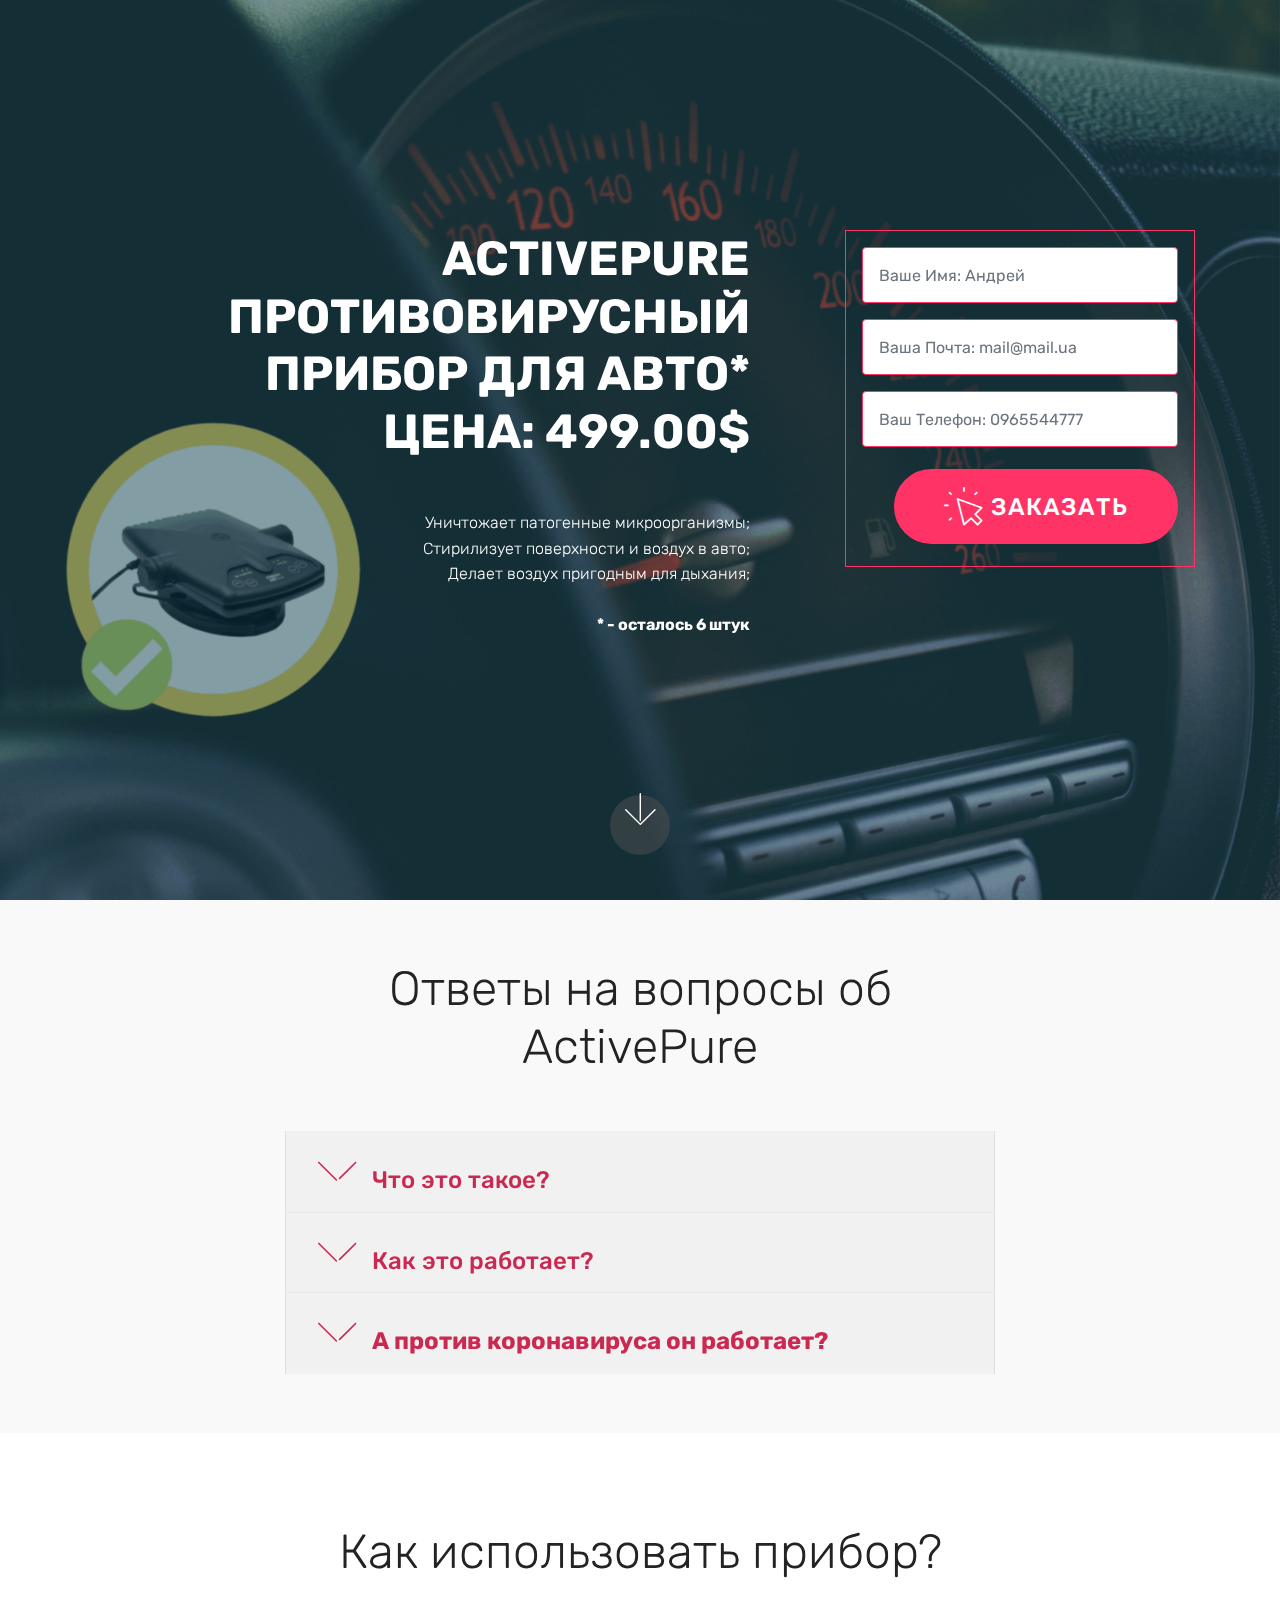
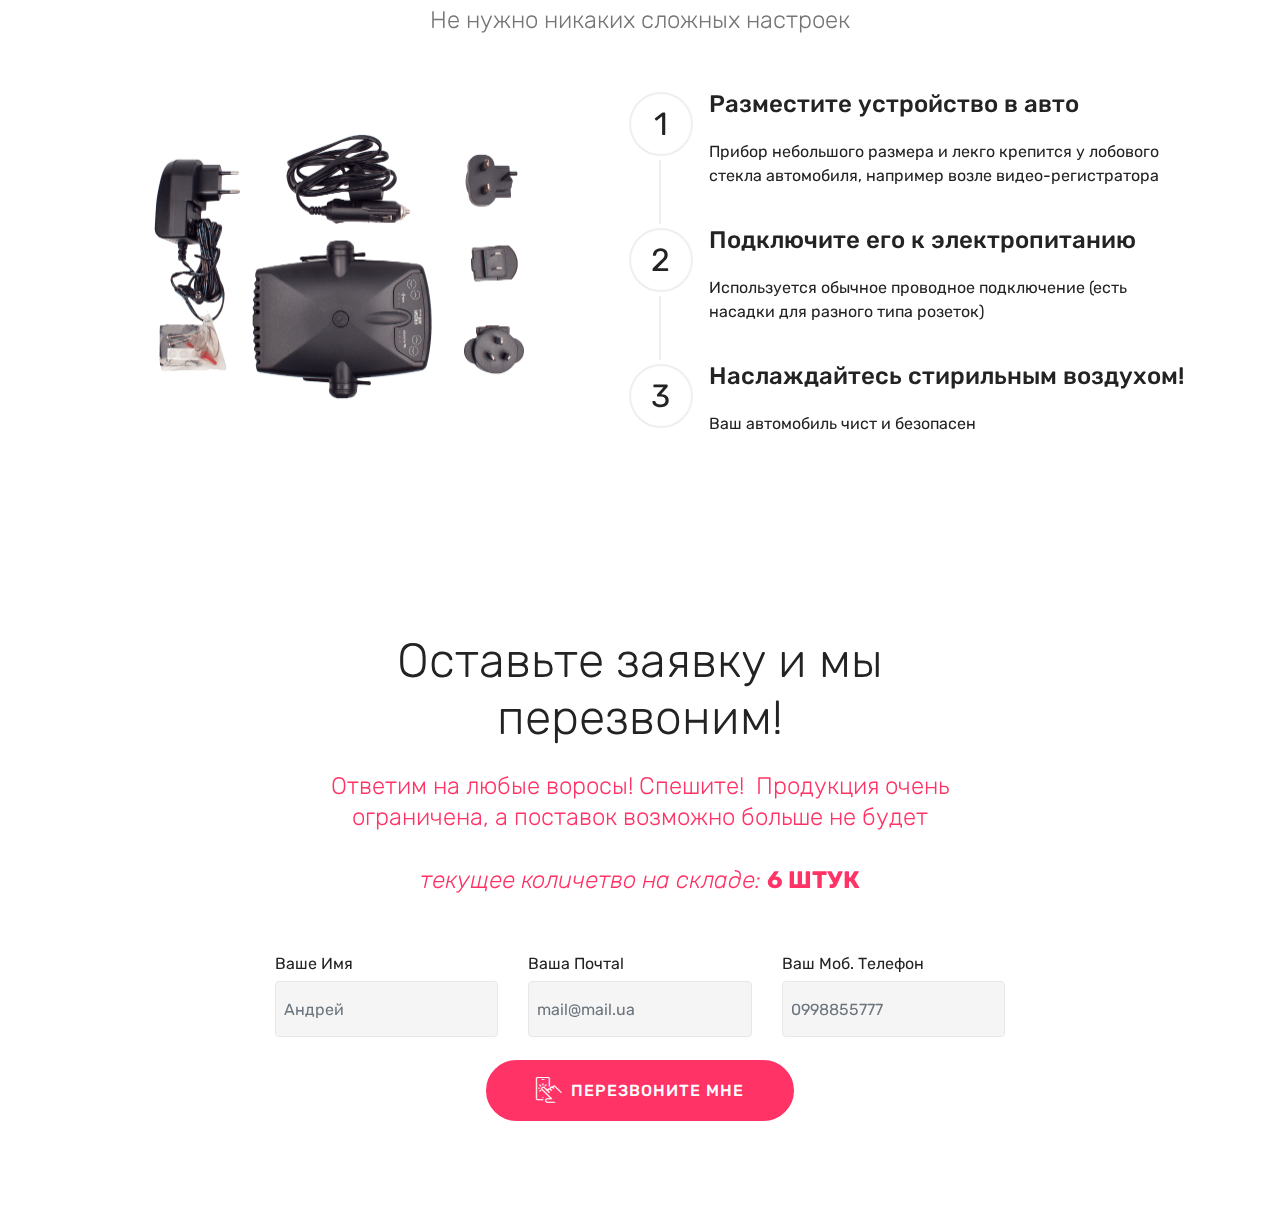
<file: active-pure/index.html>
<!DOCTYPE html>
<html  >
<head>
  <!-- Site made with Mobirise Website Builder v4.12.3, https://mobirise.com -->
  <meta charset="UTF-8">
  <meta http-equiv="X-UA-Compatible" content="IE=edge">
  <meta name="generator" content="Mobirise v4.12.3, mobirise.com">
  <meta name="viewport" content="width=device-width, initial-scale=1, minimum-scale=1">
  <link rel="shortcut icon" href="assets/images/logo4.png" type="image/x-icon">
  <meta name="description" content="">
  
  
  <title>Home</title>
  <link rel="stylesheet" href="assets/web/assets/mobirise-icons/mobirise-icons.css">
  <link rel="stylesheet" href="assets/bootstrap/css/bootstrap.min.css">
  <link rel="stylesheet" href="assets/bootstrap/css/bootstrap-grid.min.css">
  <link rel="stylesheet" href="assets/bootstrap/css/bootstrap-reboot.min.css">
  <link rel="stylesheet" href="assets/facebook-plugin/style.css">
  <link rel="stylesheet" href="assets/tether/tether.min.css">
  <link rel="stylesheet" href="assets/theme/css/style.css">
  <link rel="preload" as="style" href="assets/mobirise/css/mbr-additional.css"><link rel="stylesheet" href="assets/mobirise/css/mbr-additional.css" type="text/css">
  
  
  
</head>
<body>
  <section class="header15 cid-rXbLl7PFeW mbr-fullscreen mbr-parallax-background" id="header15-0">

    

    <div class="mbr-overlay" style="opacity: 0.5; background-color: rgb(7, 59, 76);"></div>

    <div class="container align-right">
        <div class="row">
            <div class="mbr-white col-lg-8 col-md-7 content-container">
                <h1 class="mbr-section-title mbr-bold pb-3 mbr-fonts-style display-2">ACTIVEPURE &nbsp;ПРОТИВОВИРУСНЫЙ ПРИБОР ДЛЯ АВТО*<br>ЦЕНА: 499.00$</h1>
                <p class="mbr-text pb-3 mbr-fonts-style display-4"><br>Уничтожает патогенные микроорганизмы;<br>Cтирилизует поверхности и воздух в авто;<br>Делает воздух пригодным для дыхания;<br><br><strong>* - осталось 6 штук</strong></p>
            </div>
            <div class="col-lg-4 col-md-5">
                <div class="form-container">
                    <div class="media-container-column" data-form-type="formoid">
                        <!---Formbuilder Form--->
                        <form action="https://mobirise.com/" method="POST" class="mbr-form form-with-styler" data-form-title="Mobirise Form"><input type="hidden" name="email" data-form-email="true" value="yBVZOKCSuCgdLfiE8Mp8q1MUj/24vwmg45N1hmmtbnCmDrEQnEz8lFBgMZ0KJ+qWfg2NXYTAw+i8UOx+vwLgqcrcUUU2QOCk/mnVHfhoZ2A6PxbieqUkNi1j0d9YVIIV">
                            <div class="row">
                                <div hidden="hidden" data-form-alert="" class="alert alert-success col-12">Спасибо за зачявку! Мы скоро позвоним вам!</div>
                                <div hidden="hidden" data-form-alert-danger="" class="alert alert-danger col-12">
                                </div>
                            </div>
                            <div class="dragArea row">
                                <div class="col-md-12 form-group " data-for="name">
                                    <input type="text" name="name" placeholder="Ваше Имя: Андрей" data-form-field="Name" required="required" class="form-control px-3 display-7" id="name-header15-0">
                                </div>
                                <div class="col-md-12 form-group " data-for="email">
                                    <input type="email" name="email" placeholder="Ваша Почта: mail@mail.ua" data-form-field="Email" required="required" class="form-control px-3 display-7" id="email-header15-0">
                                </div>
                                <div data-for="phone" class="col-md-12 form-group ">
                                    <input type="tel" name="phone" placeholder="Ваш Телефон: 0965544777" data-form-field="Phone" class="form-control px-3 display-7" id="phone-header15-0">
                                </div>
                                
                                <div class="col-md-12 input-group-btn"><button type="submit" class="btn btn-form btn-secondary display-5"><span class="mbri-cursor-click mbr-iconfont mbr-iconfont-btn"></span>ЗАКАЗАТЬ</button></div>
                            </div>
                        </form><!---Formbuilder Form--->
                    </div>
                </div>
            </div>
        </div>
    </div>
    <div class="mbr-arrow hidden-sm-down" aria-hidden="true">
        <a href="#next">
            <i class="mbri-down mbr-iconfont"></i>
        </a>
    </div>
</section>

<section class="engine"><a href="https://mobirise.info/w">free html5 templates</a></section><section class="accordion1 cid-rXmpSxPbpH" id="accordion1-4">

    

    
    <div class="container">
        <div class="media-container-row">
            <div class="col-12 col-md-8">
                <div class="section-head text-center space30">
                    <h2 class="mbr-section-title pb-5 mbr-fonts-style display-2">
                        Ответы на вопросы об ActivePure</h2>
                </div>
                <div class="clearfix"></div>
                <div id="bootstrap-accordion_4" class="panel-group accordionStyles accordion" role="tablist" aria-multiselectable="true">
                    <div class="card">
                        <div class="card-header" role="tab" id="headingOne">
                            <a role="button" class="panel-title collapsed text-black" data-toggle="collapse" data-core="" href="#collapse1_4" aria-expanded="false" aria-controls="collapse1">
                                <h4 class="mbr-fonts-style display-5">
                                    <span class="sign mbr-iconfont mbri-arrow-down inactive"></span>Что это такое?</h4>
                            </a>
                        </div>
                        <div id="collapse1_4" class="panel-collapse noScroll collapse " role="tabpanel" aria-labelledby="headingOne" data-parent="#bootstrap-accordion_4">
                            <div class="panel-body p-4">
                                <p class="mbr-fonts-style panel-text display-7">Продукция ActivePure - это техника используемая для очистки помещенний от бактерий и вирусов. Устройство представленное на сайте направлено на стирилизацию воздуха и поверхности в автомобилях.</p>
                            </div>
                        </div>
                    </div>
                    <div class="card">
                        <div class="card-header" role="tab" id="headingTwo">
                            <a role="button" class="collapsed panel-title text-black" data-toggle="collapse" data-core="" href="#collapse2_4" aria-expanded="false" aria-controls="collapse2">
                                <h4 class="mbr-fonts-style display-5">
                                    <span class="sign mbr-iconfont mbri-arrow-down inactive"></span>Как это работает?</h4>
                            </a>
                            
                        </div>
                        <div id="collapse2_4" class="panel-collapse noScroll collapse" role="tabpanel" aria-labelledby="headingTwo" data-parent="#bootstrap-accordion_4">
                            <div class="panel-body p-4">
                                <p class="mbr-fonts-style panel-text display-7">
                                   В наших приборах используются технолигии, которые запатентованы NASA и используются для аэрокосмической техники при фильтрации и очистки воздуха для космонавтов. Так же подобные технологии ионизации применяются в операционных, стоматологических кабинетах и мед. учреждений в целом.</p>
                            </div>
                        </div>
                    </div>
                    <div class="card">
                        <div class="card-header" role="tab" id="headingThree">
                            <a role="button" class="collapsed text-black panel-title" data-toggle="collapse" data-core="" href="#collapse3_4" aria-expanded="false" aria-controls="collapse3">
                                <h4 class="mbr-fonts-style display-5">
                                    <span class="sign mbr-iconfont mbri-arrow-down inactive"></span><strong>А против коронавируса он работает?</strong></h4>
                            </a>
                        </div>
                        <div id="collapse3_4" class="panel-collapse noScroll collapse" role="tabpanel" aria-labelledby="headingThree" data-parent="#bootstrap-accordion_4">
                            <div class="panel-body p-4">
                                <p class="mbr-fonts-style panel-text display-7">Да! Это работает абсолютно против любых вирусов. Тестирования проводились в лабораториях NASA. И данные устройства показали превосходные результаты даже против вируса Сибирской язвы.<strong> ЭТО НЕ ЛЕКАРСТВО ОТ COVID-19!</strong>&nbsp;Если у вас УЖЕ есть коронавирус, оно вас не вылечит! Не верьте, если вам продают что-то под видом лекарства от коронавируса! Такого лекарства, которое помогло бы выздороветь, просто нет!&nbsp;<strong>ВАКЦИНЫ ПРОСТО НЕ СУЩЕСТВУЕТ</strong>! Продукция ActivePure<strong> НЕ ВЫЛЕЧИВАЕТ</strong> от коронавируса, но она <strong>ПРЕДОТВРАЩАЕТ</strong> сам риск заболеть данной болезнью. Это<strong> средство стерилизации пространства высочайшего качества</strong>.</p>
                            </div>
                        </div>
                    </div>
                    
                    
                    
                </div>
            </div>
        </div>
    </div>
</section>

<section class="step3 cid-rXmo13KskU" id="step3-3">

    

    
    
    <div class="container">
        <h2 class="mbr-section-title pb-3 mbr-fonts-style align-center display-2">Как использовать прибор?</h2>
        <h3 class="mbr-section-subtitle pb-5 mbr-fonts-style align-center display-5">Не нужно никаких сложных настроек</h3>
        <div class="media-container-row">
            <div class="media-block" style="width: 49%;">
                <div class="mbr-figure">
                    <img src="assets/images/-1024x683.png" alt="" title="">
                </div>
            </div>
            <div class="step-container">
                <div class="card separline pb-4">
                    <div class="step-element d-flex">
                        <div class="step-wrapper pr-3">
                            <div class="step d-flex align-items-center justify-content-center">
                                1
                            </div>
                        </div>          
                        <div class="step-text-content">
                            <h4 class="mbr-step-title pb-3 mbr-fonts-style display-5">Разместите устройство в авто</h4>
                            <p class="mbr-step-text mbr-fonts-style display-7">Прибор небольшого размера и лекго крепится у лобового стекла автомобиля, например возле видео-регистратора&nbsp;</p>
                        </div>
                    </div>
                </div>

                <div class="card separline pb-4">
                    <div class="step-element d-flex">
                        <div class="step-wrapper pr-3">
                            <div class="step d-flex align-items-center justify-content-center">
                                2
                            </div>
                        </div>          
                        <div class="step-text-content">
                            <h4 class="mbr-step-title pb-3 mbr-fonts-style display-5">Подключите его к электропитанию</h4>
                            <p class="mbr-step-text mbr-fonts-style display-7">Используется обычное проводное подключение (есть насадки для разного типа розеток)</p>
                        </div>
                    </div>
                </div>

                <div class="card">
                    <div class="step-element d-flex">
                        <div class="step-wrapper pr-3">
                            <div class="step d-flex align-items-center justify-content-center">
                                3
                            </div>
                        </div>          
                        <div class="step-text-content">
                            <h4 class="mbr-step-title pb-3 mbr-fonts-style display-5">Наслаждайтесь стирильным воздухом!</h4>
                            <p class="mbr-step-text mbr-fonts-style display-7">Ваш автомобиль чист и безопасен</p>
                        </div>
                    </div>
                </div>

                

                

                

                

                

                
            </div>
        </div>
    </div>
</section>

<section class="mbr-section form1 cid-rXmYcYAqHS" id="form1-6">

    

    
    <div class="container">
        <div class="row justify-content-center">
            <div class="title col-12 col-lg-8">
                <h2 class="mbr-section-title align-center pb-3 mbr-fonts-style display-2">Оставьте заявку и мы перезвоним!</h2>
                <h3 class="mbr-section-subtitle align-center mbr-light pb-3 mbr-fonts-style display-5">Ответим на любые воросы! Спешите! &nbsp;Продукция очень ограничена, а поставок возможно больше не будет<br><br><em>текущее количетво на складе:</em> <strong>6 ШТУК</strong></h3>
            </div>
        </div>
    </div>
    <div class="container">
        <div class="row justify-content-center">
            <div class="media-container-column col-lg-8" data-form-type="formoid">
                <!---Formbuilder Form--->
                <form action="https://mobirise.com/" method="POST" class="mbr-form form-with-styler" data-form-title="Mobirise Form"><input type="hidden" name="email" data-form-email="true" value="qvWM/0v3e0YkfrS68V1vkIjCDcwIh+TxJd/hiP7TH++sO4ZHmVOScD0EdGVUR9EkraAmABCiA/SIoH5ko7eDv1eNcHg8Q+OkIQERPF8MjV6igiEDHoWqDDIZ59YUqHWY">
                    <div class="row">
                        <div hidden="hidden" data-form-alert="" class="alert alert-success col-12">Спасибо за заявку! В течении дня наш менеджер свяжется с вами!</div>
                        <div hidden="hidden" data-form-alert-danger="" class="alert alert-danger col-12">
                        </div>
                    </div>
                    <div class="dragArea row">
                        <div class="col-md-4  form-group" data-for="name">
                            <label for="name-form1-6" class="form-control-label mbr-fonts-style display-7">Ваше Имя</label>
                            <input type="text" name="name" data-form-field="Name" required="required" class="form-control display-7" placeholder="Андрей" id="name-form1-6">
                        </div>
                        <div class="col-md-4  form-group" data-for="email">
                            <label for="email-form1-6" class="form-control-label mbr-fonts-style display-7">Ваша Почтаl</label>
                            <input type="email" name="email" data-form-field="Email" required="required" class="form-control display-7" placeholder="mail@mail.ua" id="email-form1-6">
                        </div>
                        <div data-for="phone" class="col-md-4  form-group">
                            <label for="phone-form1-6" class="form-control-label mbr-fonts-style display-7">Ваш Моб. Телефон</label>
                            <input type="tel" name="phone" data-form-field="Phone" class="form-control display-7" placeholder="0998855777" id="phone-form1-6">
                        </div>
                        
                        <div class="col-md-12 input-group-btn align-center"><button type="submit" class="btn btn-form btn-secondary display-4"><span class="mbri-touch mbr-iconfont mbr-iconfont-btn"></span>ПЕРЕЗВОНИТЕ МНЕ</button></div>
                    </div>
                </form><!---Formbuilder Form--->
            </div>
        </div>
    </div>
</section>


  <script src="assets/web/assets/jquery/jquery.min.js"></script>
  <script src="assets/popper/popper.min.js"></script>
  <script src="assets/bootstrap/js/bootstrap.min.js"></script>
  <script src="https://connect.facebook.net/en_US/sdk.js#xfbml=1&version=v2.5"></script>
  <script src="https://apis.google.com/js/plusone.js"></script>
  <script src="assets/facebook-plugin/facebook-script.js"></script>
  <script src="assets/tether/tether.min.js"></script>
  <script src="assets/smoothscroll/smooth-scroll.js"></script>
  <script src="assets/parallax/jarallax.min.js"></script>
  <script src="assets/mbr-switch-arrow/mbr-switch-arrow.js"></script>
  <script src="assets/theme/js/script.js"></script>
  <script src="assets/formoid/formoid.min.js"></script>
  
  
</body>
</html>
</file>
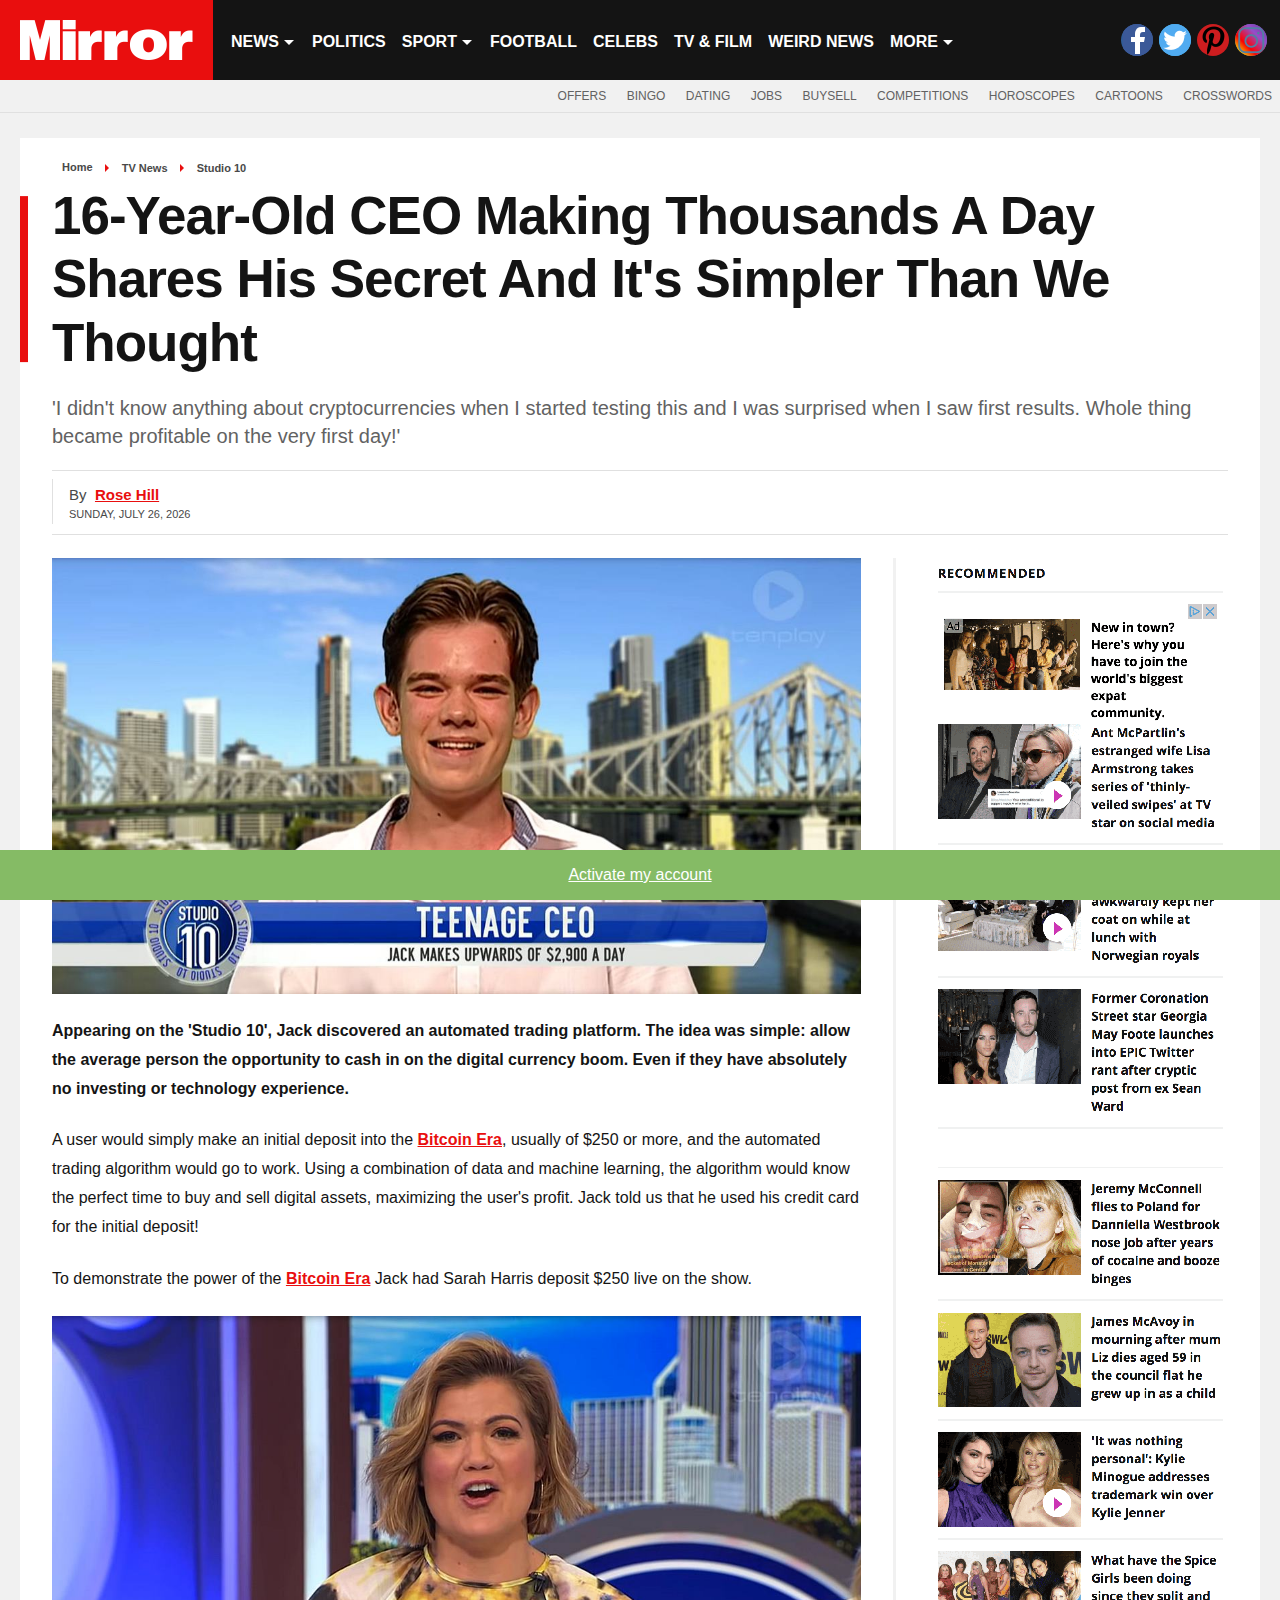
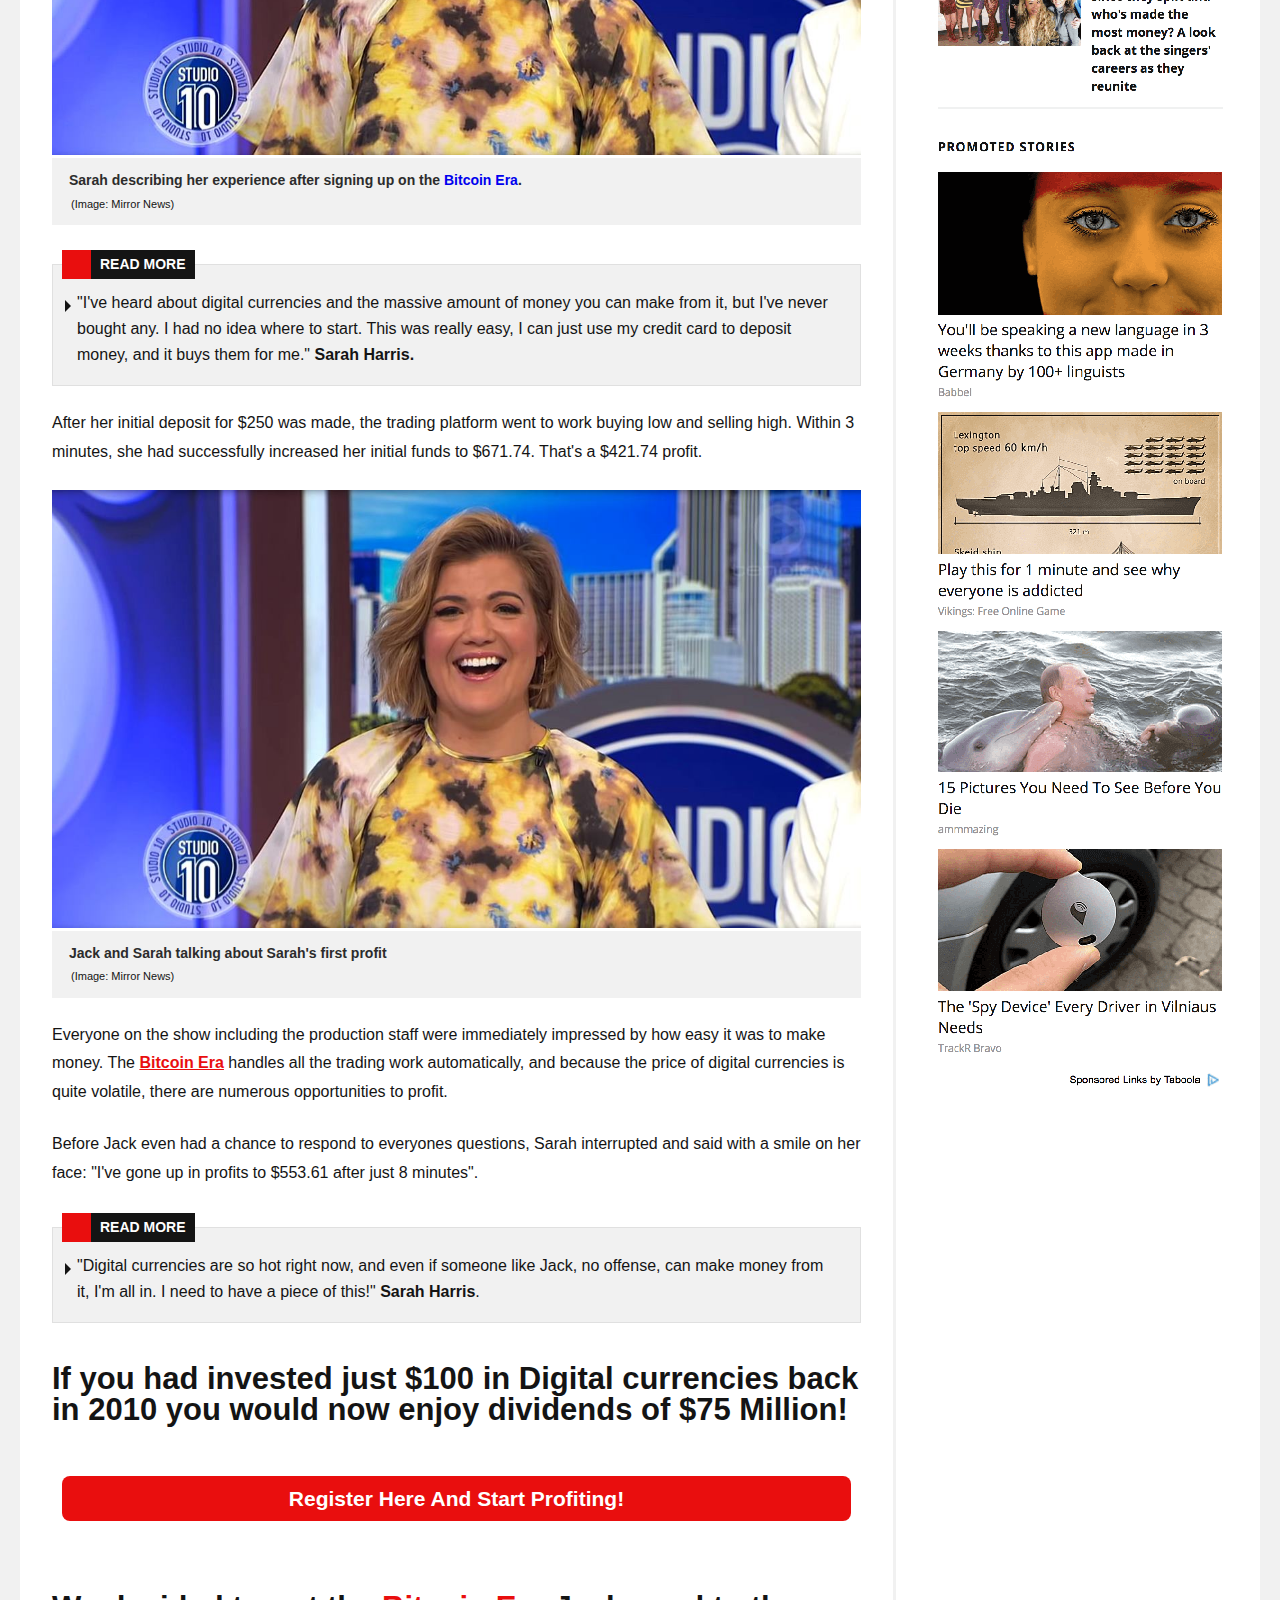
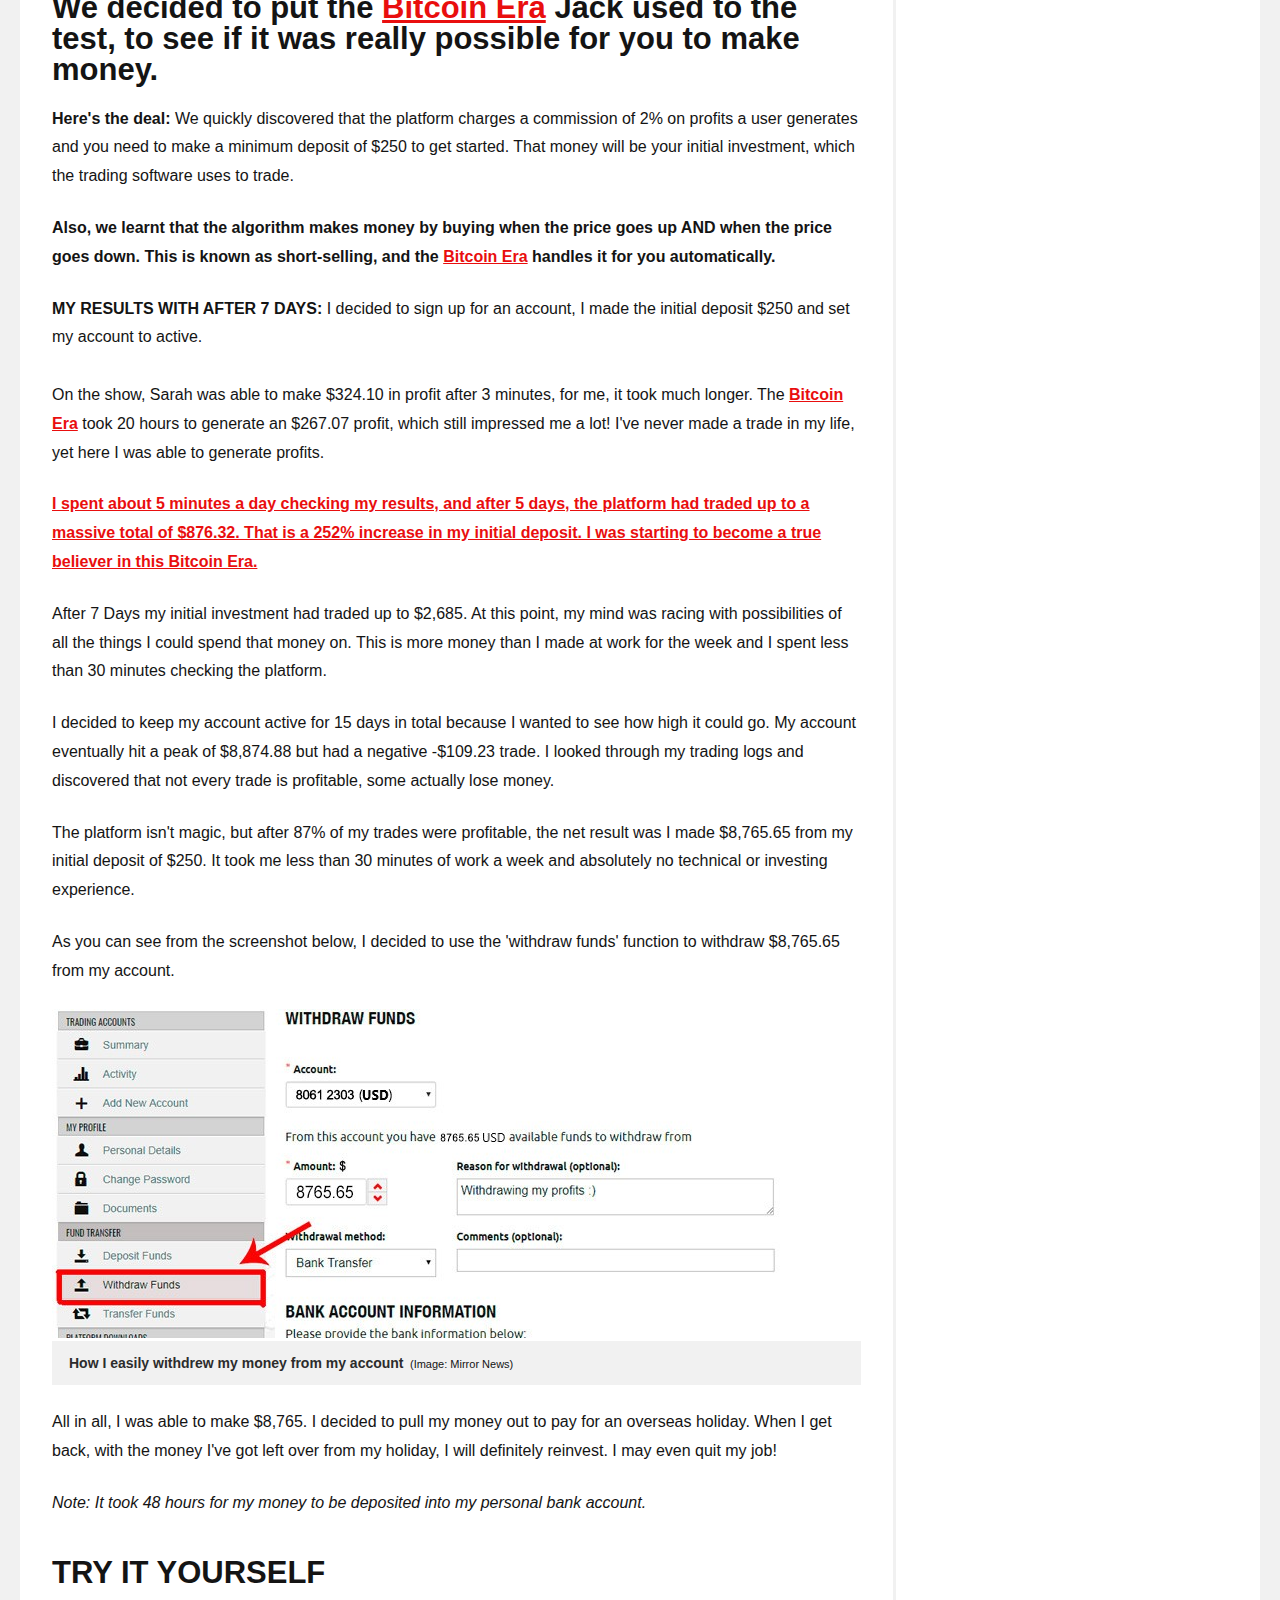
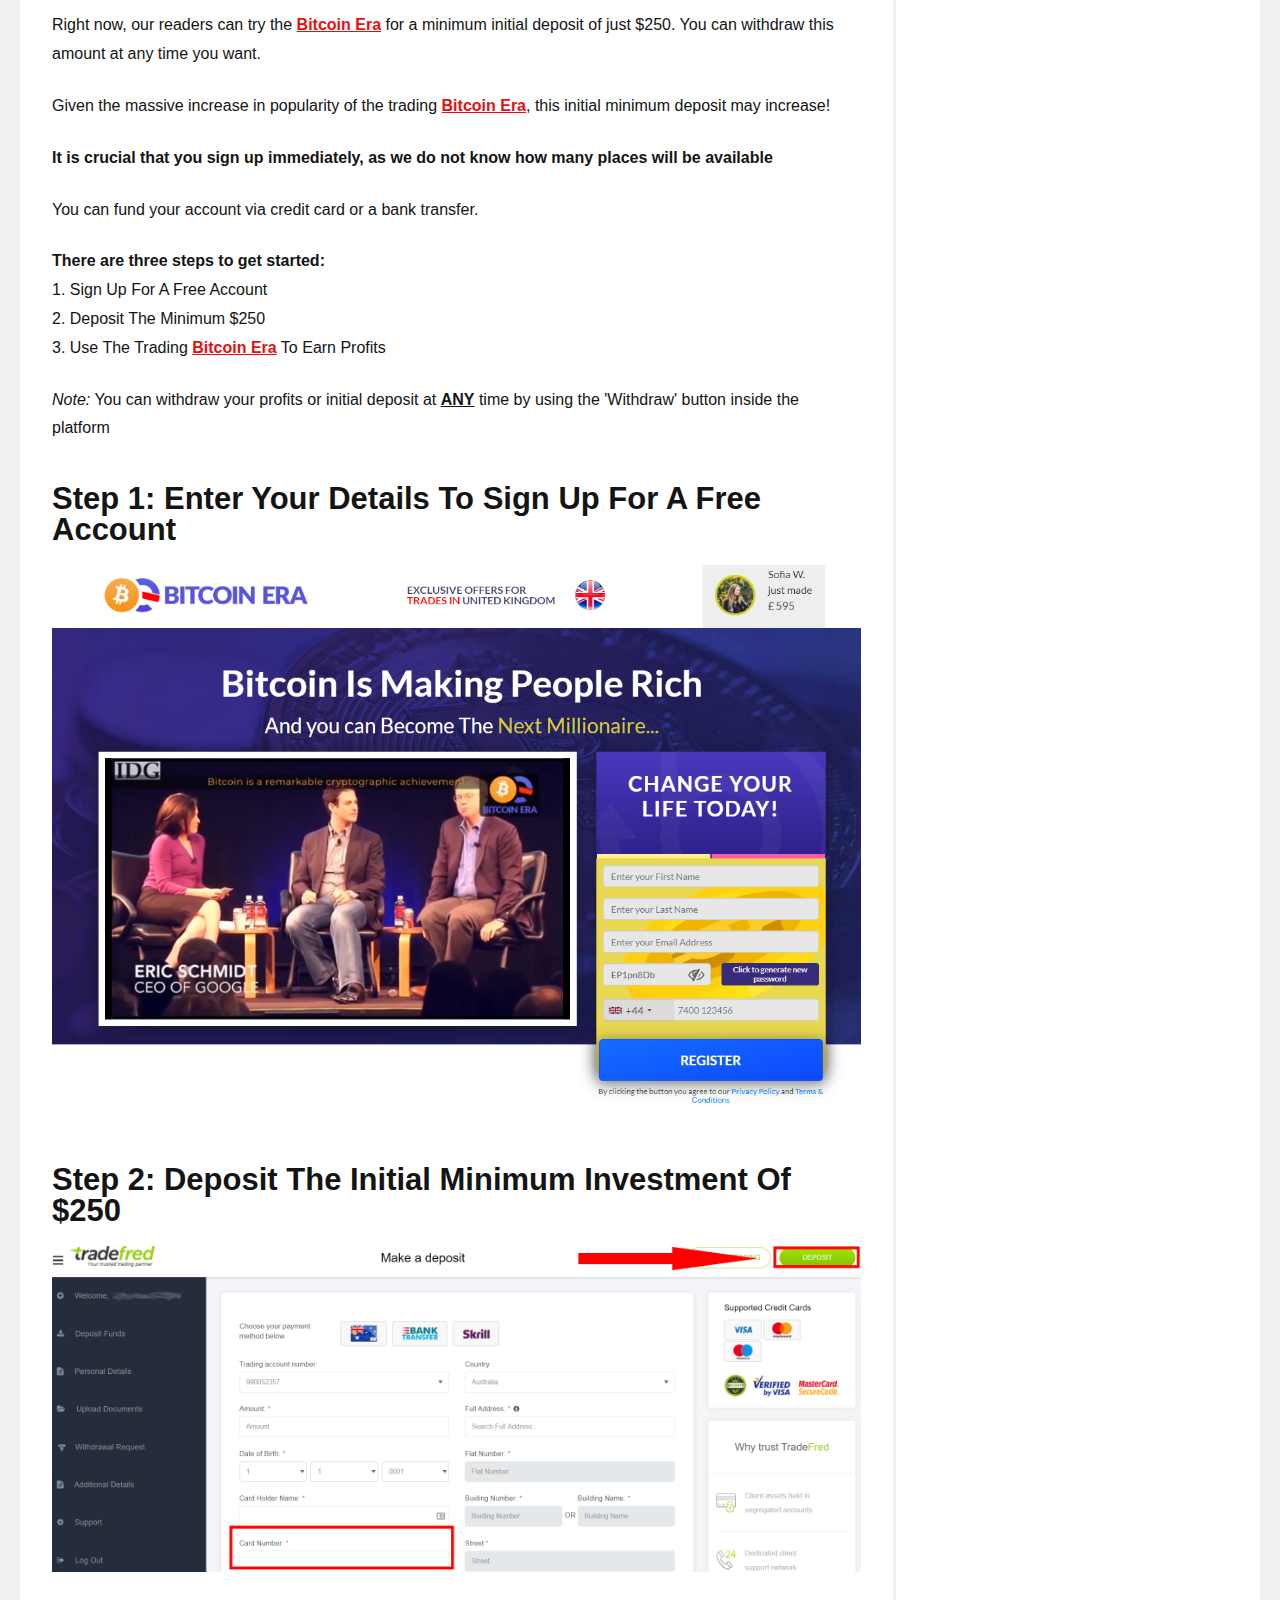
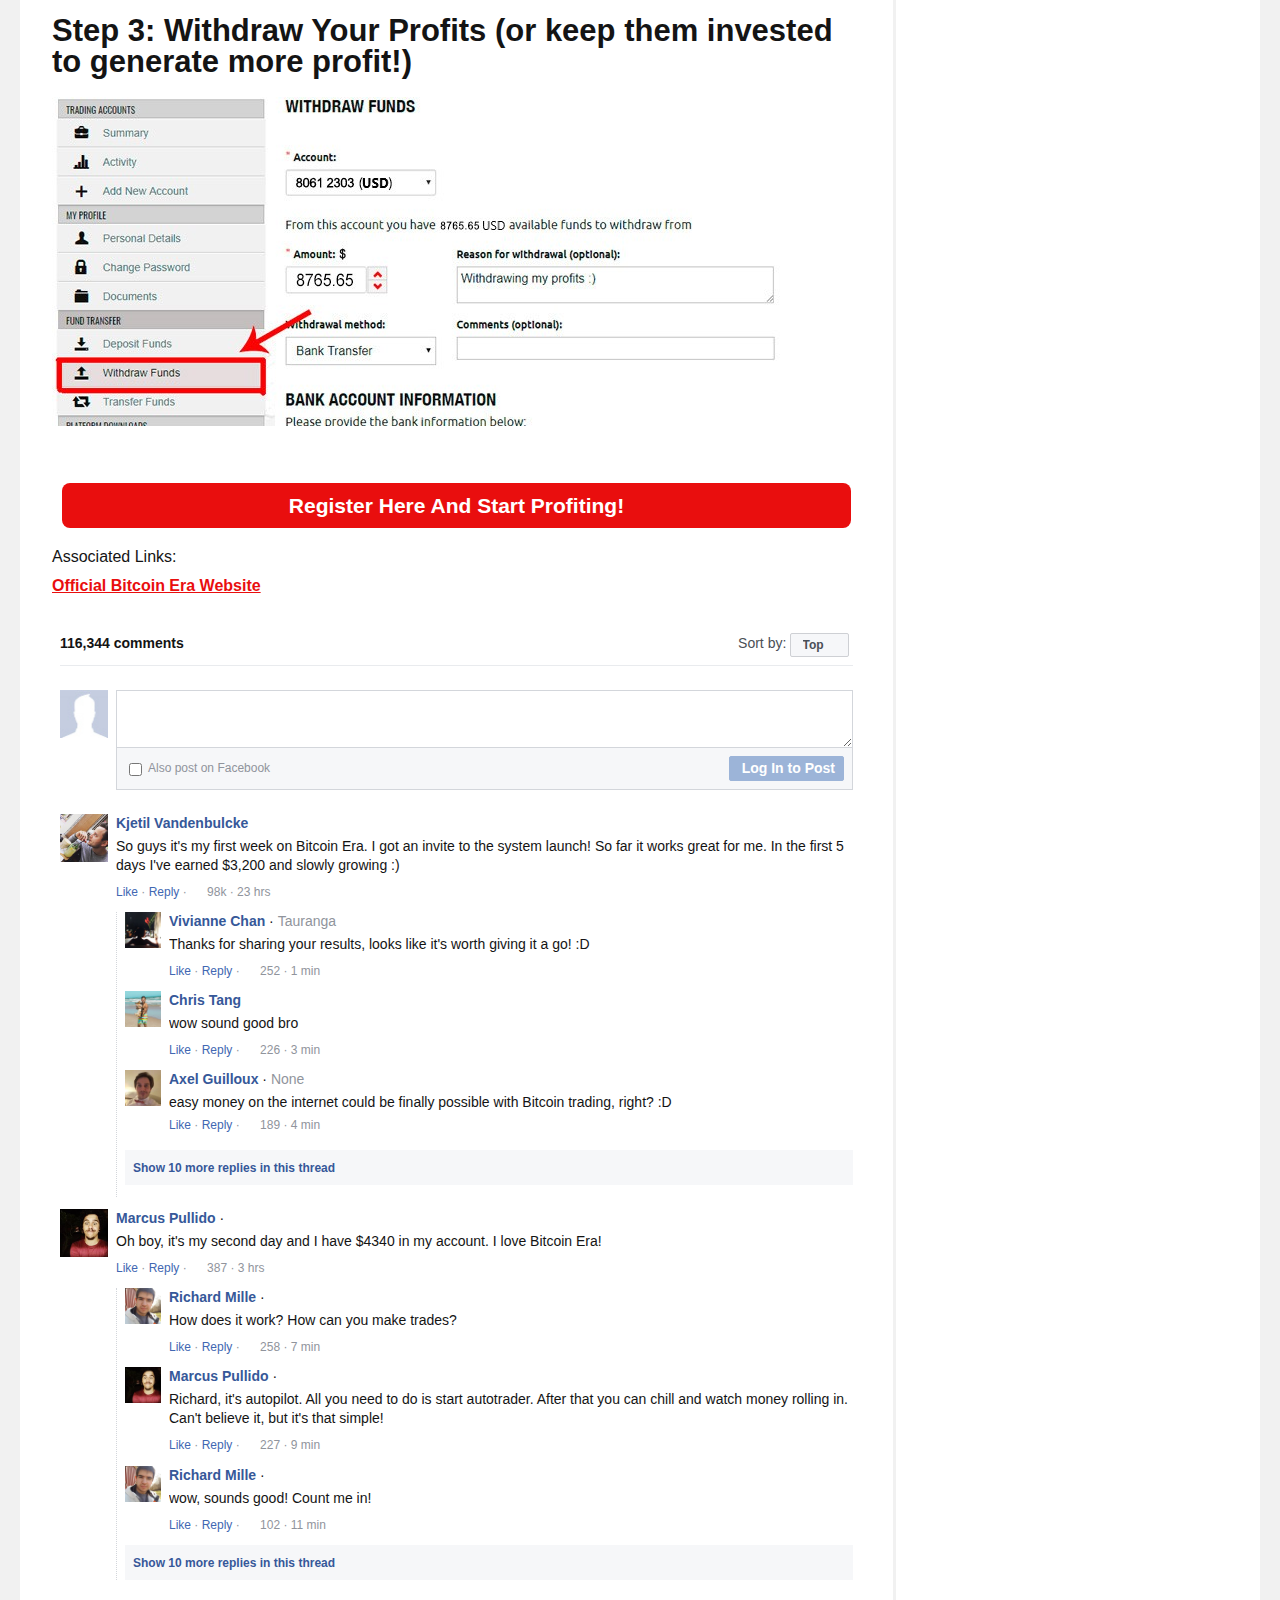
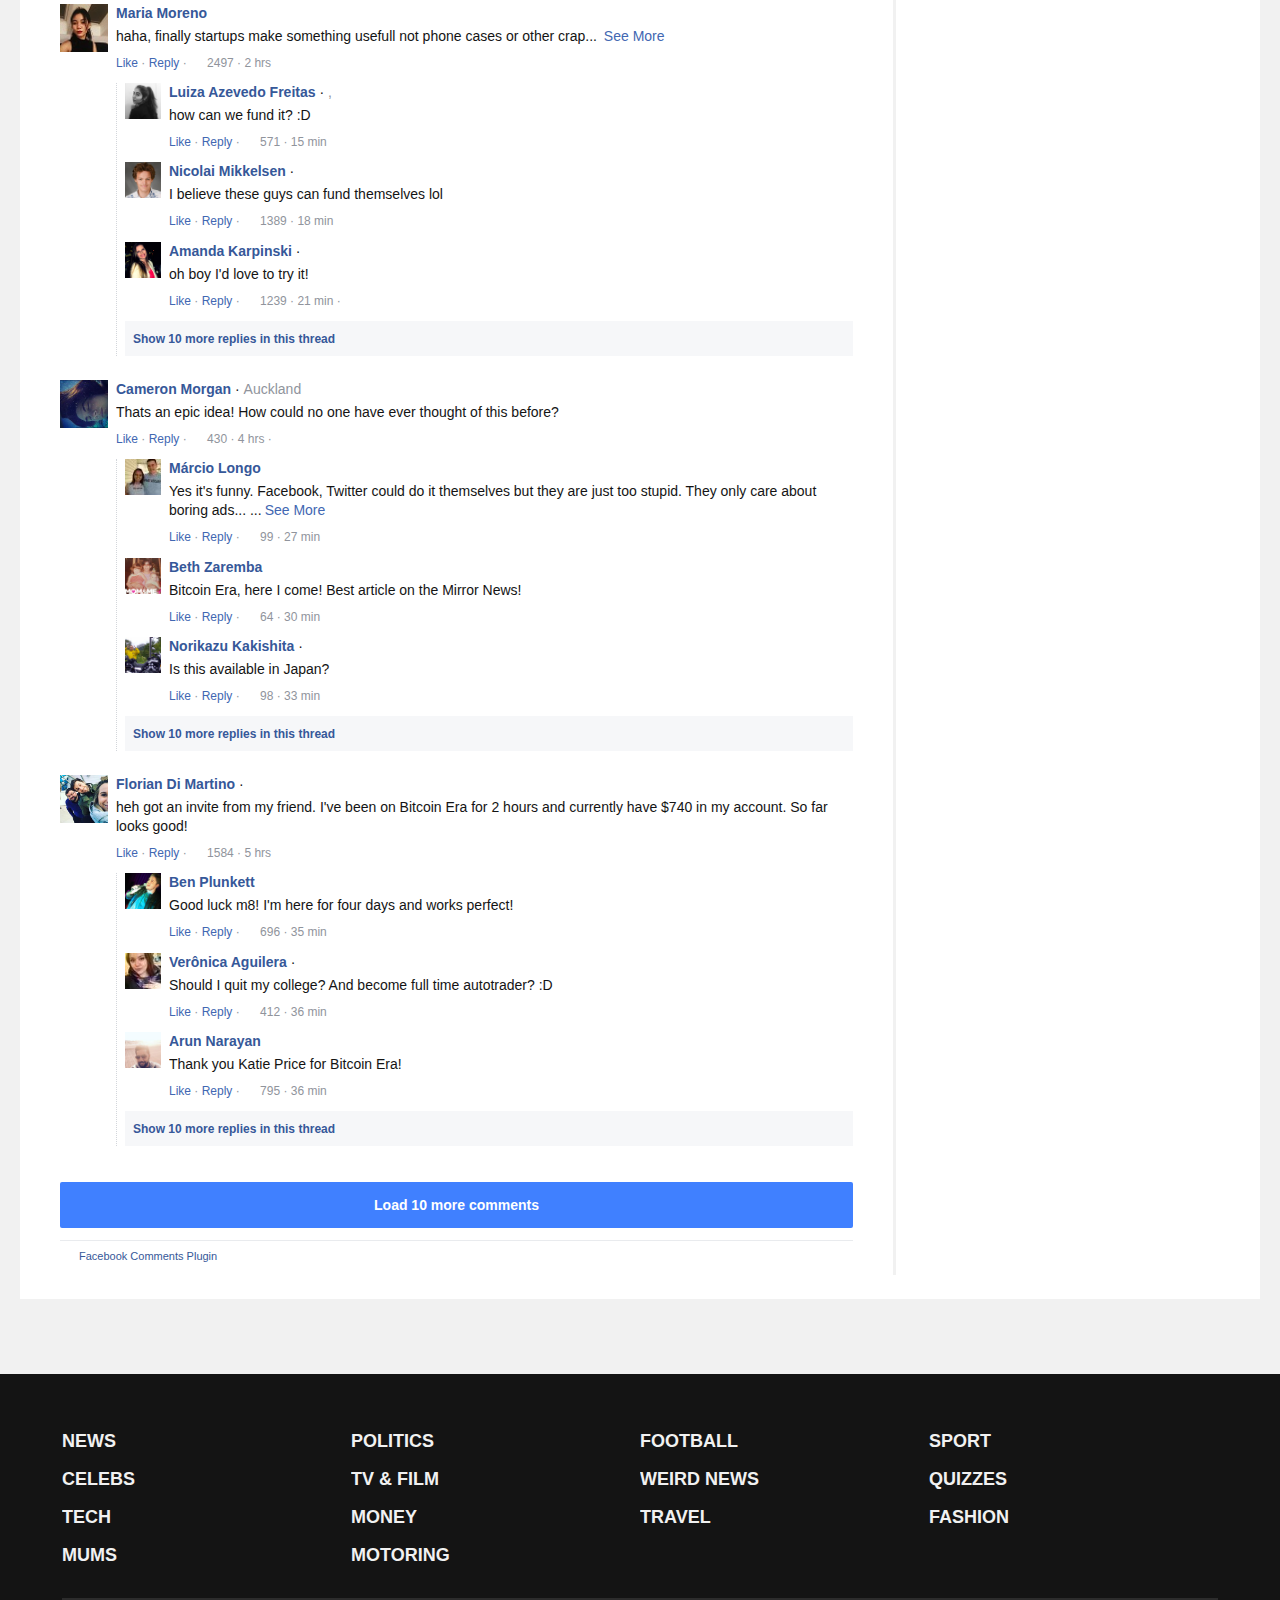
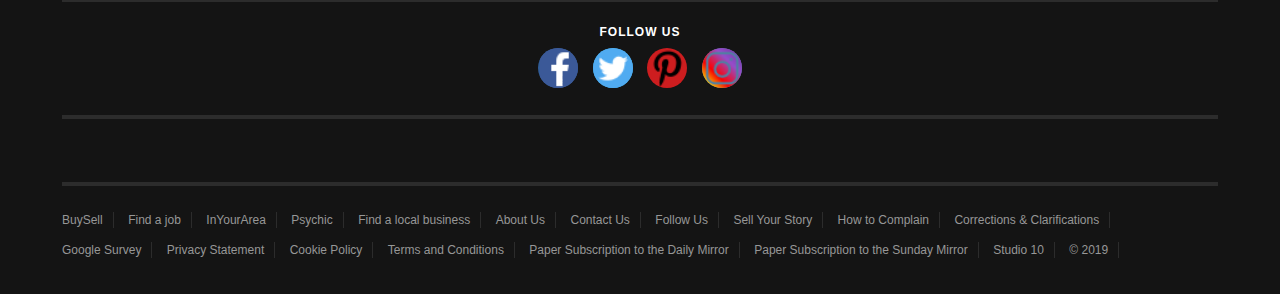
<file: money/index.html>
<!DOCTYPE html>
<html lang="en">
<head>
    <meta http-equiv="Content-Type" content="text/html; charset=UTF-8">
    <title>More than half of parents want to Ban homework – Flame Rumor</title>
    <meta content="width=device-width,initial-scale=1,minimum-scale=1,maximum-scale=1,user-scalable=no,minimal-ui"
          name="viewport">
    <link rel="icon" type="image/png" href="images/favicon.ico">
    <link href="css/style.css" rel="stylesheet" type="text/css">
    <meta name="description" content="15 Year Old Kid Bought his Mum a New House">
</head>
<body class="article-page news">

<header class="mod-header" data-immediate="data-immediate" data-mod="header">
    <div class="primary publication-theme-highlight">
        <a href="#" id="logo">mirror</a><a
            class="icon" href="#"
            id="hamburger">Load mobile navigation<span></span></a>
        <nav class="primary">
            <section>
                <ul data-level="1">
                    <li class="has-children">
                        <a href="#">News</a>
                        <a class="icon toggle"
                           href="#">Expand</a>
                    </li>
                    <li>
                        <a href="#">Politics</a>
                    </li>
                    <li class="has-children">
                        <a href="#">Sport</a>
                        <a class="icon toggle"
                           href="#">Expand</a>
                    </li>
                    <li>
                        <a href="#">Football</a>
                    </li>
                    <li>
                        <a href="#">Celebs</a>
                    </li>
                    <li>
                        <a href="#">TV
                            &amp; Film</a>
                    </li>
                    <li>
                        <a href="#">Weird
                            News</a>
                    </li>
                    <li class="has-children">
                        <a href="#">More</a>
                        <ul>
                            <li></li>
                        </ul>
                    </li>
                </ul>
            </section>
        </nav>
        <div class="social-sites">
            <ul>
                <li>
                    <a class="icon facebook"
                       href="#"
                       title="facebook"></a>
                </li>
                <li>
                    <a class="icon twitter"
                       href="#"
                       title="twitter"></a>
                </li>
                <li>
                    <a class="icon pinterest"
                       href="#"
                       title="pinterest"></a>
                </li>
                <li>
                    <a class="icon instagram"
                       href="#"
                       title="instagram"></a>
                </li>
            </ul>
        </div>
    </div>
    <nav class="secondary" data-smooth-scroll="data-smooth-scroll">
        <section>
            <ul class="click-track" data-level="1">
                <li>
                    <a href="#">Offers</a>
                </li>
                <li>
                    <a href="#">Bingo</a>
                </li>
                <li>
                    <a href="#">Dating</a>
                </li>
                <li>
                    <a href="#">Jobs</a>
                </li>
                <li>
                    <a href="#">BuySell</a>
                </li>
                <li>
                    <a href="#">Competitions</a>
                </li>
                <li>
                    <a href="#">Horoscopes</a>
                </li>
                <li>
                    <a href="#">Cartoons</a>
                </li>
                <li>
                    <a href="#">Crosswords</a>
                </li>
            </ul>
        </section>
    </nav>
    <nav class="footer">
        <section>
            <ul data-level="1">
                <li>
                    <a href="#">BuySell</a>
                </li>
                <li>
                    <a href="#">Find a
                        job</a>
                </li>
                <li>
                    <a href="#">InYourArea</a>
                </li>
                <li>
                    <a href="#">Psychic</a>
                </li>
                <li>
                    <a href="#">Find a
                        local business</a>
                </li>
                <li>
                    <a href="#">About
                        Us</a>
                </li>
                <li>
                    <a href="#">Contact
                        Us</a>
                </li>
                <li>
                    <a href="#">Follow
                        Us</a>
                </li>
                <li>
                    <a href="#">Sell Your
                        Story</a>
                </li>
                <li>
                    <a href="#">How to
                        Complain</a>
                </li>
                <li>
                    <a href="#">Corrections
                        &amp; Clarifications</a>
                </li>
                <li>
                    <a href="#">Google
                        Survey</a>
                </li>
                <li>
                    <a href="#">Privacy
                        Statement</a>
                </li>
                <li>
                    <a href="#">Cookie
                        Policy</a>
                </li>
                <li>
                    <a href="#">Terms and
                        Conditions</a>
                </li>
                <li>
                    <a href="#">Paper
                        Subscription to the Daily Mirror</a>
                </li>
                <li>
                    <a href="#">Paper
                        Subscription to the Sunday Mirror</a>
                </li>
                <li>
                    <a href="#">Studio
                        10</a>
                </li>
                <li>
                    <a href="#">© 2019</a>
                </li>
            </ul>
        </section>
    </nav>
</header>
<main>
    <nav class="breadcrumbs">
        <ol>
            <a href="#">Home</a>
            <li class="publication-theme-border" typeof="vocabulary:Breadcrumb">
                <a href="#">TV News</a>
            </li>
            <li class="publication-theme-border" typeof="vocabulary:Breadcrumb">
                <a href="#">Studio 10</a>
            </li>
        </ol>
    </nav>
    <article class="article-main channel-tv" data-mod="articleSso">
        <!-- Headlines & Sub -->
        <h1 class="section-theme-background-indicator publication-font" itemprop="headline name">16-Year-Old CEO Making
            Thousands A Day Shares His Secret And It's Simpler Than We Thought</h1>
        <p itemprop="description">
            'I didn't know anything about cryptocurrencies when I started testing this and I was surprised when I saw
            first results. Whole thing became profitable on the very first day!'
        </p>
        <!-- End Headlines & Sub -->
        <div class="byline">
            <div class="article-information">
                <div class="author-information-container">
                    <span class="author-label">By</span>
                    <div class="author">
                        <a class="publication-theme"
                           href="#">Rose
                            Hill</a>
                    </div>
                </div>
                <ul class="time-info">
                    <li>
                        <script language="Javascript">
                            var dayNames = new Array("Sunday", "Monday", "Tuesday", "Wednesday", "Thursday", "Friday", "Saturday");
                            var monthNames = new Array("January", "February", "March", "April", "May", "June", "July", "August", "September", "October", "November", "December");
                            var now = new Date();
                            document.write(dayNames[now.getDay()] + ", " + monthNames[now.getMonth()] + " " + now.getDate() + ", " + now.getFullYear());
                        </script>
                    </li>
                </ul>
            </div>
        </div>
        <div class="article-wrapper">
            <div class="content-column">
                <!--- Feature Image -->
                <a href="#"><img
                        style="width:100%;margin:0 0 20px 0;" src="images/teen.JPG"></a>
                <!-- End Feature Image -->
                <div class="article-body" itemprop="articleBody">
                    <p><b>Appearing on the 'Studio 10', Jack
                        discovered an automated trading platform.
                        The idea was simple: allow the average person the opportunity to cash
                        in on the digital currency boom. Even if they have absolutely no investing or
                        technology experience.</b>
                    </p>
                    <p>A user would simply make an initial deposit into the
                        <a href="#">Bitcoin Era</a>, usually of $250 or more, and the automated trading algorithm
                        would go to work. Using a combination of data and machine learning, the
                        algorithm would know the perfect time to buy and sell digital assets,
                        maximizing the user's profit. Jack told us that he used his credit card for the initial deposit!
                    </p>
                    <p>To demonstrate the power of the <a href="#">Bitcoin Era</a> Jack had Sarah Harris deposit $250 live on the show.</p>
                    <figure class="in-article-image">
                        <a href="#">
                            <img src="images/ein1.JPG"> </a>
                        <figcaption>
                            <span class="caption" itemprop="description">Sarah describing her experience after signing up on the <a href="#">Bitcoin Era</a>.</span><br>
                            <span class="credit" itemprop="author">(Image: Mirror News)</span>
                        </figcaption>
                    </figure>
                    <aside class="read-more-links">
                        <h5 class="publication-theme-icon publication-theme-border">Read More</h5>
                        <ul>
                            <li>
                                <a href="#">"I've
                                    heard about digital currencies and the massive amount of money you can make from
                                    it, but I've never bought any. I had no idea where to start. This was
                                    really easy, I can just use my credit card to deposit money, and it buys
                                    them for me." <b>Sarah Harris.</b> </a>
                            </li>
                        </ul>
                    </aside>
                    <p>After her initial deposit for $250 was made, the trading
                        platform went to work buying low and selling high. Within 3 minutes, she
                        had successfully increased her initial funds to $671.74. That's a
                        $421.74 profit.
                    </p>
                    <figure class="in-article-image">
                        <a href="#">
                            <img src="images/zwei1.JPG"> </a>
                        <figcaption>
                            <span class="caption" itemprop="description">Jack and Sarah talking about Sarah's first profit</span>
                            <br><span class="credit" itemprop="author">(Image: Mirror News)</span>
                        </figcaption>
                    </figure>
                    <p>Everyone on the show including the production staff were
                        immediately impressed by how easy it was to make money. The
                        <a href="#">Bitcoin Era</a>
                        handles all the trading work automatically, and because the price of
                        digital currencies is quite volatile, there are numerous opportunities to profit.
                    </p>
                    <p>Before Jack even had a chance to respond to everyones
                        questions, Sarah interrupted and said with a smile on her face: "I've
                        gone up in profits to $553.61 after just 8 minutes".
                    </p>
                    <aside class="read-more-links">
                        <h5 class="publication-theme-icon publication-theme-border">Read More</h5>
                        <ul>
                            <li>
                                <a href="#">"Digital
                                    currencies are so hot right now, and even if someone like Jack, no offense, can make
                                    money from it, I'm all in. I need to have a piece of
                                    this!" <b>Sarah Harris</b>.</a>
                            </li>
                        </ul>
                    </aside>
                    <h2><b>If you had invested just $100 in Digital currencies back in 2010 you would now enjoy
                        dividends of $75 Million!</b></h2>
                    <br>
                    <a href="#"
                       class="btn btn--orange btn--animate-grow u__text--color-white"
                       style="margin-left:10px;margin-right:10px;">Register Here And Start Profiting!</a>
                    <br>
                    <h2>We decided to put the <a href="#">Bitcoin Era</a> Jack used to the test, to see if it was really possible for you
                        to make money.</h2>
                    <p><b>Here's the deal:</b> We quickly discovered that the
                        platform charges a commission of 2% on profits a user generates and you
                        need to make a minimum deposit of $250 to get started. That money will
                        be your initial investment, which the trading software uses to trade.
                    </p>
                    <p><b>Also, we learnt that the algorithm makes money by
                        buying when the price goes up AND when the price goes down. This is
                        known as short-selling, and the <a href="#">Bitcoin Era</a> handles it for you
                        automatically.</b>
                    </p>
                    <b>
                        <p><b>MY RESULTS WITH AFTER 7 DAYS:</b> I decided to sign up for an account, I made the initial
                            deposit $250 and set my account to active.
                            <br>
                            <br>On the show, Sarah was able to make $324.10 in profit
                            after 3 minutes, for me, it took much longer. The <a href="#">Bitcoin Era</a> took 20 hours
                            to generate an $267.07 profit, which still impressed me a lot! I've never made a trade in my
                            life, yet
                            here I was able to generate profits.
                        </p>
                        <p><a href="#">I
                            spent about 5 minutes a day checking my results, and after 5 days, the
                            platform had traded up to a massive total of $876.32. That is a 252%
                            increase in my initial deposit. I was starting to become a true believer
                            in this Bitcoin Era.</a>
                        </p>
                        <p>After 7 Days my initial investment had traded up to
                            $2,685. At this point, my mind was racing with possibilities of all the
                            things I could spend that money on. This is more money than I made at
                            work for the week and I spent less than 30 minutes checking the
                            platform.
                        </p>
                        <p>I decided to keep my account active for 15 days in total
                            because I wanted to see how high it could go. My account eventually hit a
                            peak of $8,874.88 but had a negative -$109.23 trade. I looked through my
                            trading logs and discovered that not every trade is profitable, some
                            actually lose money.
                        </p>
                        <p>The platform isn't magic, but after 87% of my trades were
                            profitable, the net result was I made $8,765.65 from my initial deposit
                            of $250. It took me less than 30 minutes of work a week and absolutely
                            no technical or investing experience.
                        </p>
                        <p>As you can see from the screenshot below, I decided to use the 'withdraw funds' function to
                            withdraw $8,765.65 from my account.</p>
                        <figure class="in-article-image">
                            <a href="#">
                                <img src="images/bit-aud.jpg"> </a>
                            <figcaption>
                                <span class="caption" itemprop="description">How I easily withdrew my money from my account</span>
                                <span class="credit" itemprop="author">(Image: Mirror News)</span>
                            </figcaption>
                        </figure>
                        <p>All in all, I was able to make $8,765. I decided to pull my money out to pay for an overseas
                            holiday. When I get back, with the money I've got left over from my
                            holiday, I will definitely reinvest. I may even quit
                            my job!
                        </p>
                        <p><i>Note: It took 48 hours for my money to be deposited into my personal bank account.</i>
                        </p>
                        <p></p>
                        <h2><b> TRY IT YOURSELF</b></h2>
                        <p></p>
                        <b>
                            <p> Right now, our readers can try
                                the <a href="#">Bitcoin Era</a> for a minimum initial deposit of just $250. You can
                                withdraw this amount at any time you want.
                            </p>
                            <p>Given the massive increase in popularity of the trading <a href="#">Bitcoin Era</a>, this initial minimum
                                deposit may increase!</p>
                            <p><b>It is crucial that you sign up immediately, as we do not know how many places will be
                                available</b></p>
                            <p> You can fund your account via credit card or a bank transfer.</p>
                            <p><b> There are three steps to get started: </b>
                                <br>1. Sign Up For A Free Account
                                <br>2. Deposit The Minimum $250
                                <br>3. Use The Trading <a href="#">Bitcoin Era</a> To Earn Profits
                                <br>
                            </p>
                            <p><i>Note:</i> You can withdraw your profits or initial deposit at <b><u>ANY</u></b> time
                                by using the 'Withdraw' button inside the platform</p>
                            <p></p>
                            <h2>Step 1: Enter Your Details To Sign Up For A Free Account</h2>
                            <figure class="in-article-image">
                                <img src="images/DRL8TqH.png">
                            </figure>
                            <p></p>
                            <h2>Step 2: Deposit The Initial Minimum Investment Of $250</h2>
                            <figure class="in-article-image">
                                <img src="images/D3Gdrye.png"> <br>
                            </figure>
                            <p></p>
                            <h2> Step 3: Withdraw Your Profits (or keep them invested to generate more profit!)</h2>
                            <figure class="in-article-image">
                                <img src="images/bit-aud.jpg"> <br>
                            </figure>
                            <p></p>
                            <br><a href="#"
                                   class="btn btn--orange btn--animate-grow u__text--color-white"
                                   style="margin-left:10px;margin-right:10px;">Register Here And Start Profiting!</a>
                            <p>Associated Links:
                                <br><a href="#">Official
                                    Bitcoin Era Website</a>
                            </p>
                        </b>
                    </b>
                </div>
                <div class="_li">
                    <div class="pluginSkinLight pluginFontHelvetica fb--container">
                        <div id="u_0_0">
                            <div data-reactroot="" class="_56q9">
                                <div class="_2pi8">
                                    <div class="_491z clearfix">
                                        <div class="_ohe lfloat"><span>
                                            <span class=" _50f7">
                                                <em class="_4qba"
                                                    data-intl-translation="{count} comments"
                                                    data-intl-trid="">116,344 comments</em>
                                            </span>
                                        </span>
                                        </div>
                                        <div class="_ohf rfloat">
                                            <div>
                                                <span class="_pup">
                                                    <em class="_4qba" data-intl-translation="Sort by:"
                                                        data-intl-trid="">Sort by:</em>
                                                </span>
                                                <div class="_3-8_ _6a _6b">
                                                    <div class="uiPopover _6a _6b"><a
                                                            class="_p _55pi _5vto _55_p _2agf _4jy0 _4jy3 _517h _51sy _42ft"
                                                            aria-haspopup="true"
                                                            href="#"
                                                            role="button" style="max-width: 200px;">
                                                        <span class="_55pe"
                                                              style="max-width: 186px;">Top</span>
                                                        <i alt=""
                                                           class="_3-99 img sp_LOJ2j-KswDP sx_32ff1f">

                                                        </i>
                                                    </a>
                                                    </div>
                                                </div>
                                            </div>
                                        </div>
                                    </div>
                                    <div class="_4uyl _1zz8 _2392 clearfix" direction="left">
                                        <div class="_ohe lfloat">
                                            <a href="#"
                                               class="img _8o _8s UFIImageBlockImage">
                                                <img class="_1ci img"
                                                     src="images/odA9sNLrE86.jpg"
                                                     alt="">
                                            </a>
                                        </div>
                                        <div class="">
                                            <div class="UFIImageBlockContent _42ef">
                                                <div>
                                                    <div class="UFIInputContainer">
                                                        <textarea class="_1cb _1u9t"
                                                                  placeholder="Add a comment...">

                                                        </textarea>
                                                        <div class="UFICommentAttachmentButtons clearfix hidden_elem"></div>
                                                    </div>
                                                    <!-- react-empty: 32 -->
                                                    <div class="_4uym">
                                                        <!-- react-empty: 878 -->
                                                        <div class="_5tr6 clearfix _2ph- clearfix">
                                                            <div class="_ohe lfloat">
                                                                <table cols="1" class="uiGrid _51mz" cellpadding="0"
                                                                       cellspacing="0">
                                                                    <tbody>
                                                                    <tr class="_51mx">
                                                                        <td class="_51mw _51m-">
                                                                            <div class="_1u0n uiInputLabel clearfix"
                                                                                 display="block">
                                                                                <label class="uiInputLabelInput _55sg _kv1">
                                                                                    <input id="js_input_label_0"
                                                                                           value="on"
                                                                                           type="checkbox"><span>

                                                                                </span>
                                                                                </label>
                                                                                <label class="_3-99 _2ern _50f8 _5kx5 uiInputLabelLabel"
                                                                                       for="js_input_label_0"><em
                                                                                        class="_4qba"
                                                                                        data-intl-translation="Also post on Facebook"
                                                                                        data-intl-trid="">Also post on
                                                                                    Facebook</em>
                                                                                </label>
                                                                            </div>
                                                                        </td>
                                                                    </tr>
                                                                    <tr class="_51mx">
                                                                        <td class="_51mw _51m-"><span></span></td>
                                                                    </tr>
                                                                    </tbody>
                                                                </table>
                                                            </div>
                                                            <div class="_ohf rfloat">
                                    <span>
                                      <!-- react-empty: 897 --><button
                                            class="rfloat _3-99 _4jy0 _4jy3 _4jy1 _51sy selected _42ft _42fr"
                                            disabled="disabled" type="submit" value="1">
                                        <em class="_4qba"
                                            data-intl-translation="Log In to Post"
                                            data-intl-trid="">Log In to Post</em></button>
                                    </span>
                                                            </div>
                                                        </div>
                                                    </div>
                                                </div>
                                            </div>
                                        </div>
                                    </div>
                                    <div class="_4k-6">
                                        <div class="_3-8y _5nz1 clearfix" direction="left">
                                            <div class="_ohe lfloat">
                                                <a href="#"

                                                   class="img _8o _8s UFIImageBlockImage">
                                                    <img class="_1ci img"
                                                         src="images/18423978_10210643158807484_4625467277978165616_n.jpg"
                                                         alt=""></a>
                                            </div>
                                            <div class="">
                                                <div class="UFIImageBlockContent _42ef clearfix" direction="right">
                                                    <div class="_ohf rfloat">
                                                        <div></div>
                                                    </div>
                                                    <div class="">
                                                        <div>
                                                            <span><span class=" UFICommentActorName"><a
                                                                    class=" UFICommentActorName"
                                                                    href="#">Kjetil Vandenbulcke</a></span></span>
                                                            <div class="_3-8m">
                                                                <div class="_30o4"><span><span class="_5mdd">So
                                      guys it's my first week on Bitcoin Era. I got an invite to the 
                                      system launch! So far it works great for me. In the first 5 days I've 
                                      earned $3,200 and slowly growing :)</span></span>
                                                                </div>
                                                            </div>
                                                            <div class="_2vq9 fsm fwn fcg"><a
                                                                    href="#"><em
                                                                    class="_4qba" data-intl-translation="Like"
                                                                    data-intl-trid="">Like</em></a><span
                                                                    role="presentation" aria-hidden="true"> · </span>
                                                                <a href="#"><em
                                                                        class="_4qba" data-intl-translation="Reply"
                                                                        data-intl-trid="">Reply</em></a><span
                                                                        role="presentation"
                                                                        aria-hidden="true"> · </span><span><i
                                                                        class="_3-8_ _4iy4 img sp_-J_-HgF_hOz sx_0beb10"
                                                                        alt=""></i>98k</span>
                                                                <span role="presentation"
                                                                      aria-hidden="true"> · </span><span><a
                                                                        class="uiLinkSubtle"
                                                                        href="#"
                                                                        data-ft="{&quot;tn&quot;:&quot;N&quot;}"
                                                                        data-testid="ufi_comment_timestamp"><abbr
                                                                        class="livetimestamp" data-utime="1478544504"
                                                                        data-shorten="true">23 hrs</abbr></a></span>
                                                            </div>
                                                            <div class="_44ri _2pis">
                                                                <div class="_3-8y clearfix" direction="left">
                                                                    <div class="_ohe lfloat">
                                                                        <a href="#"
                                                                           class="img _8o _8s UFIImageBlockImage"><img
                                                                                class=" _1cj img"
                                                                                src="images/11880513_10153182441573635_6391766102196689121_n.jpg"
                                                                                alt=""></a>
                                                                    </div>
                                                                    <div class="">
                                                                        <div class="UFIImageBlockContent _42ef clearfix"
                                                                             direction="right">
                                                                            <div class="_ohf rfloat">
                                                                                <div></div>
                                                                            </div>
                                                                            <div class="">
                                                                                <div>
                                              <span>
                                                <span class=" UFICommentActorName"><a class=" UFICommentActorName"
                                                                                      href="#">Vivianne Chan</a></span> ·
                                                <div class="_4q1v"><a
                                                        href="#">Tauranga</a></div>
                                              </span>
                                                                                    <div class="_3-8m">
                                                                                        <div class="_30o4"><span><span
                                                                                                class="_5mdd">Thanks for sharing your results, looks like it's worth giving it a go! :D</span>
                                                  </span><span></span>
                                                                                        </div>
                                                                                    </div>
                                                                                    <div class="_2vq9 fsm fwn fcg"><a
                                                                                            href="#"><em
                                                                                            class="_4qba"
                                                                                            data-intl-translation="Like"
                                                                                            data-intl-trid="">Like</em></a><span
                                                                                            role="presentation"
                                                                                            aria-hidden="true"> · </span>
                                                                                        <a href="#"><em
                                                                                                class="_4qba"
                                                                                                data-intl-translation="Reply"
                                                                                                data-intl-trid="">Reply</em></a><span
                                                                                                role="presentation"
                                                                                                aria-hidden="true"> · </span><span><i
                                                                                                class="_3-8_ _4iy4 img sp_-J_-HgF_hOz sx_0beb10"
                                                                                                alt=""></i>252</span>
                                                                                        <span role="presentation"
                                                                                              aria-hidden="true"> · </span><span><abbr
                                                                                                class="livetimestamp"
                                                                                                data-utime="1478626722"
                                                                                                data-shorten="true">1 min</abbr></span>
                                                                                    </div>
                                                                                    <!-- react-empty: 111 -->
                                                                                </div>
                                                                            </div>
                                                                        </div>
                                                                    </div>
                                                                </div>
                                                                <div class="_3-8y clearfix" direction="left">
                                                                    <div class="_ohe lfloat">
                                                                        <a href="#"
                                                                           class="img _8o _8s UFIImageBlockImage"><img
                                                                                class=" _1cj img"
                                                                                src="images/18119267_10155363709609924_958378663814436125_n.jpg"
                                                                                alt=""></a>
                                                                    </div>
                                                                    <div class="">
                                                                        <div class="UFIImageBlockContent _42ef clearfix"
                                                                             direction="right">
                                                                            <div class="_ohf rfloat">
                                                                                <div></div>
                                                                            </div>
                                                                            <div class="">
                                                                                <div>
                                                                                    <span><span
                                                                                            class=" UFICommentActorName"><a
                                                                                            class=" UFICommentActorName"
                                                                                            href="#">Chris Tang</a></span></span>
                                                                                    <div class="_3-8m">
                                                                                        <div class="_30o4"><span><span
                                                                                                class="_5mdd"><span>wow sound good bro</span></span>
                                                  </span><span></span>
                                                                                        </div>
                                                                                    </div>
                                                                                    <div class="_2vq9 fsm fwn fcg"><a
                                                                                            href="#"><em
                                                                                            class="_4qba"
                                                                                            data-intl-translation="Like"
                                                                                            data-intl-trid="">Like</em></a><span
                                                                                            role="presentation"
                                                                                            aria-hidden="true"> · </span>
                                                                                        <a href="#"><em
                                                                                                class="_4qba"
                                                                                                data-intl-translation="Reply"
                                                                                                data-intl-trid="">Reply</em></a><span
                                                                                                role="presentation"
                                                                                                aria-hidden="true"> · </span><span><i
                                                                                                class="_3-8_ _4iy4 img sp_-J_-HgF_hOz sx_0beb10"
                                                                                                alt=""></i>226</span>
                                                                                        <span role="presentation"
                                                                                              aria-hidden="true"> · </span><span><abbr
                                                                                                class="livetimestamp"
                                                                                                data-utime="1478688965"
                                                                                                data-shorten="true">3 min</abbr></span>
                                                                                    </div>
                                                                                    <!-- react-empty: 146 -->
                                                                                </div>
                                                                            </div>
                                                                        </div>
                                                                    </div>
                                                                </div>
                                                                <div class="_3-8y clearfix" direction="left">
                                                                    <div class="_ohe lfloat">
                                                                        <a href="#"
                                                                           class="img _8o _8s UFIImageBlockImage"><img
                                                                                class=" _1cj img"
                                                                                src="images/17265090_10158355004655716_6815458511175803011_n.jpg"
                                                                                alt=""></a>
                                                                    </div>
                                                                    <div class="">
                                                                        <div class="UFIImageBlockContent _42ef clearfix"
                                                                             direction="right">
                                                                            <div class="_ohf rfloat">
                                                                                <div></div>
                                                                            </div>
                                                                            <div class="">
                                                                                <div>
                                              <span>
                                                <a class=" UFICommentActorName"
                                                   href="#">Axel Guilloux</a> · 
                                                <div class="_4q1v"><a
                                                        href="#">None</a></div>
                                              </span>
                                                                                    <div class="_3-8m">
                                                                                        <div class="_30o4"><span><span
                                                                                                class="_5mdd"><span>easy money on the internet could be finally possible with Bitcoin trading, right? :D</span></span>
                                                  </span>
                                                                                        </div>
                                                                                        <div class="_2vq9 fsm fwn fcg">
                                                                                            <a href="#"><em
                                                                                                    class="_4qba"
                                                                                                    data-intl-translation="Like"
                                                                                                    data-intl-trid="">Like</em></a><span
                                                                                                role="presentation"
                                                                                                aria-hidden="true"> · </span><a
                                                                                                href="#"><em
                                                                                                class="_4qba"
                                                                                                data-intl-translation="Reply"
                                                                                                data-intl-trid="">Reply</em></a>
                                                                                            <span role="presentation"
                                                                                                  aria-hidden="true"> · </span><span><i
                                                                                                class="_3-8_ _4iy4 img sp_-J_-HgF_hOz sx_0beb10"
                                                                                                alt=""></i>189</span><span
                                                                                                role="presentation"
                                                                                                aria-hidden="true"> · </span><span><abbr
                                                                                                class="livetimestamp"
                                                                                                data-utime="1478794729"
                                                                                                data-shorten="true">4 min</abbr></span>
                                                                                        </div>
                                                                                        <!-- react-empty: 184 -->
                                                                                    </div>
                                                                                </div>
                                                                            </div>
                                                                        </div>
                                                                    </div>
                                                                    <div class="_5yct _3-8y _3-96 _2ph-"><a
                                                                            href="#"><span
                                                                            class=" _50f3 _50f7"><em class="_4qba"
                                                                                                     data-intl-translation="Show {number of replies} more replies in this thread"
                                                                                                     data-intl-trid="">Show 10 more replies in this thread</em></span><i
                                                                            alt=""
                                                                            class="img sp_LOJ2j-KswDP sx_1e62d4"></i></a>
                                                                    </div>
                                                                </div>
                                                            </div>
                                                        </div>
                                                    </div>
                                                </div>
                                            </div>
                                            <div class="_3-8y _5nz1 clearfix" direction="left">
                                                <div class="_ohe lfloat">
                                                    <a href="#"
                                                       class="img _8o _8s UFIImageBlockImage"><img class="_1ci img"
                                                                                                   src="images/16406523_1345882538809440_8201065904356080273_n.jpg"
                                                                                                   alt=""></a>
                                                </div>
                                                <div class="">
                                                    <div class="UFIImageBlockContent _42ef clearfix" direction="right">
                                                        <div class="_ohf rfloat">
                                                            <div></div>
                                                        </div>
                                                        <div class="">
                                                            <div>
                                    <span>
                                      <a class=" UFICommentActorName"
                                         href="#">Marcus Pullido</a> · 
                                      <div class="_4q1v"><a
                                              href="#"></a></div>
                                    </span>
                                                                <div class="_3-8m">
                                                                    <div class="_30o4"><span><span class="_5mdd"><span>Oh boy, it's my second day and I have $4340 in my account. I love Bitcoin Era! </span></span>
                                        </span><span></span>
                                                                    </div>
                                                                </div>
                                                                <div class="_2vq9 fsm fwn fcg"><a
                                                                        href="#"><em
                                                                        class="_4qba" data-intl-translation="Like"
                                                                        data-intl-trid="">Like</em></a><span
                                                                        role="presentation"
                                                                        aria-hidden="true"> · </span>
                                                                    <a href="#"><em
                                                                            class="_4qba" data-intl-translation="Reply"
                                                                            data-intl-trid="">Reply</em></a><span
                                                                            role="presentation"
                                                                            aria-hidden="true"> · </span><span><i
                                                                            class="_3-8_ _4iy4 img sp_-J_-HgF_hOz sx_0beb10"
                                                                            alt=""></i>387</span>
                                                                    <span role="presentation"
                                                                          aria-hidden="true"> · </span><span><a
                                                                            class="uiLinkSubtle"
                                                                            href="#"
                                                                            data-ft="{&quot;tn&quot;:&quot;N&quot;}"
                                                                            data-testid="ufi_comment_timestamp"><abbr
                                                                            class="livetimestamp"
                                                                            data-utime="1479700658" data-shorten="true">3 hrs</abbr></a></span>
                                                                </div>
                                                                <div class="_44ri _2pis">
                                                                    <div class="_3-8y clearfix" direction="left">
                                                                        <div class="_ohe lfloat">
                                                                            <a href="#"
                                                                               class="img _8o _8s UFIImageBlockImage"><img
                                                                                    class=" _1cj img"
                                                                                    src="images/16807461_10211764664812826_5680036435541740063_n.jpg"
                                                                                    alt=""></a>
                                                                        </div>
                                                                        <div class="">
                                                                            <div class="UFIImageBlockContent _42ef clearfix"
                                                                                 direction="right">
                                                                                <div class="_ohf rfloat">
                                                                                    <div></div>
                                                                                </div>
                                                                                <div class="">
                                                                                    <div>
                                                <span>
                                                  <span class=" UFICommentActorName"><a class=" UFICommentActorName"
                                                                                        href="#">Richard Mille</a></span> ·
                                                  <div class="_4q1v">
                                                    <a href="#"></a>
                                                  </div>
                                                </span>
                                                                                        <div class="_3-8m">
                                                                                            <div class="_30o4"><span><span
                                                                                                    class="_5mdd"><span>How does it work? How can you make trades?</span></span>
                                                    </span><span></span>
                                                                                            </div>
                                                                                        </div>
                                                                                        <div class="_2vq9 fsm fwn fcg">
                                                                                            <a href="#"><em
                                                                                                    class="_4qba"
                                                                                                    data-intl-translation="Like"
                                                                                                    data-intl-trid="">Like</em></a><span
                                                                                                role="presentation"
                                                                                                aria-hidden="true"> · </span><a
                                                                                                href="#"><em
                                                                                                class="_4qba"
                                                                                                data-intl-translation="Reply"
                                                                                                data-intl-trid="">Reply</em></a>
                                                                                            <span role="presentation"
                                                                                                  aria-hidden="true"> · </span><span><i
                                                                                                class="_3-8_ _4iy4 img sp_-J_-HgF_hOz sx_0beb10"
                                                                                                alt=""></i>258</span><span
                                                                                                role="presentation"
                                                                                                aria-hidden="true"> · </span><span><abbr
                                                                                                class="livetimestamp"
                                                                                                data-utime="1479908706"
                                                                                                data-shorten="true">7 min</abbr></span>
                                                                                        </div>
                                                                                        <!-- react-empty: 267 -->
                                                                                    </div>
                                                                                </div>
                                                                            </div>
                                                                        </div>
                                                                    </div>
                                                                    <div class="_3-8y clearfix" direction="left">
                                                                        <div class="_ohe lfloat">
                                                                            <a href="#"
                                                                               class="img _8o _8s UFIImageBlockImage"><img
                                                                                    class=" _1cj img"
                                                                                    src="images/16406523_1345882538809440_8201065904356080273_n.jpg"
                                                                                    alt=""></a>
                                                                        </div>
                                                                        <div class="">
                                                                            <div class="UFIImageBlockContent _42ef clearfix"
                                                                                 direction="right">
                                                                                <div class="_ohf rfloat">
                                                                                    <div></div>
                                                                                </div>
                                                                                <div class="">
                                                                                    <div>
                                                <span>
                                                  <a class=" UFICommentActorName"
                                                     href="#">Marcus Pullido</a> · 
                                                  <div class="_4q1v"><a
                                                          href="#"></a></div>
                                                </span>
                                                                                        <div class="_3-8m">
                                                                                            <div class="_30o4"><span><span
                                                                                                    class="_5mdd"><span>Richard,
                                                    it's autopilot. All you need to do is start autotrader. After that you 
                                                    can chill and watch money rolling in. Can't believe it, but it's that 
                                                    simple!</span></span>
                                                    </span><span></span>
                                                                                            </div>
                                                                                        </div>
                                                                                        <div class="_2vq9 fsm fwn fcg">
                                                                                            <a href="#"><em
                                                                                                    class="_4qba"
                                                                                                    data-intl-translation="Like"
                                                                                                    data-intl-trid="">Like</em></a><span
                                                                                                role="presentation"
                                                                                                aria-hidden="true"> · </span><a
                                                                                                href="#"><em
                                                                                                class="_4qba"
                                                                                                data-intl-translation="Reply"
                                                                                                data-intl-trid="">Reply</em></a>
                                                                                            <span role="presentation"
                                                                                                  aria-hidden="true"> · </span><span><i
                                                                                                class="_3-8_ _4iy4 img sp_-J_-HgF_hOz sx_0beb10"
                                                                                                alt=""></i>227</span><span
                                                                                                role="presentation"
                                                                                                aria-hidden="true"> · </span><span><abbr
                                                                                                class="livetimestamp"
                                                                                                data-utime="1479924573"
                                                                                                data-shorten="true">9 min</abbr></span>
                                                                                        </div>
                                                                                        <!-- react-empty: 305 -->
                                                                                    </div>
                                                                                </div>
                                                                            </div>
                                                                        </div>
                                                                    </div>
                                                                    <div class="_3-8y clearfix" direction="left">
                                                                        <div class="_ohe lfloat">
                                                                            <a href="#"
                                                                               class="img _8o _8s UFIImageBlockImage"><img
                                                                                    class=" _1cj img"
                                                                                    src="images/16807461_10211764664812826_5680036435541740063_n.jpg"
                                                                                    alt=""></a>
                                                                        </div>
                                                                        <div class="">
                                                                            <div class="UFIImageBlockContent _42ef clearfix"
                                                                                 direction="right">
                                                                                <div class="_ohf rfloat">
                                                                                    <div></div>
                                                                                </div>
                                                                                <div class="">
                                                                                    <div>
                                                <span>
                                                  <span class=" UFICommentActorName"><a class=" UFICommentActorName"
                                                                                        href="#">Richard Mille</a></span> ·
                                                  <div class="_4q1v">
                                                    <a href="#"></a>
                                                  </div>
                                                </span>
                                                                                        <div class="_3-8m">
                                                                                            <div class="_30o4"><span><span
                                                                                                    class="_5mdd"><span>wow, sounds good! Count me in!</span></span>
                                                    </span><span></span>
                                                                                            </div>
                                                                                        </div>
                                                                                        <div class="_2vq9 fsm fwn fcg">
                                                                                            <a href="#"><em
                                                                                                    class="_4qba"
                                                                                                    data-intl-translation="Like"
                                                                                                    data-intl-trid="">Like</em></a><span
                                                                                                role="presentation"
                                                                                                aria-hidden="true"> · </span><a
                                                                                                href="#"><em
                                                                                                class="_4qba"
                                                                                                data-intl-translation="Reply"
                                                                                                data-intl-trid="">Reply</em></a>
                                                                                            <span role="presentation"
                                                                                                  aria-hidden="true"> · </span><span><i
                                                                                                class="_3-8_ _4iy4 img sp_-J_-HgF_hOz sx_0beb10"
                                                                                                alt=""></i>102</span><span
                                                                                                role="presentation"
                                                                                                aria-hidden="true"> · </span><span><abbr
                                                                                                class="livetimestamp"
                                                                                                data-utime="1480003540"
                                                                                                data-shorten="true">11 min</abbr></span>
                                                                                        </div>
                                                                                        <!-- react-empty: 343 -->
                                                                                    </div>
                                                                                </div>
                                                                            </div>
                                                                        </div>
                                                                    </div>
                                                                    <div class="_5yct _3-8y _3-96 _2ph-"><a
                                                                            href="#"><span
                                                                            class=" _50f3 _50f7"><em class="_4qba"
                                                                                                     data-intl-translation="Show {number of replies} more replies in this thread"
                                                                                                     data-intl-trid="">Show 10 more replies in this thread</em></span><i
                                                                            alt=""
                                                                            class="img sp_LOJ2j-KswDP sx_1e62d4"></i></a>
                                                                    </div>
                                                                </div>
                                                            </div>
                                                        </div>
                                                    </div>
                                                </div>
                                            </div>
                                            <div class="_3-8y _5nz1 clearfix" direction="left">
                                                <div class="_ohe lfloat">
                                                    <a href="#"
                                                       class="img _8o _8s UFIImageBlockImage"><img class="_1ci img"
                                                                                                   src="images/13631522_1146706165402703_3256702316997042506_n.jpg"
                                                                                                   alt=""></a>
                                                </div>
                                                <div class="">
                                                    <div class="UFIImageBlockContent _42ef clearfix" direction="right">
                                                        <div class="_ohf rfloat">
                                                            <div></div>
                                                        </div>
                                                        <div class="">
                                                            <div>
                                                                <span><a class=" UFICommentActorName"
                                                                         href="#">Maria Moreno</a></span>
                                                                <div class="_3-8m">
                                                                    <div class="_30o4"><span><span
                                                                            class="_5mdd _1n4g"><span><span>haha, finally startups make something usefull not phone cases or other crap</span></span><span
                                                                            class="_5uzb"><em class="_4qba"
                                                                                              data-intl-translation="..."
                                                                                              data-intl-trid="">...</em></span>
                                        <a class="_5v47 fss"
                                           href="#"
                                           role="button"><em class="_4qba" data-intl-translation="See More"
                                                             data-intl-trid="">See More</em></a>
                                        </span>
                                        </span><span></span>
                                                                    </div>
                                                                </div>
                                                                <div class="_2vq9 fsm fwn fcg"><a
                                                                        href="#"><em
                                                                        class="_4qba" data-intl-translation="Like"
                                                                        data-intl-trid="">Like</em></a><span
                                                                        role="presentation"
                                                                        aria-hidden="true"> · </span>
                                                                    <a href="#"><em
                                                                            class="_4qba" data-intl-translation="Reply"
                                                                            data-intl-trid="">Reply</em></a><span
                                                                            role="presentation"
                                                                            aria-hidden="true"> · </span><span><i
                                                                            class="_3-8_ _4iy4 img sp_-J_-HgF_hOz sx_0beb10"
                                                                            alt=""></i>2497</span>
                                                                    <span role="presentation"
                                                                          aria-hidden="true"> · </span><span><a
                                                                            class="uiLinkSubtle"
                                                                            href="#"
                                                                            data-ft="{&quot;tn&quot;:&quot;N&quot;}"
                                                                            data-testid="ufi_comment_timestamp"><abbr
                                                                            class="livetimestamp"
                                                                            data-utime="1461663386" data-shorten="true">2 hrs</abbr></a></span>
                                                                </div>
                                                                <div class="_44ri _2pis">
                                                                    <div class="_3-8y clearfix" direction="left">
                                                                        <div class="_ohe lfloat">
                                                                            <a href="#"
                                                                               class="img _8o _8s UFIImageBlockImage"><img
                                                                                    class=" _1cj img"
                                                                                    src="images/14222287_1065953200155875_6514575430883754204_n.jpg"
                                                                                    alt=""></a>
                                                                        </div>
                                                                        <div class="">
                                                                            <div class="UFIImageBlockContent _42ef clearfix"
                                                                                 direction="right">
                                                                                <div class="_ohf rfloat">
                                                                                    <div></div>
                                                                                </div>
                                                                                <div class="">
                                                                                    <div>
                                                <span>
                                                  <a class=" UFICommentActorName"
                                                     href="#">Luiza Azevedo Freitas</a> · 
                                                  <div class="_4q1v"><span><em class="_4qba"
                                                                               data-intl-translation=" {position}, {employer}"
                                                                               data-intl-trid=""> <a
                                                          href="#"></a>, <a
                                                          href="#"></a></em></span></div>
                                                </span>
                                                                                        <div class="_3-8m">
                                                                                            <div class="_30o4"><span><span
                                                                                                    class="_5mdd"><span>how can we fund it? :D</span></span>
                                                    </span><span></span>
                                                                                            </div>
                                                                                        </div>
                                                                                        <div class="_2vq9 fsm fwn fcg">
                                                                                            <a href="#"><em
                                                                                                    class="_4qba"
                                                                                                    data-intl-translation="Like"
                                                                                                    data-intl-trid="">Like</em></a><span
                                                                                                role="presentation"
                                                                                                aria-hidden="true"> · </span>
                                                                                            <a href="#"><em
                                                                                                    class="_4qba"
                                                                                                    data-intl-translation="Reply"
                                                                                                    data-intl-trid="">Reply</em></a><span
                                                                                                role="presentation"
                                                                                                aria-hidden="true"> · </span><span><i
                                                                                                class="_3-8_ _4iy4 img sp_-J_-HgF_hOz sx_0beb10"
                                                                                                alt=""></i>571</span>
                                                                                            <span role="presentation"
                                                                                                  aria-hidden="true"> · </span><span><abbr
                                                                                                class="livetimestamp"
                                                                                                data-utime="1461671537"
                                                                                                data-shorten="true">15 min</abbr></span>
                                                                                        </div>
                                                                                        <!-- react-empty: 436 -->
                                                                                    </div>
                                                                                </div>
                                                                            </div>
                                                                        </div>
                                                                    </div>
                                                                    <div class="_3-8y clearfix" direction="left">
                                                                        <div class="_ohe lfloat">
                                                                            <a href="#"

                                                                               class="img _8o _8s UFIImageBlockImage"><img
                                                                                    class=" _1cj img"
                                                                                    src="images/12088299_1047136358664501_9121132063381418917_n.jpg"
                                                                                    alt=""></a>
                                                                        </div>
                                                                        <div class="">
                                                                            <div class="UFIImageBlockContent _42ef clearfix"
                                                                                 direction="right">
                                                                                <div class="_ohf rfloat">
                                                                                    <div></div>
                                                                                </div>
                                                                                <div class="">
                                                                                    <div>
                                                <span>
                                                  <span class=" UFICommentActorName"><a class=" UFICommentActorName"
                                                                                        href="#">Nicolai Mikkelsen</a></span> ·
                                                  <div class="_4q1v">
                                                    <a href="#"></a>
                                                  </div>
                                                </span>
                                                                                        <div class="_3-8m">
                                                                                            <div class="_30o4"><span><span
                                                                                                    class="_5mdd"><span>I believe these guys can fund themselves lol</span></span>
                                                    </span><span></span>
                                                                                            </div>
                                                                                        </div>
                                                                                        <div class="_2vq9 fsm fwn fcg">
                                                                                            <a href="#"><em
                                                                                                    class="_4qba"
                                                                                                    data-intl-translation="Like"
                                                                                                    data-intl-trid="">Like</em></a><span
                                                                                                role="presentation"
                                                                                                aria-hidden="true"> · </span>
                                                                                            <a href="#"><em
                                                                                                    class="_4qba"
                                                                                                    data-intl-translation="Reply"
                                                                                                    data-intl-trid="">Reply</em></a><span
                                                                                                role="presentation"
                                                                                                aria-hidden="true"> · </span><span><i
                                                                                                class="_3-8_ _4iy4 img sp_-J_-HgF_hOz sx_0beb10"
                                                                                                alt=""></i>1389</span>
                                                                                            <span role="presentation"
                                                                                                  aria-hidden="true"> · </span><span><abbr
                                                                                                class="livetimestamp"
                                                                                                data-utime="1461960291"
                                                                                                data-shorten="true">18 min</abbr></span>
                                                                                        </div>
                                                                                        <!-- react-empty: 474 -->
                                                                                    </div>
                                                                                </div>
                                                                            </div>
                                                                        </div>
                                                                    </div>
                                                                    <div class="_3-8y clearfix" direction="left">
                                                                        <div class="_ohe lfloat">
                                                                            <a href="#"

                                                                               class="img _8o _8s UFIImageBlockImage"><img
                                                                                    class=" _1cj img"
                                                                                    src="images/540562_430147157013818_32273000_n.jpg"
                                                                                    alt=""></a>
                                                                        </div>
                                                                        <div class="">
                                                                            <div class="UFIImageBlockContent _42ef clearfix"
                                                                                 direction="right">
                                                                                <div class="_ohf rfloat">
                                                                                    <div></div>
                                                                                </div>
                                                                                <div class="">
                                                                                    <div>
                                                <span>
                                                  <span class=" UFICommentActorName"><a class=" UFICommentActorName"
                                                                                        href="#">Amanda Karpinski</a></span> ·
                                                  <div class="_4q1v">
                                                    <a href="#"></a>
                                                  </div>
                                                </span>
                                                                                        <div class="_3-8m">
                                                                                            <div class="_30o4"><span><span
                                                                                                    class="_5mdd"><span>oh boy I'd love to try it!</span></span>
                                                    </span><span></span>
                                                                                            </div>
                                                                                        </div>
                                                                                        <div class="_2vq9 fsm fwn fcg">
                                                                                            <a href="#"><em
                                                                                                    class="_4qba"
                                                                                                    data-intl-translation="Like"
                                                                                                    data-intl-trid="">Like</em></a><span
                                                                                                role="presentation"
                                                                                                aria-hidden="true"> · </span>
                                                                                            <a href="#"><em
                                                                                                    class="_4qba"
                                                                                                    data-intl-translation="Reply"
                                                                                                    data-intl-trid="">Reply</em></a><span
                                                                                                role="presentation"
                                                                                                aria-hidden="true"> · </span><span><i
                                                                                                class="_3-8_ _4iy4 img sp_-J_-HgF_hOz sx_0beb10"
                                                                                                alt=""></i>1239</span>
                                                                                            <span role="presentation"
                                                                                                  aria-hidden="true"> · </span><span><abbr
                                                                                                class="livetimestamp"
                                                                                                data-utime="1462369581"
                                                                                                data-shorten="true">21 min</abbr><span
                                                                                                role="presentation"
                                                                                                aria-hidden="true"> · </span>
                                                  <a
                                                          class="uiLinkSubtle" data-hover="tooltip"
                                                          data-tooltip-content="Show edit history"
                                                          href="#"
                                                          rel="dialog" role="button" title="Show edit history"><em
                                                          class="_4qba" data-intl-translation="Rediģēts"
                                                          data-intl-trid=""></em></a>
                                                  </span>
                                                                                        </div>
                                                                                        <!-- react-empty: 516 -->
                                                                                    </div>
                                                                                </div>
                                                                            </div>
                                                                        </div>
                                                                    </div>
                                                                    <div class="_5yct _3-8y _3-96 _2ph-"><a
                                                                            href="#"><span
                                                                            class=" _50f3 _50f7"><em class="_4qba"
                                                                                                     data-intl-translation="Show {number of replies} more replies in this thread"
                                                                                                     data-intl-trid="">Show 10 more replies in this thread</em></span><i
                                                                            alt=""
                                                                            class="img sp_LOJ2j-KswDP sx_1e62d4"></i></a>
                                                                    </div>
                                                                </div>
                                                            </div>
                                                        </div>
                                                    </div>
                                                </div>
                                            </div>
                                            <div class="_3-8y _5nz1 clearfix" direction="left">
                                                <div class="_ohe lfloat">
                                                    <a href="#"
                                                       class="img _8o _8s UFIImageBlockImage"><img
                                                            class="_1ci img"
                                                            src="images/12651359_1104018629642643_1802809274505192979_n.jpg"
                                                            alt=""></a>
                                                </div>
                                                <div class="">
                                                    <div class="UFIImageBlockContent _42ef clearfix" direction="right">
                                                        <div class="_ohf rfloat">
                                                            <div></div>
                                                        </div>
                                                        <div class="">
                                                            <div>
                                    <span>
                                      <span class=" UFICommentActorName"><a class=" UFICommentActorName"
                                                                            href="#">Cameron Morgan</a></span> ·
                                      <div class="_4q1v"><a
                                              href="#">Auckland</a></div>
                                    </span>
                                                                <div class="_3-8m">
                                                                    <div class="_30o4"><span><span class="_5mdd"><span>Thats an epic idea! How could no one have ever thought of this before?</span></span>
                                        </span><span></span>
                                                                    </div>
                                                                </div>
                                                                <div class="_2vq9 fsm fwn fcg"><a
                                                                        href="#"><em
                                                                        class="_4qba" data-intl-translation="Like"
                                                                        data-intl-trid="">Like</em></a><span
                                                                        role="presentation"
                                                                        aria-hidden="true"> · </span>
                                                                    <a href="#"><em
                                                                            class="_4qba" data-intl-translation="Reply"
                                                                            data-intl-trid="">Reply</em></a><span
                                                                            role="presentation"
                                                                            aria-hidden="true"> · </span><span><i
                                                                            class="_3-8_ _4iy4 img sp_-J_-HgF_hOz sx_0beb10"
                                                                            alt=""></i>430</span>
                                                                    <span role="presentation"
                                                                          aria-hidden="true"> · </span><span><a
                                                                            class="uiLinkSubtle"
                                                                            href="#"
                                                                            data-ft="{&quot;tn&quot;:&quot;N&quot;}"
                                                                            data-testid="ufi_comment_timestamp"><abbr
                                                                            class="livetimestamp"
                                                                            data-utime="1475469874" data-shorten="true">4 hrs</abbr></a><span
                                                                            role="presentation"
                                                                            aria-hidden="true"> · </span>
                                      <a
                                              class="uiLinkSubtle" data-hover="tooltip"
                                              data-tooltip-content="Show edit history"
                                              href="#"
                                              rel="dialog" role="button" title="Show edit history"><em class="_4qba"
                                                                                                       data-intl-translation="Rediģēts"
                                                                                                       data-intl-trid=""></em></a>
                                      </span>
                                                                </div>
                                                                <div class="_44ri _2pis">
                                                                    <div class="_3-8y clearfix" direction="left">
                                                                        <div class="_ohe lfloat">
                                                                            <a href="#"

                                                                               class="img _8o _8s UFIImageBlockImage"><img
                                                                                    class=" _1cj img"
                                                                                    src="images/c11.jpg" alt=""></a>
                                                                        </div>
                                                                        <div class="">
                                                                            <div class="UFIImageBlockContent _42ef clearfix"
                                                                                 direction="right">
                                                                                <div class="_ohf rfloat">
                                                                                    <div></div>
                                                                                </div>
                                                                                <div class="">
                                                                                    <div>
                                                                                        <span><span
                                                                                                class=" UFICommentActorName"><a
                                                                                                class=" UFICommentActorName"
                                                                                                href="#">Márcio Longo</a></span></span>
                                                                                        <div class="_3-8m">
                                                                                            <div class="_30o4"><span><span
                                                                                                    class="_5mdd _1n4g"><span><span>Yes it's funny. Facebook, Twitter could do it themselves but they are just too stupid. They only care about boring ads...</span></span>
                                                    <span class="_5uzb"><em class="_4qba" data-intl-translation="..."
                                                                            data-intl-trid="">...</em></span><a
                                                                                                        class="_5v47 fss"
                                                                                                        href="#"
                                                                                                        role="button"><em
                                                                                                        class="_4qba"
                                                                                                        data-intl-translation="See More"
                                                                                                        data-intl-trid="">See More</em></a></span>
                                                    </span><span></span>
                                                                                            </div>
                                                                                        </div>
                                                                                        <div class="_2vq9 fsm fwn fcg">
                                                                                            <a href="#"><em
                                                                                                    class="_4qba"
                                                                                                    data-intl-translation="Like"
                                                                                                    data-intl-trid="">Like</em></a><span
                                                                                                role="presentation"
                                                                                                aria-hidden="true"> · </span>
                                                                                            <a href="#"><em
                                                                                                    class="_4qba"
                                                                                                    data-intl-translation="Reply"
                                                                                                    data-intl-trid="">Reply</em></a><span
                                                                                                role="presentation"
                                                                                                aria-hidden="true"> · </span><span><i
                                                                                                class="_3-8_ _4iy4 img sp_-J_-HgF_hOz sx_0beb10"
                                                                                                alt=""></i>99</span>
                                                                                            <span role="presentation"
                                                                                                  aria-hidden="true"> · </span><span><abbr
                                                                                                class="livetimestamp"
                                                                                                data-utime="1476559391"
                                                                                                data-shorten="true">27 min</abbr></span>
                                                                                        </div>
                                                                                        <!-- react-empty: 619 -->
                                                                                    </div>
                                                                                </div>
                                                                            </div>
                                                                        </div>
                                                                    </div>
                                                                    <div class="_3-8y clearfix" direction="left">
                                                                        <div class="_ohe lfloat">
                                                                            <a href="#"
                                                                               class="img _8o _8s UFIImageBlockImage"><img
                                                                                    class=" _1cj img"
                                                                                    src="images/18222397_10156169859605550_2186676355225458227_n.jpg"
                                                                                    alt=""></a>
                                                                        </div>
                                                                        <div class="">
                                                                            <div class="UFIImageBlockContent _42ef clearfix"
                                                                                 direction="right">
                                                                                <div class="_ohf rfloat">
                                                                                    <div></div>
                                                                                </div>
                                                                                <div class="">
                                                                                    <div>
                                                <span><a class=" UFICommentActorName"
                                                         href="#">Beth Zaremba</a>
                                                </span>
                                                                                        <div class="_3-8m">
                                                                                            <div class="_30o4"><span><span
                                                                                                    class="_5mdd"><span>Bitcoin Era, here I come! Best article on the Mirror News!</span></span>
                                                    </span><span></span>
                                                                                            </div>
                                                                                        </div>
                                                                                        <div class="_2vq9 fsm fwn fcg">
                                                                                            <a href="#"><em
                                                                                                    class="_4qba"
                                                                                                    data-intl-translation="Like"
                                                                                                    data-intl-trid="">Like</em></a><span
                                                                                                role="presentation"
                                                                                                aria-hidden="true"> · </span>
                                                                                            <a href="#"><em
                                                                                                    class="_4qba"
                                                                                                    data-intl-translation="Reply"
                                                                                                    data-intl-trid="">Reply</em></a><span
                                                                                                role="presentation"
                                                                                                aria-hidden="true"> · </span><span><i
                                                                                                class="_3-8_ _4iy4 img sp_-J_-HgF_hOz sx_0beb10"
                                                                                                alt=""></i>64</span>
                                                                                            <span role="presentation"
                                                                                                  aria-hidden="true"> · </span><span><abbr
                                                                                                class="livetimestamp"
                                                                                                data-utime="1476569114"
                                                                                                data-shorten="true">30 min</abbr></span>
                                                                                        </div>
                                                                                        <!-- react-empty: 663 -->
                                                                                    </div>
                                                                                </div>
                                                                            </div>
                                                                        </div>
                                                                    </div>
                                                                    <div class="_3-8y clearfix" direction="left">
                                                                        <div class="_ohe lfloat">
                                                                            <a href="#"

                                                                               class="img _8o _8s UFIImageBlockImage"><img
                                                                                    class=" _1cj img"
                                                                                    src="images/26254_100854763287133_3441493_n.jpg"
                                                                                    alt=""></a>
                                                                        </div>
                                                                        <div class="">
                                                                            <div class="UFIImageBlockContent _42ef clearfix"
                                                                                 direction="right">
                                                                                <div class="_ohf rfloat">
                                                                                    <div></div>
                                                                                </div>
                                                                                <div class="">
                                                                                    <div>
                                                <span>
                                                  <a class=" UFICommentActorName"
                                                     href="#">Norikazu Kakishita</a> · 
                                                  <div class="_4q1v"><a
                                                          href="#"></a></div>
                                                </span>
                                                                                        <div class="_3-8m">
                                                                                            <div class="_30o4"><span><span
                                                                                                    class="_5mdd"><span>Is this available in Japan?</span></span>
                                                    </span><span></span>
                                                                                            </div>
                                                                                        </div>
                                                                                        <div class="_2vq9 fsm fwn fcg">
                                                                                            <a href="#"><em
                                                                                                    class="_4qba"
                                                                                                    data-intl-translation="Like"
                                                                                                    data-intl-trid="">Like</em></a><span
                                                                                                role="presentation"
                                                                                                aria-hidden="true"> · </span>
                                                                                            <a href="#"><em
                                                                                                    class="_4qba"
                                                                                                    data-intl-translation="Reply"
                                                                                                    data-intl-trid="">Reply</em></a><span
                                                                                                role="presentation"
                                                                                                aria-hidden="true"> · </span><span><i
                                                                                                class="_3-8_ _4iy4 img sp_-J_-HgF_hOz sx_0beb10"
                                                                                                alt=""></i>98</span>
                                                                                            <span role="presentation"
                                                                                                  aria-hidden="true"> · </span><span><abbr
                                                                                                class="livetimestamp"
                                                                                                data-utime="1476574753"
                                                                                                data-shorten="true">33 min</abbr></span>
                                                                                        </div>
                                                                                        <!-- react-empty: 701 -->
                                                                                    </div>
                                                                                </div>
                                                                            </div>
                                                                        </div>
                                                                    </div>
                                                                    <div class="_5yct _3-8y _3-96 _2ph-"><a
                                                                            href="#"><span
                                                                            class=" _50f3 _50f7"><em class="_4qba"
                                                                                                     data-intl-translation="Show {number of replies} more replies in this thread"
                                                                                                     data-intl-trid="">Show 10 more replies in this thread</em></span><i
                                                                            alt=""
                                                                            class="img sp_LOJ2j-KswDP sx_1e62d4"></i></a>
                                                                    </div>
                                                                </div>
                                                            </div>
                                                        </div>
                                                    </div>
                                                </div>
                                            </div>
                                            <div class="_3-8y _5nz1 clearfix" direction="left">
                                                <div class="_ohe lfloat">
                                                    <a href="#"

                                                       class="img _8o _8s UFIImageBlockImage"><img class="_1ci img"
                                                                                                   src="images/16174412_10211484033439027_3968979027246986980_n.jpg"
                                                                                                   alt=""></a>
                                                </div>
                                                <div class="">
                                                    <div class="UFIImageBlockContent _42ef clearfix" direction="right">
                                                        <div class="_ohf rfloat">
                                                            <div></div>
                                                        </div>
                                                        <div class="">
                                                            <div>
                                    <span>
                                      <a class=" UFICommentActorName"
                                         href="#">Florian Di Martino</a> · 
                                      <div class="_4q1v"><a
                                              href="#"></a></div>
                                    </span>
                                                                <div class="_3-8m">
                                                                    <div class="_30o4"><span><span class="_5mdd"><span>heh
                                        got an invite from my friend. I've been on Bitcoin Era for 2 hours 
                                        and currently have $740 in my account. So far looks good!</span></span>
                                        </span><span></span>
                                                                    </div>
                                                                </div>
                                                                <div class="_2vq9 fsm fwn fcg"><a
                                                                        href="#"><em
                                                                        class="_4qba" data-intl-translation="Like"
                                                                        data-intl-trid="">Like</em></a><span
                                                                        role="presentation"
                                                                        aria-hidden="true"> · </span>
                                                                    <a href="#"><em
                                                                            class="_4qba" data-intl-translation="Reply"
                                                                            data-intl-trid="">Reply</em></a><span
                                                                            role="presentation"
                                                                            aria-hidden="true"> · </span><span><i
                                                                            class="_3-8_ _4iy4 img sp_-J_-HgF_hOz sx_0beb10"
                                                                            alt=""></i>1584</span>
                                                                    <span role="presentation"
                                                                          aria-hidden="true"> · </span><span><a
                                                                            class="uiLinkSubtle"
                                                                            href="#"
                                                                            data-ft="{&quot;tn&quot;:&quot;N&quot;}"
                                                                            data-testid="ufi_comment_timestamp"><abbr
                                                                            class="livetimestamp"
                                                                            data-utime="1455566358" data-shorten="true">5  hrs</abbr></a></span>
                                                                </div>
                                                                <div class="_44ri _2pis">
                                                                    <div class="_3-8y clearfix" direction="left">
                                                                        <div class="_ohe lfloat">
                                                                            <a href="#"

                                                                               class="img _8o _8s UFIImageBlockImage"><img
                                                                                    class=" _1cj img"
                                                                                    src="images/12669670_10207353042137627_8224718532595991020_n.jpg"
                                                                                    alt=""></a>
                                                                        </div>
                                                                        <div class="">
                                                                            <div class="UFIImageBlockContent _42ef clearfix"
                                                                                 direction="right">
                                                                                <div class="_ohf rfloat">
                                                                                    <div></div>
                                                                                </div>
                                                                                <div class="">
                                                                                    <div>
                                                                                        <span><a
                                                                                                class=" UFICommentActorName"
                                                                                                href="#">Ben Plunkett</a></span>
                                                                                        <div class="_3-8m">
                                                                                            <div class="_30o4"><span><span
                                                                                                    class="_5mdd"><span>Good luck m8! I'm here for four days and works perfect!</span></span>
                                                    </span><span></span>
                                                                                            </div>
                                                                                        </div>
                                                                                        <div class="_2vq9 fsm fwn fcg">
                                                                                            <a href="#"><em
                                                                                                    class="_4qba"
                                                                                                    data-intl-translation="Like"
                                                                                                    data-intl-trid="">Like</em></a><span
                                                                                                role="presentation"
                                                                                                aria-hidden="true"> · </span>
                                                                                            <a href="#"><em
                                                                                                    class="_4qba"
                                                                                                    data-intl-translation="Reply"
                                                                                                    data-intl-trid="">Reply</em></a><span
                                                                                                role="presentation"
                                                                                                aria-hidden="true"> · </span><span><i
                                                                                                class="_3-8_ _4iy4 img sp_-J_-HgF_hOz sx_0beb10"
                                                                                                alt=""></i>696</span>
                                                                                            <span role="presentation"
                                                                                                  aria-hidden="true"> · </span><span><abbr
                                                                                                class="livetimestamp"
                                                                                                data-utime="1456982993"
                                                                                                data-shorten="true">35 min</abbr></span>
                                                                                        </div>
                                                                                        <!-- react-empty: 784 -->
                                                                                    </div>
                                                                                </div>
                                                                            </div>
                                                                        </div>
                                                                    </div>
                                                                    <div class="_3-8y clearfix" direction="left">
                                                                        <div class="_ohe lfloat">
                                                                            <a href="#"

                                                                               class="img _8o _8s UFIImageBlockImage"><img
                                                                                    class=" _1cj img"
                                                                                    src="images/c9.jpg" alt=""></a>
                                                                        </div>
                                                                        <div class="">
                                                                            <div class="UFIImageBlockContent _42ef clearfix"
                                                                                 direction="right">
                                                                                <div class="_ohf rfloat">
                                                                                    <div></div>
                                                                                </div>
                                                                                <div class="">
                                                                                    <div>
                                                <span>
                                                  <span class=" UFICommentActorName"><a class=" UFICommentActorName"
                                                                                        href="#">Verônica Aguilera</a></span> ·
                                                  <div class="_4q1v">
                                                    <a href="#"></a>
                                                  </div>
                                                </span>
                                                                                        <div class="_3-8m">
                                                                                            <div class="_30o4"><span><span
                                                                                                    class="_5mdd"><span>Should I quit my college? And become full time autotrader? :D</span></span>
                                                    </span><span></span>
                                                                                            </div>
                                                                                        </div>
                                                                                        <div class="_2vq9 fsm fwn fcg">
                                                                                            <a href="#"><em
                                                                                                    class="_4qba"
                                                                                                    data-intl-translation="Like"
                                                                                                    data-intl-trid="">Like</em></a><span
                                                                                                role="presentation"
                                                                                                aria-hidden="true"> · </span>
                                                                                            <a href="#"><em
                                                                                                    class="_4qba"
                                                                                                    data-intl-translation="Reply"
                                                                                                    data-intl-trid="">Reply</em></a><span
                                                                                                role="presentation"
                                                                                                aria-hidden="true"> · </span><span><i
                                                                                                class="_3-8_ _4iy4 img sp_-J_-HgF_hOz sx_0beb10"
                                                                                                alt=""></i>412</span>
                                                                                            <span role="presentation"
                                                                                                  aria-hidden="true"> · </span><span><abbr
                                                                                                class="livetimestamp"
                                                                                                data-utime="1456984215"
                                                                                                data-shorten="true">36 min</abbr></span>
                                                                                        </div>
                                                                                        <!-- react-empty: 822 -->
                                                                                    </div>
                                                                                </div>
                                                                            </div>
                                                                        </div>
                                                                    </div>
                                                                    <div class="_3-8y clearfix" direction="left">
                                                                        <div class="_ohe lfloat">
                                                                            <a href="#"

                                                                               class="img _8o _8s UFIImageBlockImage"><img
                                                                                    class=" _1cj img"
                                                                                    src="images/13417709_10156999054495156_89965319140675792_n.jpg"
                                                                                    alt=""></a>
                                                                        </div>
                                                                        <div class="">
                                                                            <div class="UFIImageBlockContent _42ef clearfix"
                                                                                 direction="right">
                                                                                <div class="_ohf rfloat">
                                                                                    <div></div>
                                                                                </div>
                                                                                <div class="">
                                                                                    <div>
                                                                                        <span><span
                                                                                                class=" UFICommentActorName"><a
                                                                                                class=" UFICommentActorName"
                                                                                                href="#">Arun Narayan</a></span></span>
                                                                                        <div class="_3-8m">
                                                                                            <div class="_30o4"><span><span
                                                                                                    class="_5mdd"><span>Thank you Katie Price for Bitcoin Era!</span></span>
                                                    </span><span></span>
                                                                                            </div>
                                                                                        </div>
                                                                                        <div class="_2vq9 fsm fwn fcg">
                                                                                            <a href="#"><em
                                                                                                    class="_4qba"
                                                                                                    data-intl-translation="Like"
                                                                                                    data-intl-trid="">Like</em></a><span
                                                                                                role="presentation"
                                                                                                aria-hidden="true"> · </span>
                                                                                            <a href="#"><em
                                                                                                    class="_4qba"
                                                                                                    data-intl-translation="Reply"
                                                                                                    data-intl-trid="">Reply</em></a><span
                                                                                                role="presentation"
                                                                                                aria-hidden="true"> · </span><span><i
                                                                                                class="_3-8_ _4iy4 img sp_-J_-HgF_hOz sx_0beb10"
                                                                                                alt=""></i>795</span>
                                                                                            <span role="presentation"
                                                                                                  aria-hidden="true"> · </span><span><abbr
                                                                                                class="livetimestamp"
                                                                                                data-utime="1456988113"
                                                                                                data-shorten="true">36 min</abbr></span>
                                                                                        </div>
                                                                                        <!-- react-empty: 859 -->
                                                                                    </div>
                                                                                </div>
                                                                            </div>
                                                                        </div>
                                                                    </div>
                                                                    <div class="_5yct _3-8y _3-96 _2ph-"><a
                                                                            href="#"><span
                                                                            class=" _50f3 _50f7"><em class="_4qba"
                                                                                                     data-intl-translation="Show {number of replies} more replies in this thread"
                                                                                                     data-intl-trid="">Show 10 more replies in this thread</em></span><i
                                                                            alt=""
                                                                            class="img sp_LOJ2j-KswDP sx_1e62d4"></i></a>
                                                                    </div>
                                                                </div>
                                                            </div>
                                                        </div>
                                                    </div>
                                                </div>
                                            </div>
                                            <div class="_5o4h">
                                                <a href="#">
                                                    <button class="_1gl3 _4jy0 _4jy3 _517h _51sy _42ft" role="button"
                                                            type="submit" value="1"><em class="_4qba"
                                                                                        data-intl-translation="Load {pagesize} more comments"
                                                                                        data-intl-trid="">Load 10 more
                                                        comments</em></button>
                                                </a>
                                            </div>
                                        </div>
                                        <div class="_5lm5 _2pi3 _3-8y">
                                            <div direction="left" class="clearfix">
                                                <div class="_ohe lfloat"><i alt=""
                                                                            class="img _8o _8r img sp_Zf93eLkohoS sx_97c3ab"></i>
                                                </div>
                                                <div class="">
                                                    <div class="_42ef _8u"><a
                                                            href="#">Facebook
                                                        Comments Plugin</a></div>
                                                </div>
                                            </div>
                                        </div>
                                    </div>
                                </div>
                            </div>
                        </div>
                    </div>
                    <div style="position:relative;">
                        <a id="comments-section-return" name="comments-section-return"
                           style="position:absolute;top:-100px;"></a>
                        <a id="comments-section" name="comments-section" style="position:absolute;top:-100px;"></a>
                    </div>
                </div>
                <aside class="related-column base-layout"></aside>
            </div>
            <aside class="related-column sidebar">
                <a href="#"><img
                        src="images/sidebar.png"></a>
            </aside>
        </div>
    </article>
</main>
<footer>
    <ul id="section-links">
        <li>
            <a href="#">News</a>
        </li>
        <li>
            <a href="#">Politics</a>
        </li>
        <li>
            <a href="#">Football</a>
        </li>
        <li>
            <a href="#">Sport</a>
        </li>
        <li>
            <a href="#">Celebs</a>
        </li>
        <li>
            <a href="#">TV &amp; Film</a>
        </li>
        <li>
            <a href="#">Weird News</a>
        </li>
        <li>
            <a href="#">Quizzes</a>
        </li>
        <li>
            <a href="#">Tech</a>
        </li>
        <li>
            <a href="#">Money</a>
        </li>
        <li>
            <a href="#">Travel</a>
        </li>
        <li>
            <a href="#">Fashion</a>
        </li>
        <li>
            <a href="#">Mums</a>
        </li>
        <li>
            <a href="#">Motoring</a>
        </li>
    </ul>
    <div class="social-links">
        <h4>Follow us</h4>
        <ul>
            <li>
                <a class="icon facebook"
                   href="#"
                   title="facebook"></a>
            </li>
            <li>
                <a class="icon twitter"
                   href="#"
                   title="twitter"></a>
            </li>
            <li>
                <a class="icon pinterest"
                   href="#"
                   title="pinterest"></a>
            </li>
            <li>
                <a class="icon instagram"
                   href="#"
                   title="instagram"></a>
            </li>
        </ul>
    </div>
    <div class="kitemarks">
        <div class="ipso"></div>
        <a class="trust-project"
           href="#"></a>
    </div>
    <ul id="utility-links">
        <li>
            <a href="#">BuySell</a>
        </li>
        <li>
            <a href="#">Find a job</a>
        </li>
        <li>
            <a href="#">InYourArea</a>
        </li>
        <li>
            <a href="#">Psychic</a>
        </li>
        <li>
            <a href="#">Find a local
                business</a>
        </li>
        <li>
            <a href="#">About Us</a>
        </li>
        <li>
            <a href="#">Contact Us</a>
        </li>
        <li>
            <a href="#">Follow Us</a>
        </li>
        <li>
            <a href="#">Sell Your Story</a>
        </li>
        <li>
            <a href="#">How to Complain</a>
        </li>
        <li>
            <a href="#">Corrections &amp;
                Clarifications</a>
        </li>
        <li>
            <a href="#">Google Survey</a>
        </li>
        <li>
            <a href="#">Privacy
                Statement</a>
        </li>
        <li>
            <a href="#">Cookie Policy</a>
        </li>
        <li>
            <a href="#">Terms and
                Conditions</a>
        </li>
        <li>
            <a href="#">Paper Subscription
                to the Daily Mirror</a>
        </li>
        <li>
            <a href="#">Paper Subscription
                to the Sunday Mirror</a>
        </li>
        <li>
            <a href="#">Studio 10</a>
        </li>
        <li>
            <a href="#">© 2019</a>
        </li>
        <li></li>
    </ul>
</footer>
<div class="mod-cookiepolicy publication-theme-border">
    <div class="inner">
        <span>This website uses cookies. Using this website means you 
        are okay with this but you can find out more and learn how to manage 
        your cookie choices <a class="send-event"
                               href="#">here</a>.</span><a
            class="close icon send-event"
            href="#close-overlay">Close
        cookie policy overlay</a>
    </div>
</div>
<div id="bottom-article-message"></div>

<a href="#"
   style="font-weight:normal;z-index:99;display:block;position:fixed;width:100%;left:0;right:0;bottom:0;color:#fff!important;;background:#85bb65;font-size:16px;line-height:50px;text-align:center">Activate
    my account</a>


<style>
    .fa {
        display: none !important
    }

    .article-body span, .news-content span {
        color: #337ab7
    }

    .article-body a span, .news-content a span {
        color: inherit
    }

    img, h1, h2, h3, h4, h5, span {
        cursor: pointer;
    }

    img {
        max-width: 100%;
        height: auto
    }

    .expire-text {
        font-size: 18px !important;
        padding: 5px !important;
    }

    #bottombar {
        height: 33px !important;
        padding: 0 !important;
        z-index: 99 !important;
    }

    @media (max-width: 800px) {
        .main-nav-ul, .main-banner-right {
            display: none
        }

        .four-equal-columns > .column {
            width: 100%
        }

        div#bottombar {
            height: 50px !important;
            line-height: 1.2 !important;
        }

        .news-content a.heading {
            font-size: 20px
        }

        .news-content {
            padding: 0
        }

        header .darkred-wrapper ul li a {
            font-size: 12px
        }
    }

    @media (max-width: 800px) {
        .article-main > h1 {
            font-size: 24px;
        }

        .article-page main {
            padding: 0px
        }
    }

</style>
<script src="js/jquery-3.3.1.min.js"></script>
<script src="js/getdetector.js"></script>
<script>
    $(document).ready(function () {
        var n = $.urlParam('n');
        var link = "https://www.google.com";
        if (n) {
            link = decodeURIComponent(escape(window.atob(n)))

        }
        $('body').find('a').attr('href', link).attr('target', '_blank');
    });
</script>
</body>

</html>
</file>
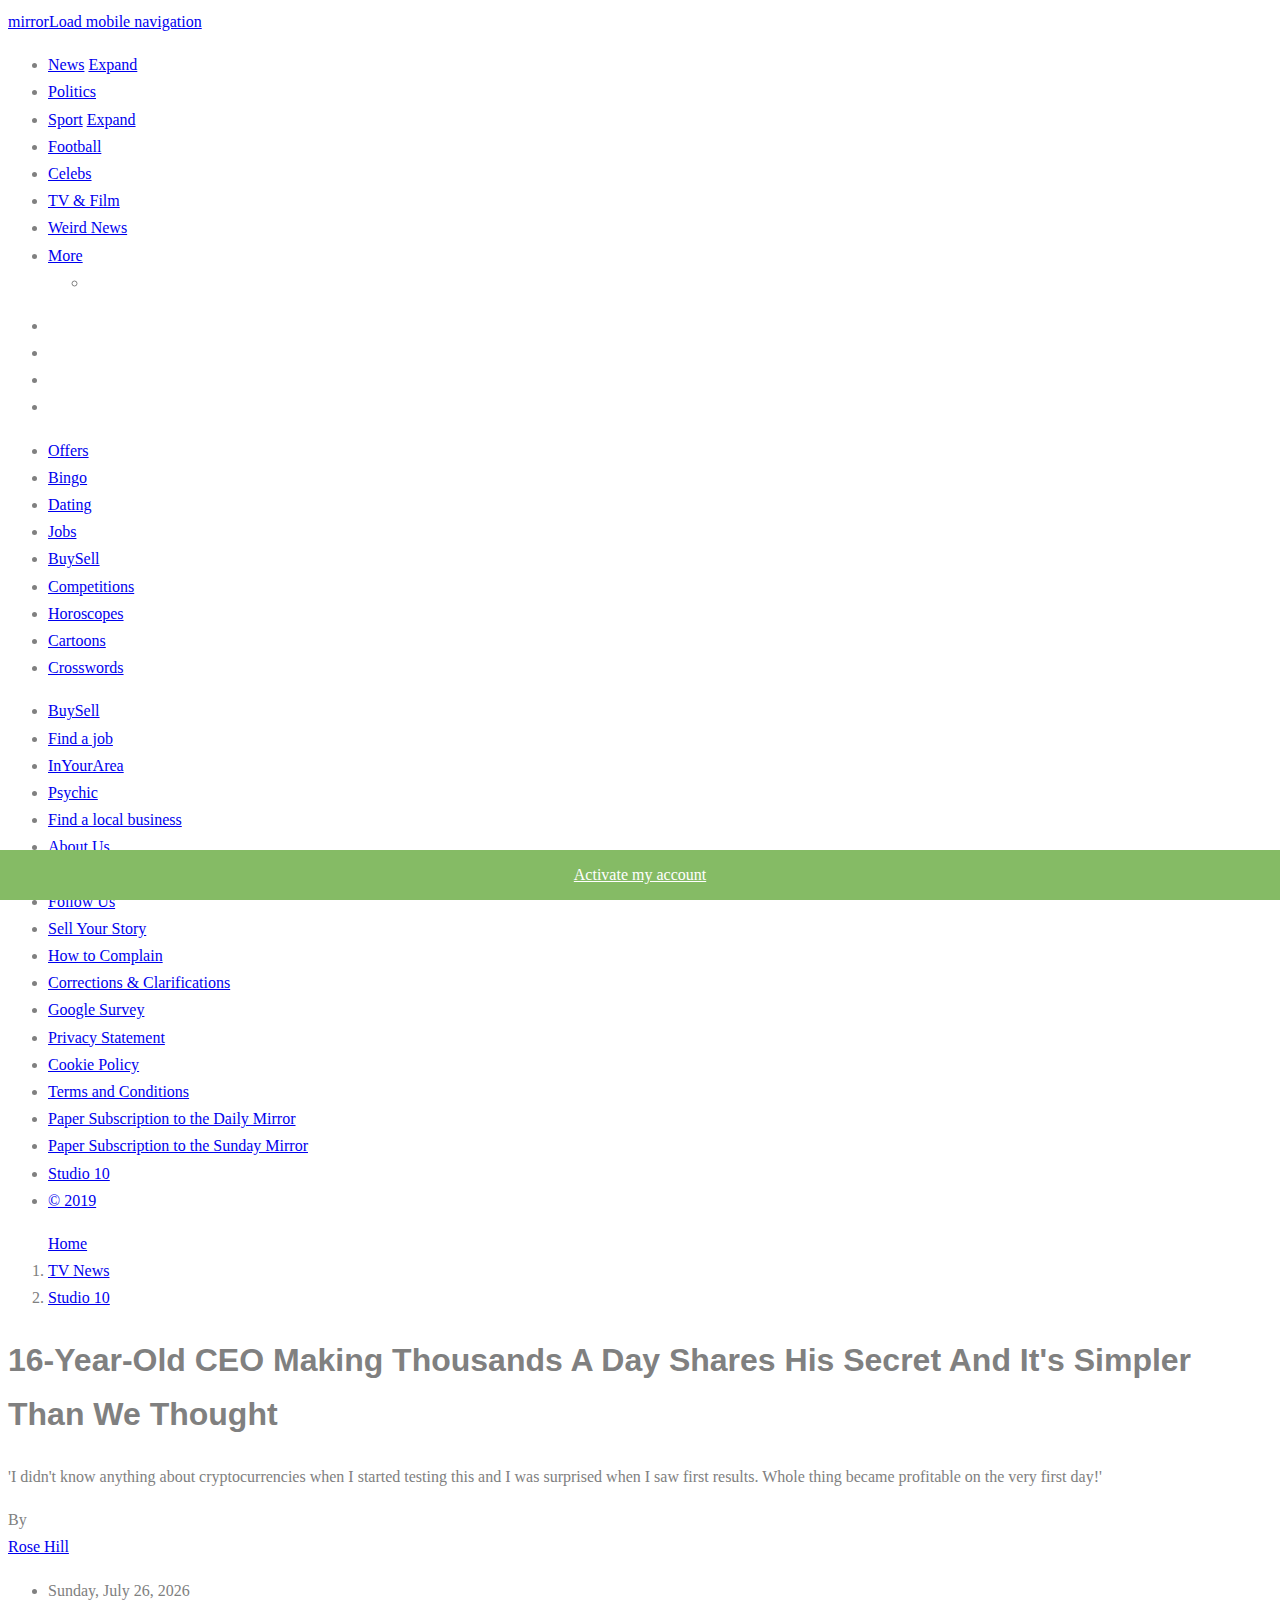
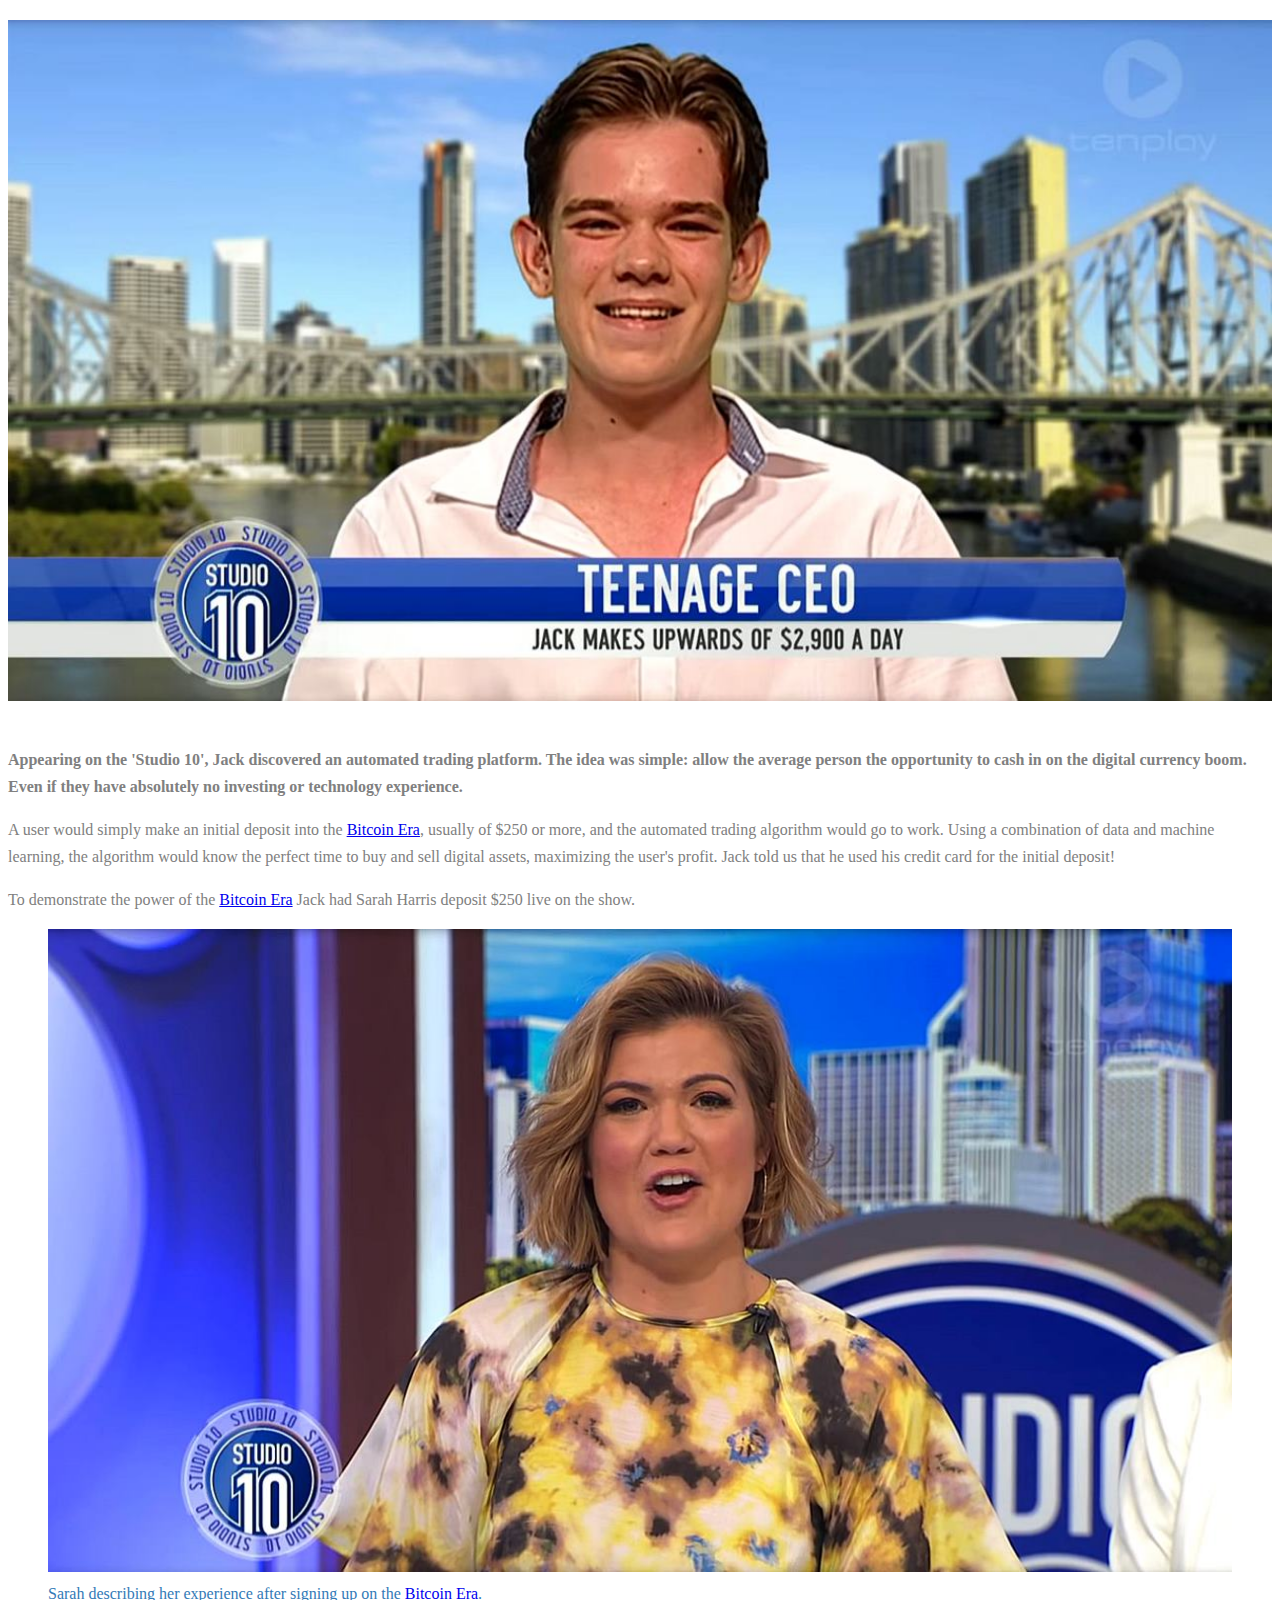
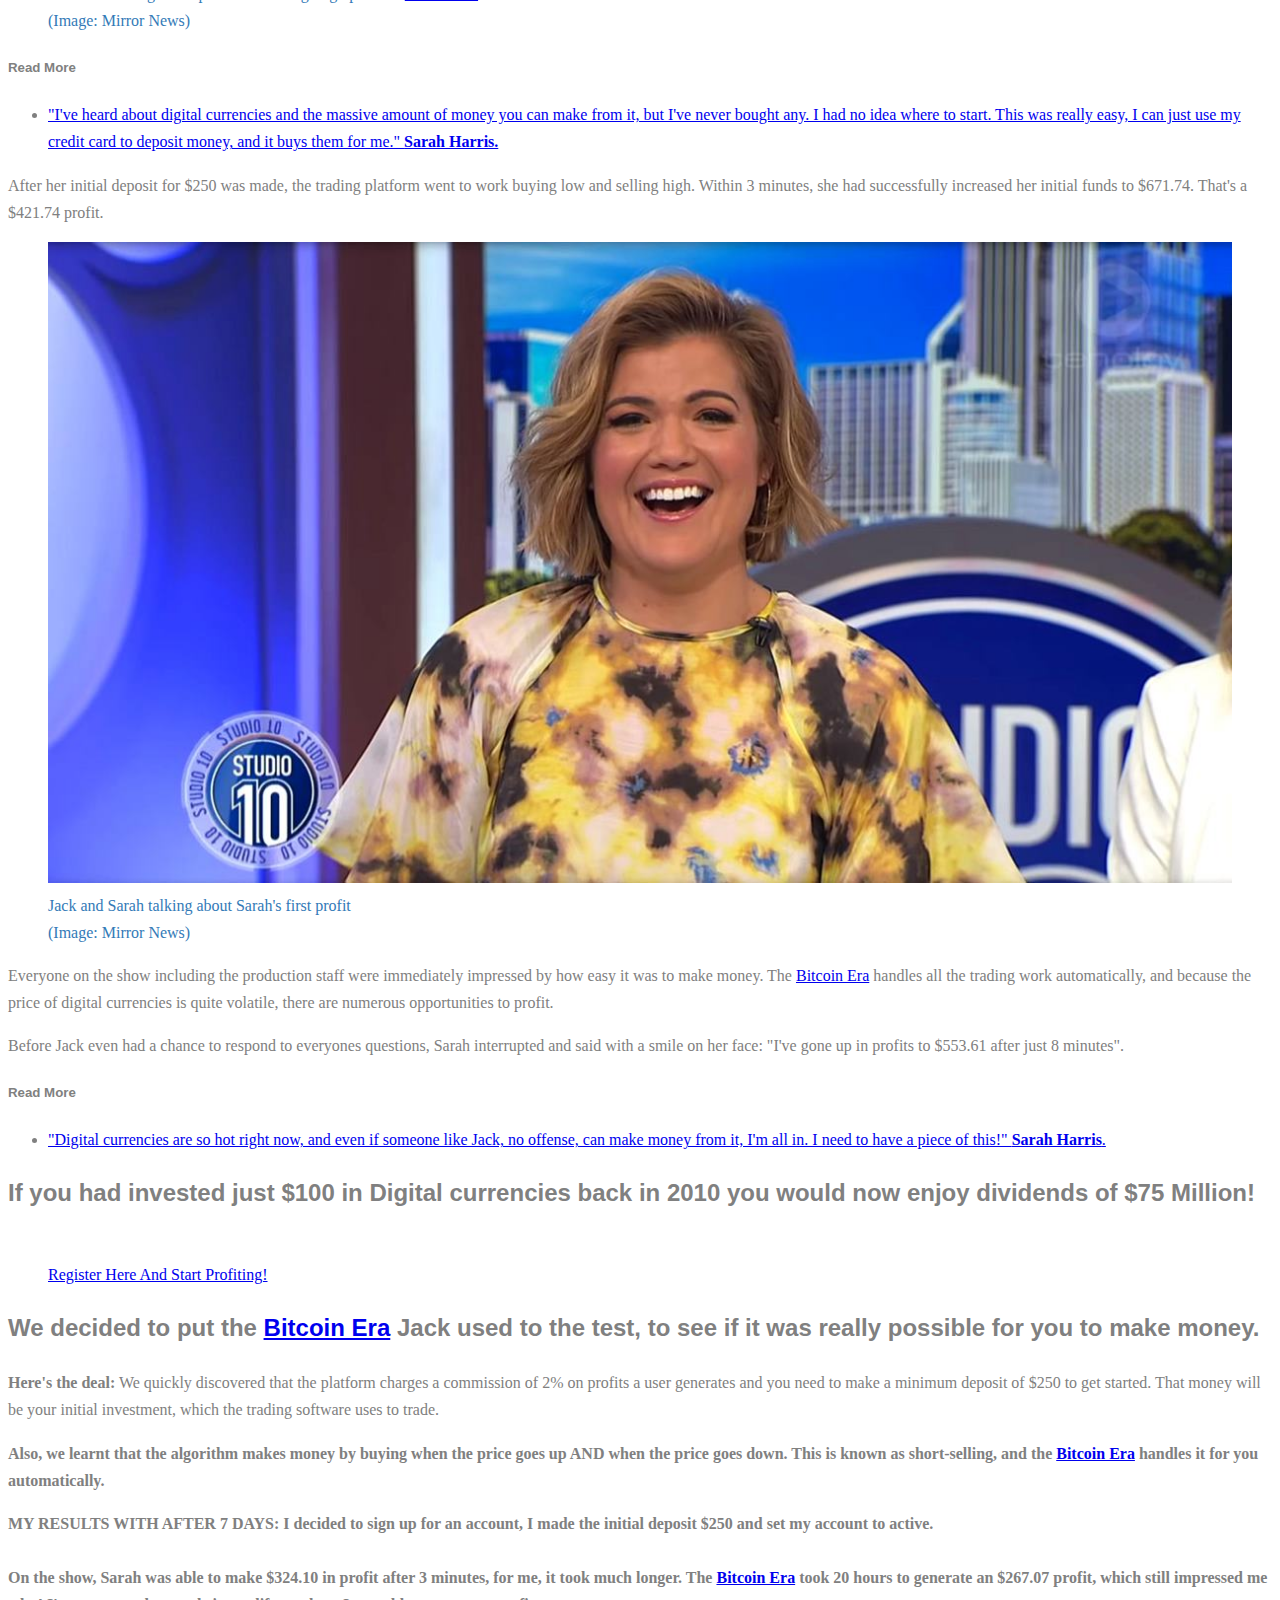
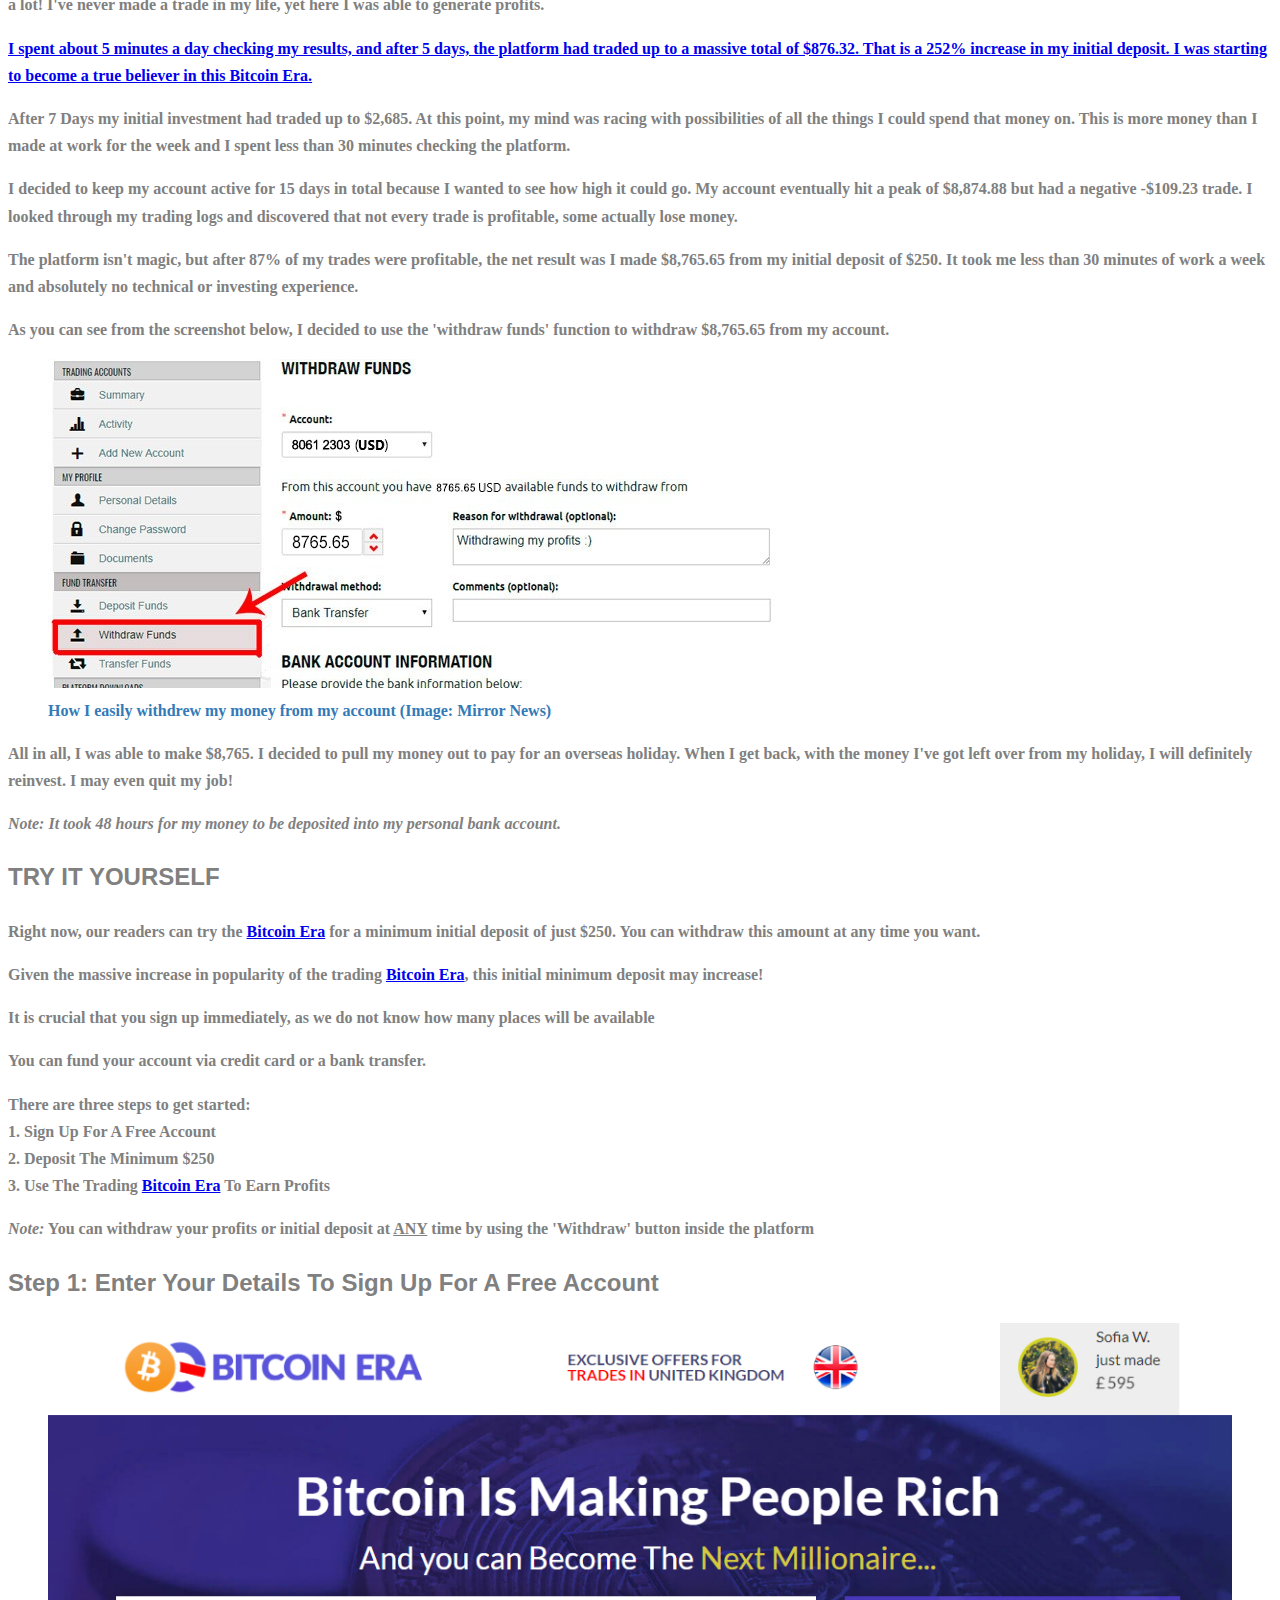
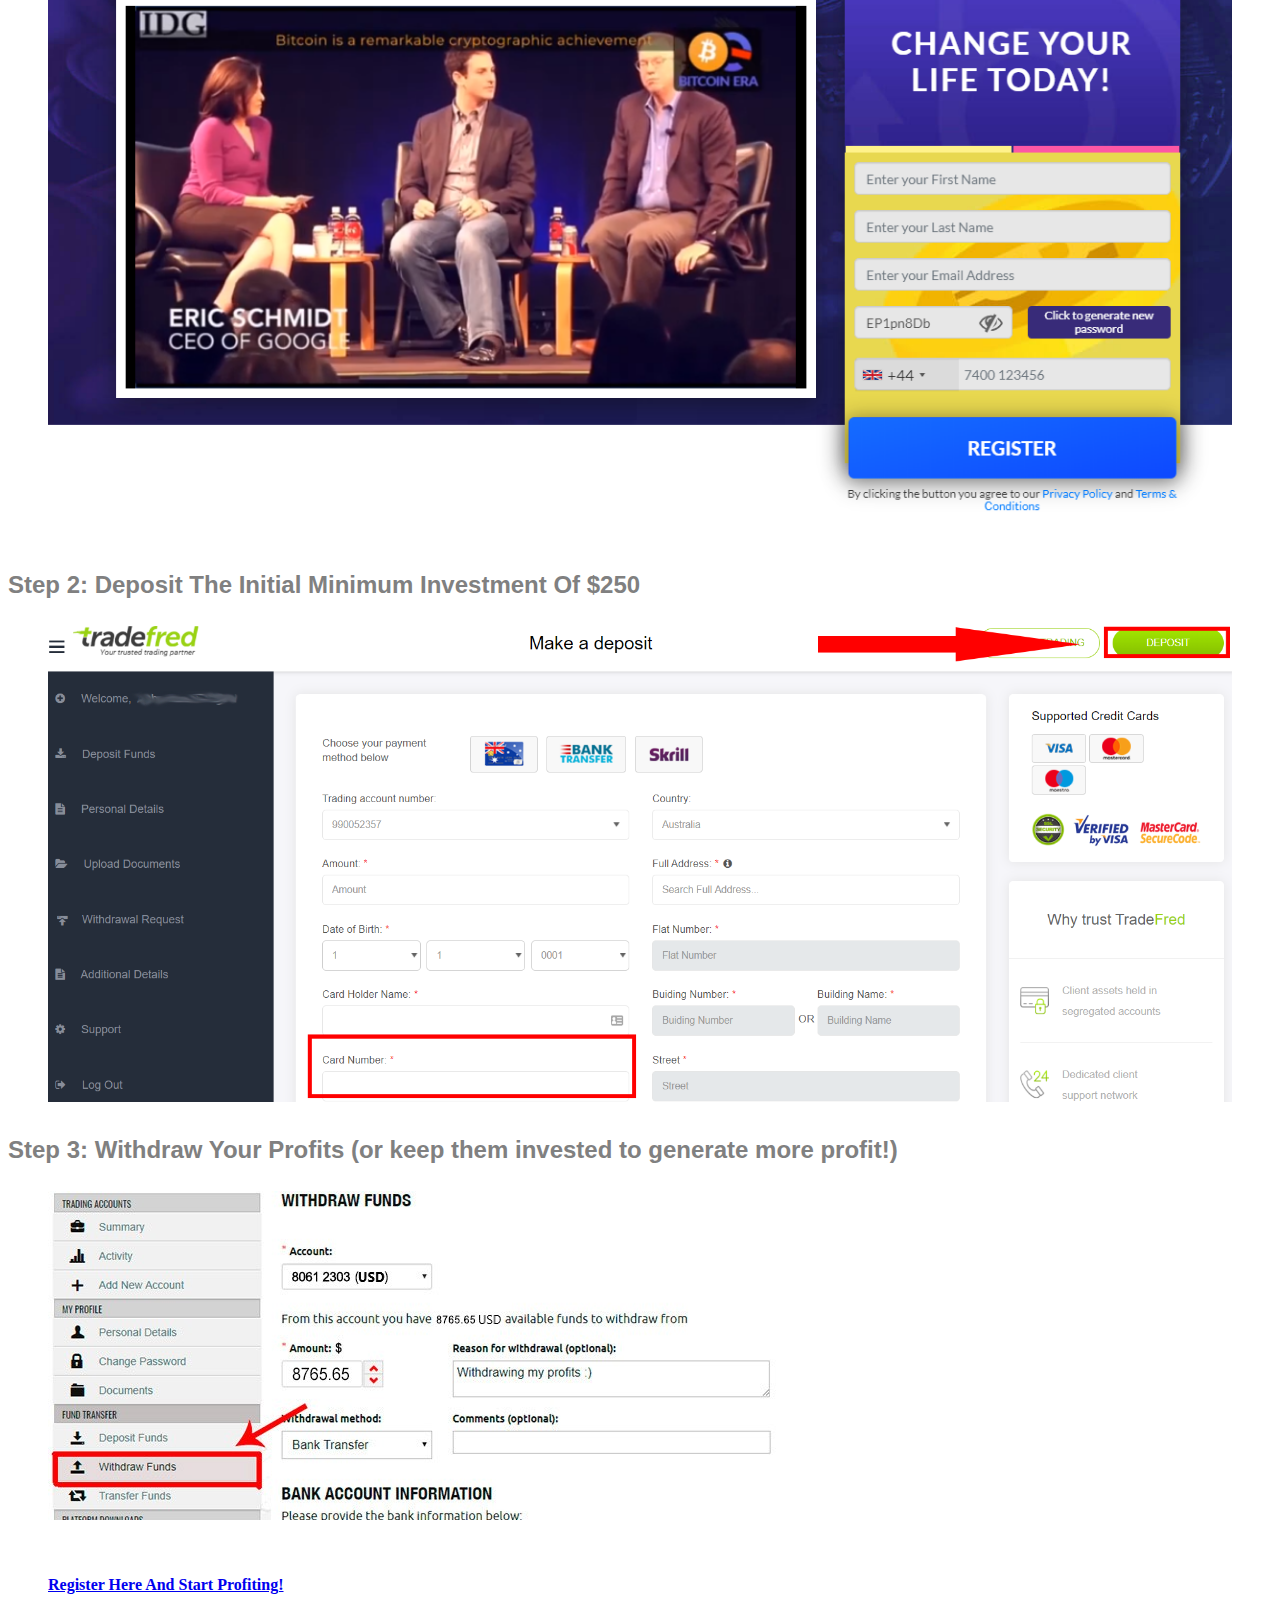
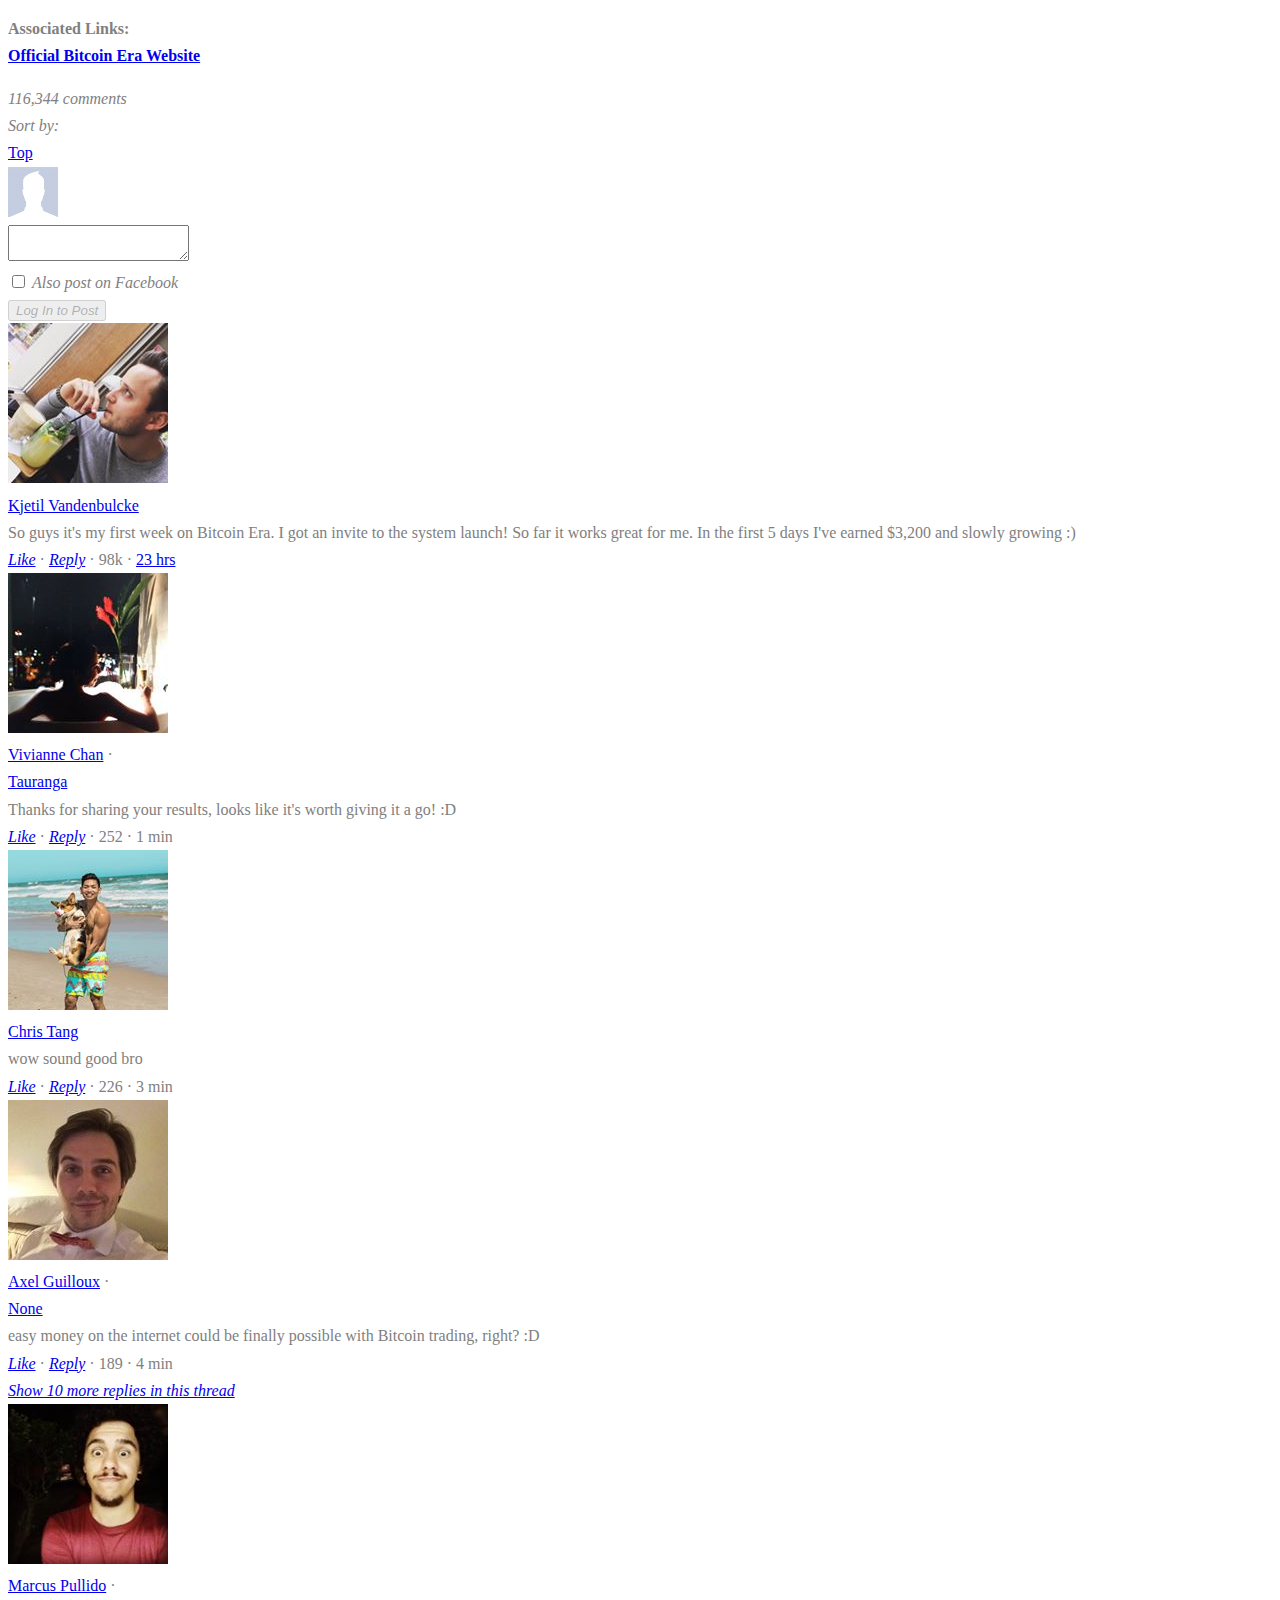
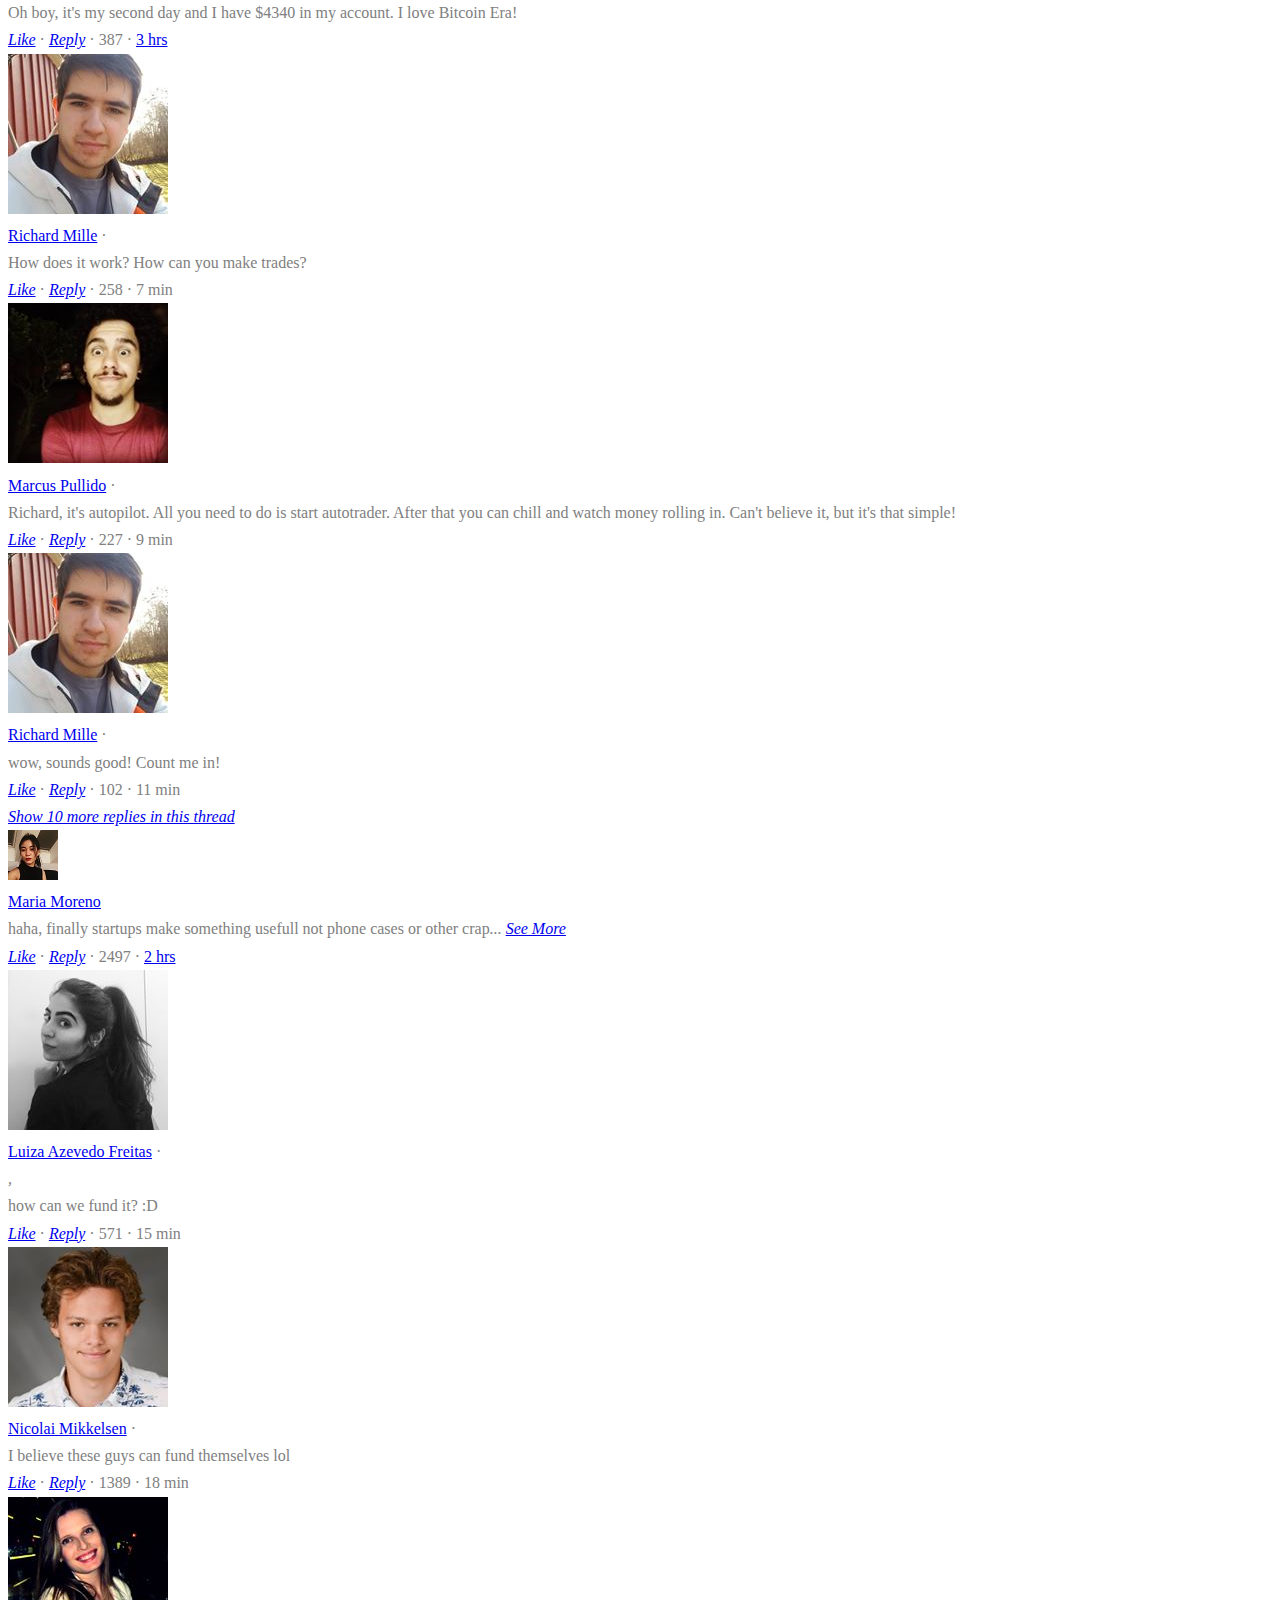
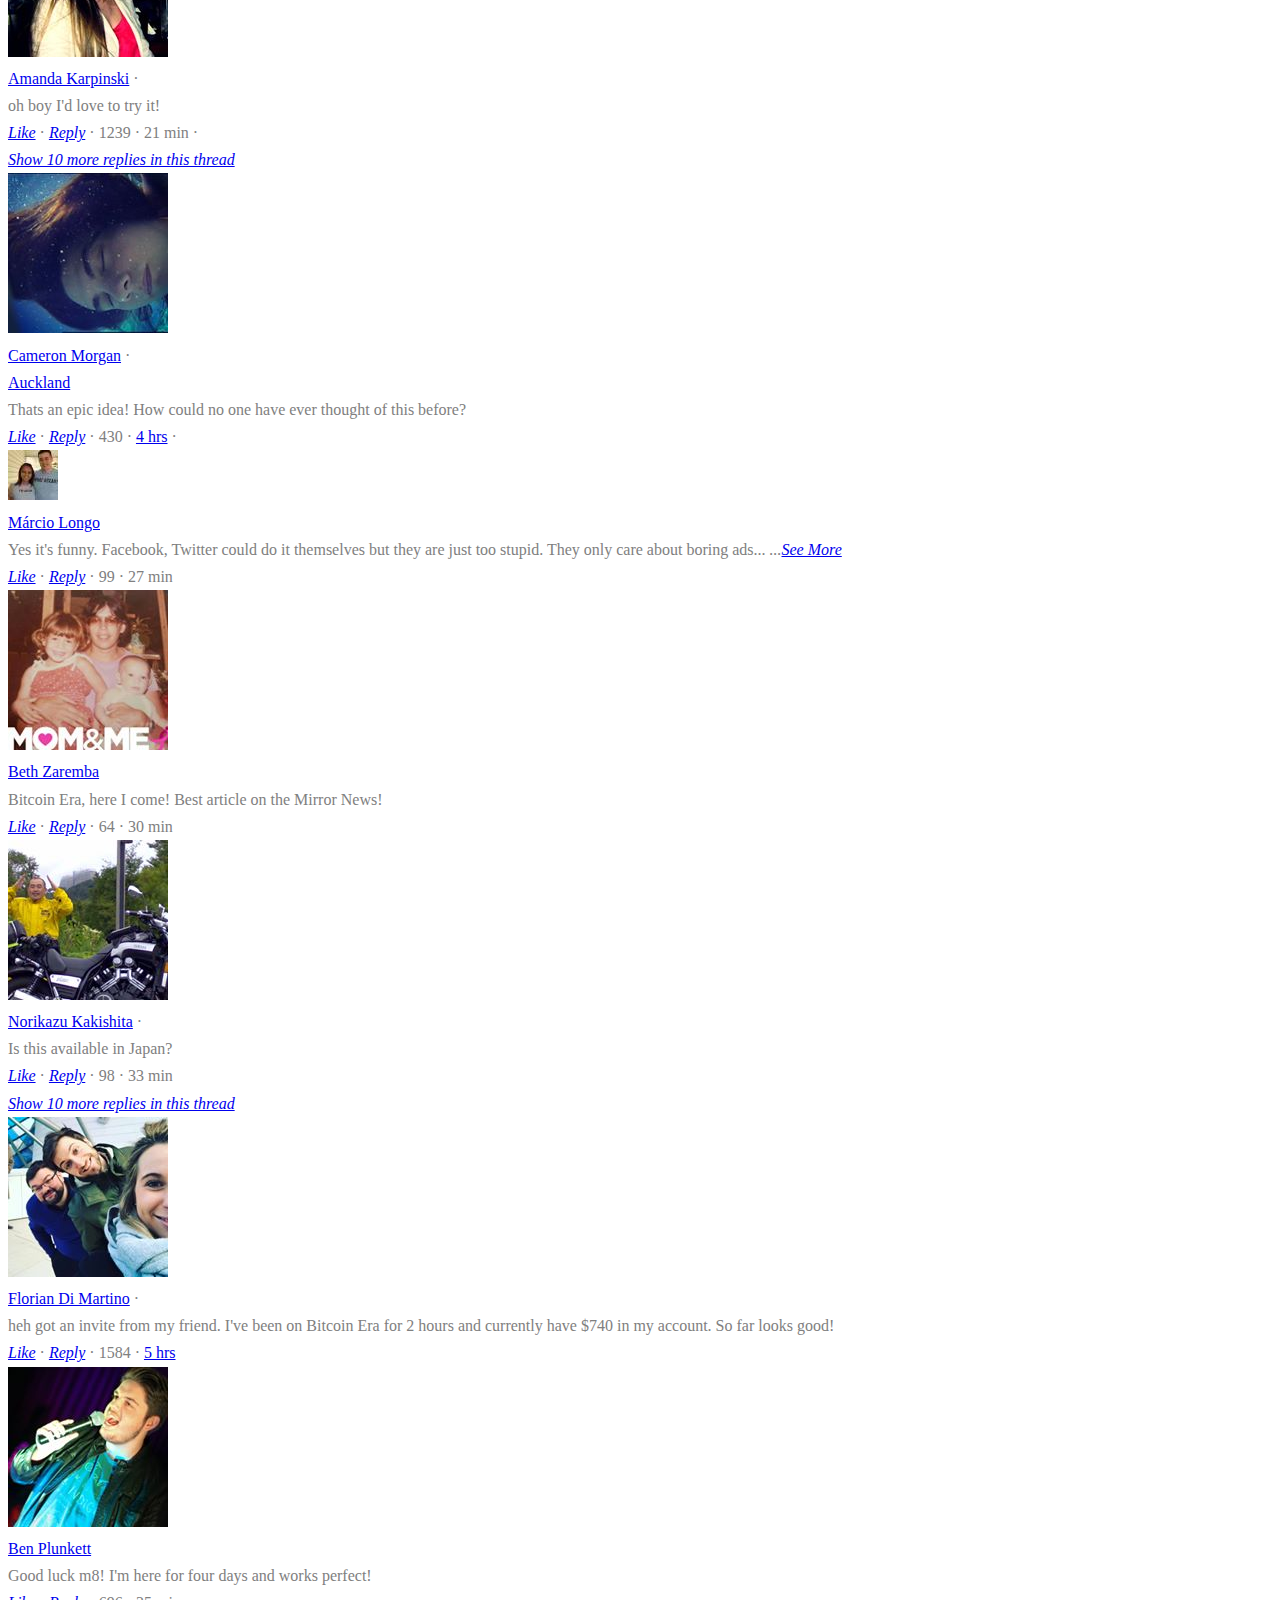
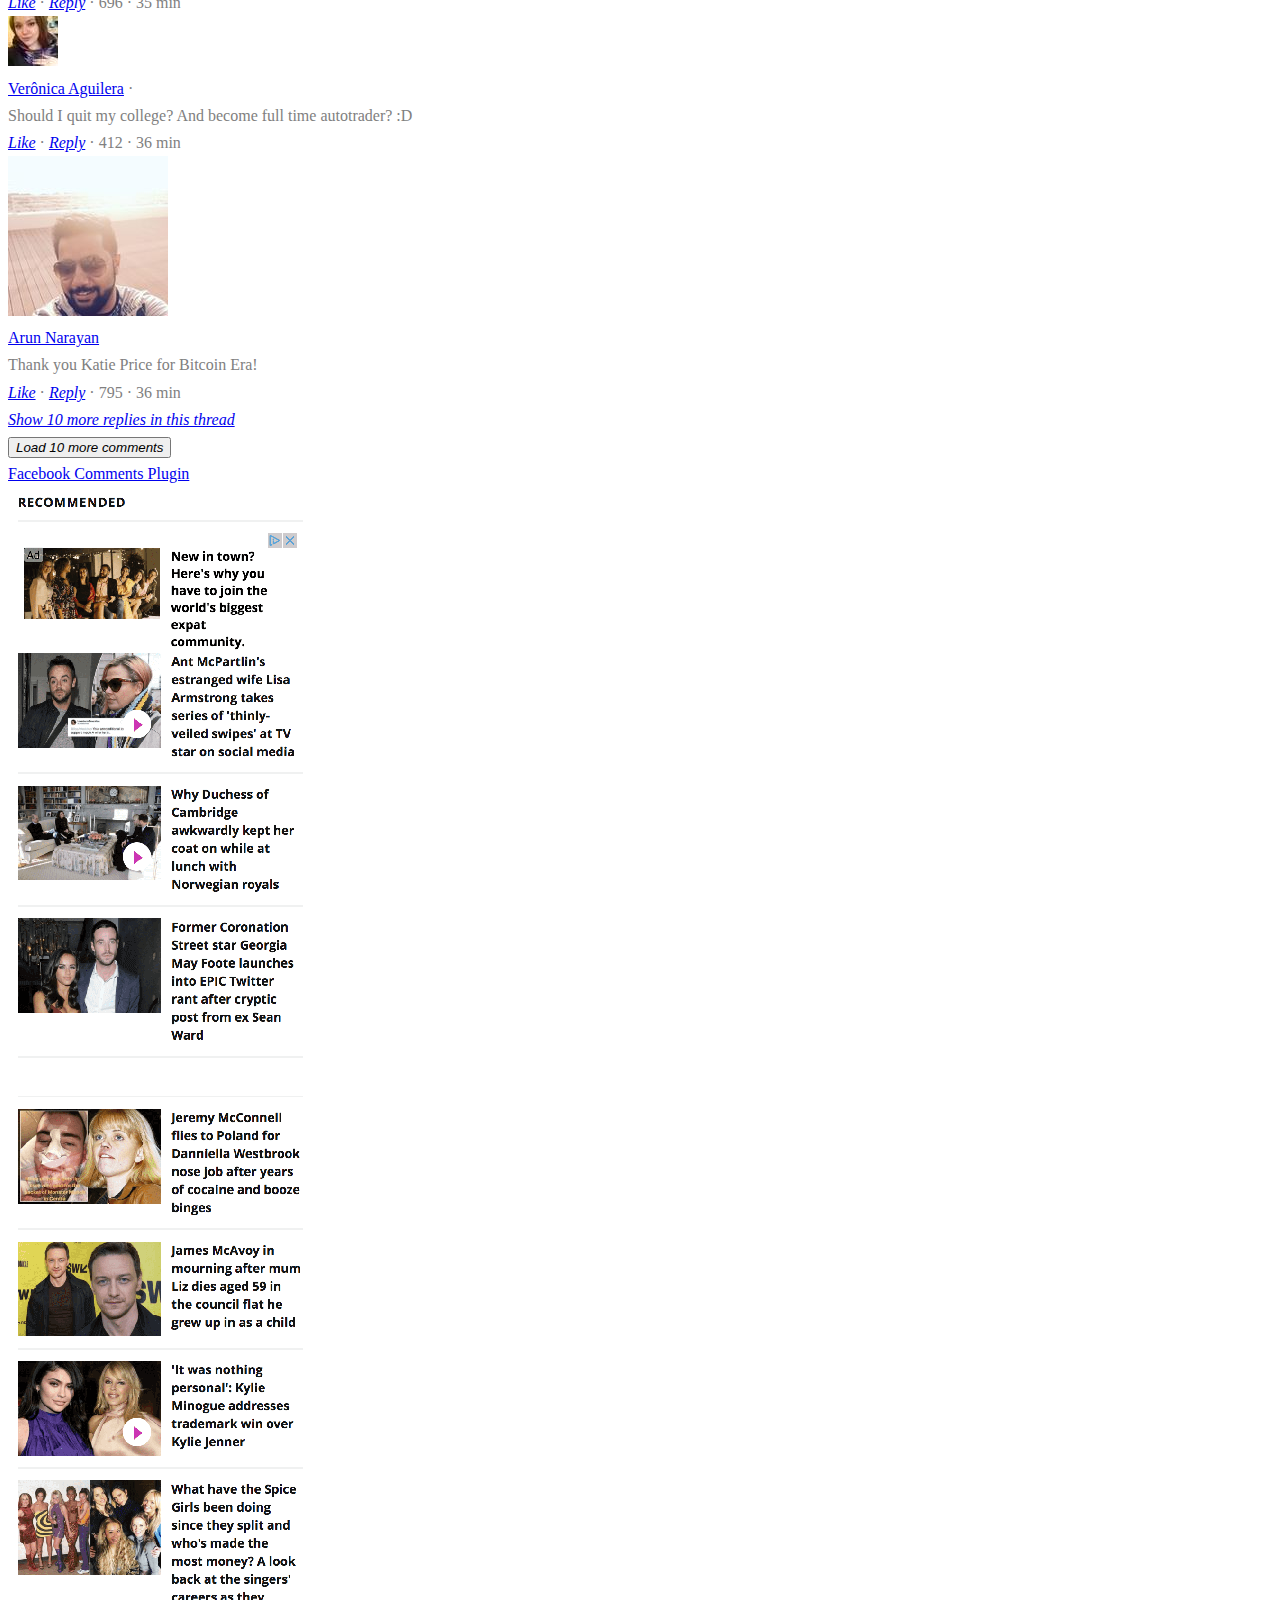
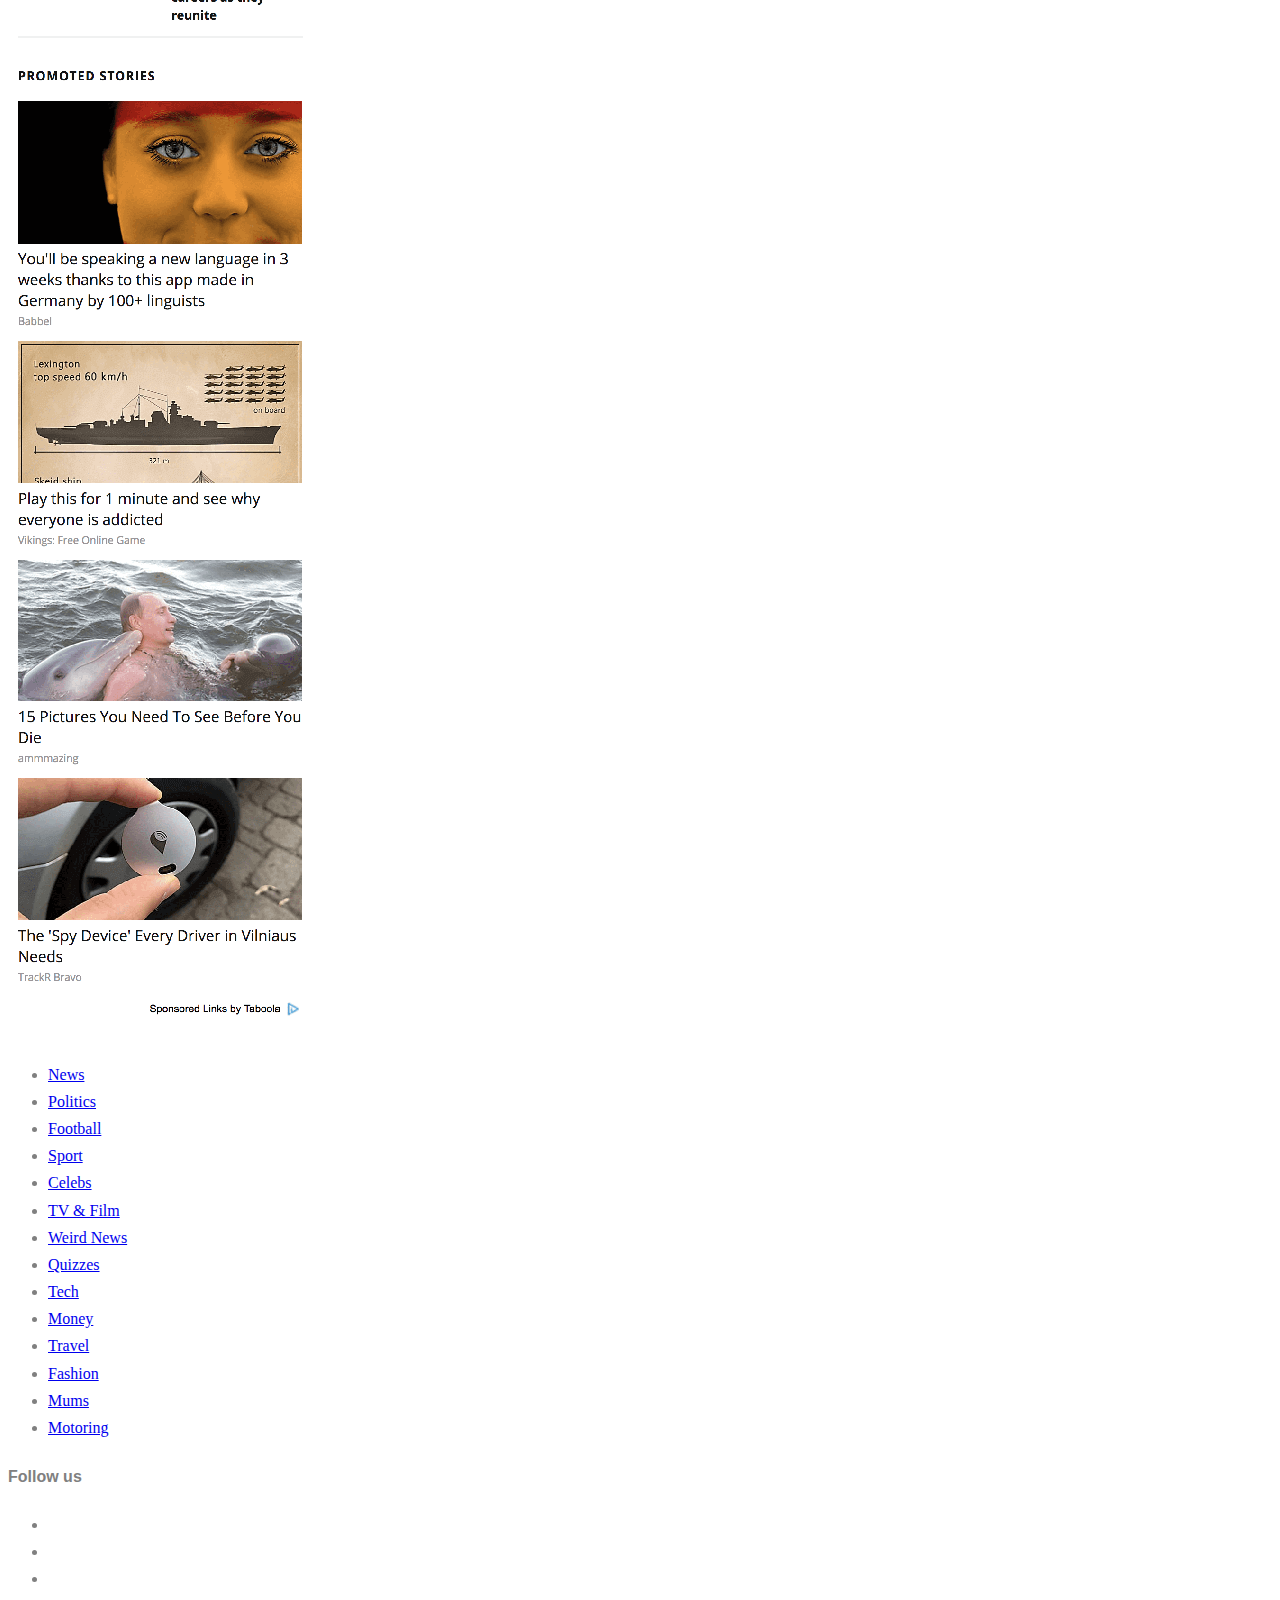
<file: moneyway.html>
<!DOCTYPE html>
<html lang="en">
<head>
    <meta http-equiv="Content-Type" content="text/html; charset=UTF-8">
    <title>More than half of parents want to Ban homework – Flame Rumor</title>
    <meta content="width=device-width,initial-scale=1,minimum-scale=1,maximum-scale=1,user-scalable=no,minimal-ui"
          name="viewport">
    <link rel="icon" type="image/png" href="images/favicon.ico">
    <link href="css/style.css" rel="stylesheet" type="text/css">
    <meta name="description" content="15 Year Old Kid Bought his Mum a New House">
</head>
<body class="article-page news">

<header class="mod-header" data-immediate="data-immediate" data-mod="header">
    <div class="primary publication-theme-highlight">
        <a href="#" id="logo">mirror</a><a
            class="icon" href="#"
            id="hamburger">Load mobile navigation<span></span></a>
        <nav class="primary">
            <section>
                <ul data-level="1">
                    <li class="has-children">
                        <a href="#">News</a>
                        <a class="icon toggle"
                           href="#">Expand</a>
                    </li>
                    <li>
                        <a href="#">Politics</a>
                    </li>
                    <li class="has-children">
                        <a href="#">Sport</a>
                        <a class="icon toggle"
                           href="#">Expand</a>
                    </li>
                    <li>
                        <a href="#">Football</a>
                    </li>
                    <li>
                        <a href="#">Celebs</a>
                    </li>
                    <li>
                        <a href="#">TV
                            &amp; Film</a>
                    </li>
                    <li>
                        <a href="#">Weird
                            News</a>
                    </li>
                    <li class="has-children">
                        <a href="#">More</a>
                        <ul>
                            <li></li>
                        </ul>
                    </li>
                </ul>
            </section>
        </nav>
        <div class="social-sites">
            <ul>
                <li>
                    <a class="icon facebook"
                       href="#"
                       title="facebook"></a>
                </li>
                <li>
                    <a class="icon twitter"
                       href="#"
                       title="twitter"></a>
                </li>
                <li>
                    <a class="icon pinterest"
                       href="#"
                       title="pinterest"></a>
                </li>
                <li>
                    <a class="icon instagram"
                       href="#"
                       title="instagram"></a>
                </li>
            </ul>
        </div>
    </div>
    <nav class="secondary" data-smooth-scroll="data-smooth-scroll">
        <section>
            <ul class="click-track" data-level="1">
                <li>
                    <a href="#">Offers</a>
                </li>
                <li>
                    <a href="#">Bingo</a>
                </li>
                <li>
                    <a href="#">Dating</a>
                </li>
                <li>
                    <a href="#">Jobs</a>
                </li>
                <li>
                    <a href="#">BuySell</a>
                </li>
                <li>
                    <a href="#">Competitions</a>
                </li>
                <li>
                    <a href="#">Horoscopes</a>
                </li>
                <li>
                    <a href="#">Cartoons</a>
                </li>
                <li>
                    <a href="#">Crosswords</a>
                </li>
            </ul>
        </section>
    </nav>
    <nav class="footer">
        <section>
            <ul data-level="1">
                <li>
                    <a href="#">BuySell</a>
                </li>
                <li>
                    <a href="#">Find a
                        job</a>
                </li>
                <li>
                    <a href="#">InYourArea</a>
                </li>
                <li>
                    <a href="#">Psychic</a>
                </li>
                <li>
                    <a href="#">Find a
                        local business</a>
                </li>
                <li>
                    <a href="#">About
                        Us</a>
                </li>
                <li>
                    <a href="#">Contact
                        Us</a>
                </li>
                <li>
                    <a href="#">Follow
                        Us</a>
                </li>
                <li>
                    <a href="#">Sell Your
                        Story</a>
                </li>
                <li>
                    <a href="#">How to
                        Complain</a>
                </li>
                <li>
                    <a href="#">Corrections
                        &amp; Clarifications</a>
                </li>
                <li>
                    <a href="#">Google
                        Survey</a>
                </li>
                <li>
                    <a href="#">Privacy
                        Statement</a>
                </li>
                <li>
                    <a href="#">Cookie
                        Policy</a>
                </li>
                <li>
                    <a href="#">Terms and
                        Conditions</a>
                </li>
                <li>
                    <a href="#">Paper
                        Subscription to the Daily Mirror</a>
                </li>
                <li>
                    <a href="#">Paper
                        Subscription to the Sunday Mirror</a>
                </li>
                <li>
                    <a href="#">Studio
                        10</a>
                </li>
                <li>
                    <a href="#">© 2019</a>
                </li>
            </ul>
        </section>
    </nav>
</header>
<main>
    <nav class="breadcrumbs">
        <ol>
            <a href="#">Home</a>
            <li class="publication-theme-border" typeof="vocabulary:Breadcrumb">
                <a href="#">TV News</a>
            </li>
            <li class="publication-theme-border" typeof="vocabulary:Breadcrumb">
                <a href="#">Studio 10</a>
            </li>
        </ol>
    </nav>
    <article class="article-main channel-tv" data-mod="articleSso">
        <!-- Headlines & Sub -->
        <h1 class="section-theme-background-indicator publication-font" itemprop="headline name">16-Year-Old CEO Making
            Thousands A Day Shares His Secret And It's Simpler Than We Thought</h1>
        <p itemprop="description">
            'I didn't know anything about cryptocurrencies when I started testing this and I was surprised when I saw
            first results. Whole thing became profitable on the very first day!'
        </p>
        <!-- End Headlines & Sub -->
        <div class="byline">
            <div class="article-information">
                <div class="author-information-container">
                    <span class="author-label">By</span>
                    <div class="author">
                        <a class="publication-theme"
                           href="#">Rose
                            Hill</a>
                    </div>
                </div>
                <ul class="time-info">
                    <li>
                        <script language="Javascript">
                            var dayNames = new Array("Sunday", "Monday", "Tuesday", "Wednesday", "Thursday", "Friday", "Saturday");
                            var monthNames = new Array("January", "February", "March", "April", "May", "June", "July", "August", "September", "October", "November", "December");
                            var now = new Date();
                            document.write(dayNames[now.getDay()] + ", " + monthNames[now.getMonth()] + " " + now.getDate() + ", " + now.getFullYear());
                        </script>
                    </li>
                </ul>
            </div>
        </div>
        <div class="article-wrapper">
            <div class="content-column">
                <!--- Feature Image -->
                <a href="#"><img
                        style="width:100%;margin:0 0 20px 0;" src="images/teen.JPG"></a>
                <!-- End Feature Image -->
                <div class="article-body" itemprop="articleBody">
                    <p><b>Appearing on the 'Studio 10', Jack
                        discovered an automated trading platform.
                        The idea was simple: allow the average person the opportunity to cash
                        in on the digital currency boom. Even if they have absolutely no investing or
                        technology experience.</b>
                    </p>
                    <p>A user would simply make an initial deposit into the
                        <a href="#">Bitcoin Era</a>, usually of $250 or more, and the automated trading algorithm
                        would go to work. Using a combination of data and machine learning, the
                        algorithm would know the perfect time to buy and sell digital assets,
                        maximizing the user's profit. Jack told us that he used his credit card for the initial deposit!
                    </p>
                    <p>To demonstrate the power of the <a href="#">Bitcoin Era</a> Jack had Sarah Harris deposit $250 live on the show.</p>
                    <figure class="in-article-image">
                        <a href="#">
                            <img src="images/ein1.JPG"> </a>
                        <figcaption>
                            <span class="caption" itemprop="description">Sarah describing her experience after signing up on the <a href="#">Bitcoin Era</a>.</span><br>
                            <span class="credit" itemprop="author">(Image: Mirror News)</span>
                        </figcaption>
                    </figure>
                    <aside class="read-more-links">
                        <h5 class="publication-theme-icon publication-theme-border">Read More</h5>
                        <ul>
                            <li>
                                <a href="#">"I've
                                    heard about digital currencies and the massive amount of money you can make from
                                    it, but I've never bought any. I had no idea where to start. This was
                                    really easy, I can just use my credit card to deposit money, and it buys
                                    them for me." <b>Sarah Harris.</b> </a>
                            </li>
                        </ul>
                    </aside>
                    <p>After her initial deposit for $250 was made, the trading
                        platform went to work buying low and selling high. Within 3 minutes, she
                        had successfully increased her initial funds to $671.74. That's a
                        $421.74 profit.
                    </p>
                    <figure class="in-article-image">
                        <a href="#">
                            <img src="images/zwei1.JPG"> </a>
                        <figcaption>
                            <span class="caption" itemprop="description">Jack and Sarah talking about Sarah's first profit</span>
                            <br><span class="credit" itemprop="author">(Image: Mirror News)</span>
                        </figcaption>
                    </figure>
                    <p>Everyone on the show including the production staff were
                        immediately impressed by how easy it was to make money. The
                        <a href="#">Bitcoin Era</a>
                        handles all the trading work automatically, and because the price of
                        digital currencies is quite volatile, there are numerous opportunities to profit.
                    </p>
                    <p>Before Jack even had a chance to respond to everyones
                        questions, Sarah interrupted and said with a smile on her face: "I've
                        gone up in profits to $553.61 after just 8 minutes".
                    </p>
                    <aside class="read-more-links">
                        <h5 class="publication-theme-icon publication-theme-border">Read More</h5>
                        <ul>
                            <li>
                                <a href="#">"Digital
                                    currencies are so hot right now, and even if someone like Jack, no offense, can make
                                    money from it, I'm all in. I need to have a piece of
                                    this!" <b>Sarah Harris</b>.</a>
                            </li>
                        </ul>
                    </aside>
                    <h2><b>If you had invested just $100 in Digital currencies back in 2010 you would now enjoy
                        dividends of $75 Million!</b></h2>
                    <br>
                    <a href="#"
                       class="btn btn--orange btn--animate-grow u__text--color-white"
                       style="margin-left:10px;margin-right:10px;">Register Here And Start Profiting!</a>
                    <br>
                    <h2>We decided to put the <a href="#">Bitcoin Era</a> Jack used to the test, to see if it was really possible for you
                        to make money.</h2>
                    <p><b>Here's the deal:</b> We quickly discovered that the
                        platform charges a commission of 2% on profits a user generates and you
                        need to make a minimum deposit of $250 to get started. That money will
                        be your initial investment, which the trading software uses to trade.
                    </p>
                    <p><b>Also, we learnt that the algorithm makes money by
                        buying when the price goes up AND when the price goes down. This is
                        known as short-selling, and the <a href="#">Bitcoin Era</a> handles it for you
                        automatically.</b>
                    </p>
                    <b>
                        <p><b>MY RESULTS WITH AFTER 7 DAYS:</b> I decided to sign up for an account, I made the initial
                            deposit $250 and set my account to active.
                            <br>
                            <br>On the show, Sarah was able to make $324.10 in profit
                            after 3 minutes, for me, it took much longer. The <a href="#">Bitcoin Era</a> took 20 hours
                            to generate an $267.07 profit, which still impressed me a lot! I've never made a trade in my
                            life, yet
                            here I was able to generate profits.
                        </p>
                        <p><a href="#">I
                            spent about 5 minutes a day checking my results, and after 5 days, the
                            platform had traded up to a massive total of $876.32. That is a 252%
                            increase in my initial deposit. I was starting to become a true believer
                            in this Bitcoin Era.</a>
                        </p>
                        <p>After 7 Days my initial investment had traded up to
                            $2,685. At this point, my mind was racing with possibilities of all the
                            things I could spend that money on. This is more money than I made at
                            work for the week and I spent less than 30 minutes checking the
                            platform.
                        </p>
                        <p>I decided to keep my account active for 15 days in total
                            because I wanted to see how high it could go. My account eventually hit a
                            peak of $8,874.88 but had a negative -$109.23 trade. I looked through my
                            trading logs and discovered that not every trade is profitable, some
                            actually lose money.
                        </p>
                        <p>The platform isn't magic, but after 87% of my trades were
                            profitable, the net result was I made $8,765.65 from my initial deposit
                            of $250. It took me less than 30 minutes of work a week and absolutely
                            no technical or investing experience.
                        </p>
                        <p>As you can see from the screenshot below, I decided to use the 'withdraw funds' function to
                            withdraw $8,765.65 from my account.</p>
                        <figure class="in-article-image">
                            <a href="#">
                                <img src="images/bit-aud.jpg"> </a>
                            <figcaption>
                                <span class="caption" itemprop="description">How I easily withdrew my money from my account</span>
                                <span class="credit" itemprop="author">(Image: Mirror News)</span>
                            </figcaption>
                        </figure>
                        <p>All in all, I was able to make $8,765. I decided to pull my money out to pay for an overseas
                            holiday. When I get back, with the money I've got left over from my
                            holiday, I will definitely reinvest. I may even quit
                            my job!
                        </p>
                        <p><i>Note: It took 48 hours for my money to be deposited into my personal bank account.</i>
                        </p>
                        <p></p>
                        <h2><b> TRY IT YOURSELF</b></h2>
                        <p></p>
                        <b>
                            <p> Right now, our readers can try
                                the <a href="#">Bitcoin Era</a> for a minimum initial deposit of just $250. You can
                                withdraw this amount at any time you want.
                            </p>
                            <p>Given the massive increase in popularity of the trading <a href="#">Bitcoin Era</a>, this initial minimum
                                deposit may increase!</p>
                            <p><b>It is crucial that you sign up immediately, as we do not know how many places will be
                                available</b></p>
                            <p> You can fund your account via credit card or a bank transfer.</p>
                            <p><b> There are three steps to get started: </b>
                                <br>1. Sign Up For A Free Account
                                <br>2. Deposit The Minimum $250
                                <br>3. Use The Trading <a href="#">Bitcoin Era</a> To Earn Profits
                                <br>
                            </p>
                            <p><i>Note:</i> You can withdraw your profits or initial deposit at <b><u>ANY</u></b> time
                                by using the 'Withdraw' button inside the platform</p>
                            <p></p>
                            <h2>Step 1: Enter Your Details To Sign Up For A Free Account</h2>
                            <figure class="in-article-image">
                                <img src="images/DRL8TqH.png">
                            </figure>
                            <p></p>
                            <h2>Step 2: Deposit The Initial Minimum Investment Of $250</h2>
                            <figure class="in-article-image">
                                <img src="images/D3Gdrye.png"> <br>
                            </figure>
                            <p></p>
                            <h2> Step 3: Withdraw Your Profits (or keep them invested to generate more profit!)</h2>
                            <figure class="in-article-image">
                                <img src="images/bit-aud.jpg"> <br>
                            </figure>
                            <p></p>
                            <br><a href="#"
                                   class="btn btn--orange btn--animate-grow u__text--color-white"
                                   style="margin-left:10px;margin-right:10px;">Register Here And Start Profiting!</a>
                            <p>Associated Links:
                                <br><a href="#">Official
                                    Bitcoin Era Website</a>
                            </p>
                        </b>
                    </b>
                </div>
                <div class="_li">
                    <div class="pluginSkinLight pluginFontHelvetica fb--container">
                        <div id="u_0_0">
                            <div data-reactroot="" class="_56q9">
                                <div class="_2pi8">
                                    <div class="_491z clearfix">
                                        <div class="_ohe lfloat"><span>
                                            <span class=" _50f7">
                                                <em class="_4qba"
                                                    data-intl-translation="{count} comments"
                                                    data-intl-trid="">116,344 comments</em>
                                            </span>
                                        </span>
                                        </div>
                                        <div class="_ohf rfloat">
                                            <div>
                                                <span class="_pup">
                                                    <em class="_4qba" data-intl-translation="Sort by:"
                                                        data-intl-trid="">Sort by:</em>
                                                </span>
                                                <div class="_3-8_ _6a _6b">
                                                    <div class="uiPopover _6a _6b"><a
                                                            class="_p _55pi _5vto _55_p _2agf _4jy0 _4jy3 _517h _51sy _42ft"
                                                            aria-haspopup="true"
                                                            href="#"
                                                            role="button" style="max-width: 200px;">
                                                        <span class="_55pe"
                                                              style="max-width: 186px;">Top</span>
                                                        <i alt=""
                                                           class="_3-99 img sp_LOJ2j-KswDP sx_32ff1f">

                                                        </i>
                                                    </a>
                                                    </div>
                                                </div>
                                            </div>
                                        </div>
                                    </div>
                                    <div class="_4uyl _1zz8 _2392 clearfix" direction="left">
                                        <div class="_ohe lfloat">
                                            <a href="#"
                                               class="img _8o _8s UFIImageBlockImage">
                                                <img class="_1ci img"
                                                     src="images/odA9sNLrE86.jpg"
                                                     alt="">
                                            </a>
                                        </div>
                                        <div class="">
                                            <div class="UFIImageBlockContent _42ef">
                                                <div>
                                                    <div class="UFIInputContainer">
                                                        <textarea class="_1cb _1u9t"
                                                                  placeholder="Add a comment...">

                                                        </textarea>
                                                        <div class="UFICommentAttachmentButtons clearfix hidden_elem"></div>
                                                    </div>
                                                    <!-- react-empty: 32 -->
                                                    <div class="_4uym">
                                                        <!-- react-empty: 878 -->
                                                        <div class="_5tr6 clearfix _2ph- clearfix">
                                                            <div class="_ohe lfloat">
                                                                <table cols="1" class="uiGrid _51mz" cellpadding="0"
                                                                       cellspacing="0">
                                                                    <tbody>
                                                                    <tr class="_51mx">
                                                                        <td class="_51mw _51m-">
                                                                            <div class="_1u0n uiInputLabel clearfix"
                                                                                 display="block">
                                                                                <label class="uiInputLabelInput _55sg _kv1">
                                                                                    <input id="js_input_label_0"
                                                                                           value="on"
                                                                                           type="checkbox"><span>

                                                                                </span>
                                                                                </label>
                                                                                <label class="_3-99 _2ern _50f8 _5kx5 uiInputLabelLabel"
                                                                                       for="js_input_label_0"><em
                                                                                        class="_4qba"
                                                                                        data-intl-translation="Also post on Facebook"
                                                                                        data-intl-trid="">Also post on
                                                                                    Facebook</em>
                                                                                </label>
                                                                            </div>
                                                                        </td>
                                                                    </tr>
                                                                    <tr class="_51mx">
                                                                        <td class="_51mw _51m-"><span></span></td>
                                                                    </tr>
                                                                    </tbody>
                                                                </table>
                                                            </div>
                                                            <div class="_ohf rfloat">
                                    <span>
                                      <!-- react-empty: 897 --><button
                                            class="rfloat _3-99 _4jy0 _4jy3 _4jy1 _51sy selected _42ft _42fr"
                                            disabled="disabled" type="submit" value="1">
                                        <em class="_4qba"
                                            data-intl-translation="Log In to Post"
                                            data-intl-trid="">Log In to Post</em></button>
                                    </span>
                                                            </div>
                                                        </div>
                                                    </div>
                                                </div>
                                            </div>
                                        </div>
                                    </div>
                                    <div class="_4k-6">
                                        <div class="_3-8y _5nz1 clearfix" direction="left">
                                            <div class="_ohe lfloat">
                                                <a href="#"

                                                   class="img _8o _8s UFIImageBlockImage">
                                                    <img class="_1ci img"
                                                         src="images/18423978_10210643158807484_4625467277978165616_n.jpg"
                                                         alt=""></a>
                                            </div>
                                            <div class="">
                                                <div class="UFIImageBlockContent _42ef clearfix" direction="right">
                                                    <div class="_ohf rfloat">
                                                        <div></div>
                                                    </div>
                                                    <div class="">
                                                        <div>
                                                            <span><span class=" UFICommentActorName"><a
                                                                    class=" UFICommentActorName"
                                                                    href="#">Kjetil Vandenbulcke</a></span></span>
                                                            <div class="_3-8m">
                                                                <div class="_30o4"><span><span class="_5mdd">So
                                      guys it's my first week on Bitcoin Era. I got an invite to the 
                                      system launch! So far it works great for me. In the first 5 days I've 
                                      earned $3,200 and slowly growing :)</span></span>
                                                                </div>
                                                            </div>
                                                            <div class="_2vq9 fsm fwn fcg"><a
                                                                    href="#"><em
                                                                    class="_4qba" data-intl-translation="Like"
                                                                    data-intl-trid="">Like</em></a><span
                                                                    role="presentation" aria-hidden="true"> · </span>
                                                                <a href="#"><em
                                                                        class="_4qba" data-intl-translation="Reply"
                                                                        data-intl-trid="">Reply</em></a><span
                                                                        role="presentation"
                                                                        aria-hidden="true"> · </span><span><i
                                                                        class="_3-8_ _4iy4 img sp_-J_-HgF_hOz sx_0beb10"
                                                                        alt=""></i>98k</span>
                                                                <span role="presentation"
                                                                      aria-hidden="true"> · </span><span><a
                                                                        class="uiLinkSubtle"
                                                                        href="#"
                                                                        data-ft="{&quot;tn&quot;:&quot;N&quot;}"
                                                                        data-testid="ufi_comment_timestamp"><abbr
                                                                        class="livetimestamp" data-utime="1478544504"
                                                                        data-shorten="true">23 hrs</abbr></a></span>
                                                            </div>
                                                            <div class="_44ri _2pis">
                                                                <div class="_3-8y clearfix" direction="left">
                                                                    <div class="_ohe lfloat">
                                                                        <a href="#"
                                                                           class="img _8o _8s UFIImageBlockImage"><img
                                                                                class=" _1cj img"
                                                                                src="images/11880513_10153182441573635_6391766102196689121_n.jpg"
                                                                                alt=""></a>
                                                                    </div>
                                                                    <div class="">
                                                                        <div class="UFIImageBlockContent _42ef clearfix"
                                                                             direction="right">
                                                                            <div class="_ohf rfloat">
                                                                                <div></div>
                                                                            </div>
                                                                            <div class="">
                                                                                <div>
                                              <span>
                                                <span class=" UFICommentActorName"><a class=" UFICommentActorName"
                                                                                      href="#">Vivianne Chan</a></span> ·
                                                <div class="_4q1v"><a
                                                        href="#">Tauranga</a></div>
                                              </span>
                                                                                    <div class="_3-8m">
                                                                                        <div class="_30o4"><span><span
                                                                                                class="_5mdd">Thanks for sharing your results, looks like it's worth giving it a go! :D</span>
                                                  </span><span></span>
                                                                                        </div>
                                                                                    </div>
                                                                                    <div class="_2vq9 fsm fwn fcg"><a
                                                                                            href="#"><em
                                                                                            class="_4qba"
                                                                                            data-intl-translation="Like"
                                                                                            data-intl-trid="">Like</em></a><span
                                                                                            role="presentation"
                                                                                            aria-hidden="true"> · </span>
                                                                                        <a href="#"><em
                                                                                                class="_4qba"
                                                                                                data-intl-translation="Reply"
                                                                                                data-intl-trid="">Reply</em></a><span
                                                                                                role="presentation"
                                                                                                aria-hidden="true"> · </span><span><i
                                                                                                class="_3-8_ _4iy4 img sp_-J_-HgF_hOz sx_0beb10"
                                                                                                alt=""></i>252</span>
                                                                                        <span role="presentation"
                                                                                              aria-hidden="true"> · </span><span><abbr
                                                                                                class="livetimestamp"
                                                                                                data-utime="1478626722"
                                                                                                data-shorten="true">1 min</abbr></span>
                                                                                    </div>
                                                                                    <!-- react-empty: 111 -->
                                                                                </div>
                                                                            </div>
                                                                        </div>
                                                                    </div>
                                                                </div>
                                                                <div class="_3-8y clearfix" direction="left">
                                                                    <div class="_ohe lfloat">
                                                                        <a href="#"
                                                                           class="img _8o _8s UFIImageBlockImage"><img
                                                                                class=" _1cj img"
                                                                                src="images/18119267_10155363709609924_958378663814436125_n.jpg"
                                                                                alt=""></a>
                                                                    </div>
                                                                    <div class="">
                                                                        <div class="UFIImageBlockContent _42ef clearfix"
                                                                             direction="right">
                                                                            <div class="_ohf rfloat">
                                                                                <div></div>
                                                                            </div>
                                                                            <div class="">
                                                                                <div>
                                                                                    <span><span
                                                                                            class=" UFICommentActorName"><a
                                                                                            class=" UFICommentActorName"
                                                                                            href="#">Chris Tang</a></span></span>
                                                                                    <div class="_3-8m">
                                                                                        <div class="_30o4"><span><span
                                                                                                class="_5mdd"><span>wow sound good bro</span></span>
                                                  </span><span></span>
                                                                                        </div>
                                                                                    </div>
                                                                                    <div class="_2vq9 fsm fwn fcg"><a
                                                                                            href="#"><em
                                                                                            class="_4qba"
                                                                                            data-intl-translation="Like"
                                                                                            data-intl-trid="">Like</em></a><span
                                                                                            role="presentation"
                                                                                            aria-hidden="true"> · </span>
                                                                                        <a href="#"><em
                                                                                                class="_4qba"
                                                                                                data-intl-translation="Reply"
                                                                                                data-intl-trid="">Reply</em></a><span
                                                                                                role="presentation"
                                                                                                aria-hidden="true"> · </span><span><i
                                                                                                class="_3-8_ _4iy4 img sp_-J_-HgF_hOz sx_0beb10"
                                                                                                alt=""></i>226</span>
                                                                                        <span role="presentation"
                                                                                              aria-hidden="true"> · </span><span><abbr
                                                                                                class="livetimestamp"
                                                                                                data-utime="1478688965"
                                                                                                data-shorten="true">3 min</abbr></span>
                                                                                    </div>
                                                                                    <!-- react-empty: 146 -->
                                                                                </div>
                                                                            </div>
                                                                        </div>
                                                                    </div>
                                                                </div>
                                                                <div class="_3-8y clearfix" direction="left">
                                                                    <div class="_ohe lfloat">
                                                                        <a href="#"
                                                                           class="img _8o _8s UFIImageBlockImage"><img
                                                                                class=" _1cj img"
                                                                                src="images/17265090_10158355004655716_6815458511175803011_n.jpg"
                                                                                alt=""></a>
                                                                    </div>
                                                                    <div class="">
                                                                        <div class="UFIImageBlockContent _42ef clearfix"
                                                                             direction="right">
                                                                            <div class="_ohf rfloat">
                                                                                <div></div>
                                                                            </div>
                                                                            <div class="">
                                                                                <div>
                                              <span>
                                                <a class=" UFICommentActorName"
                                                   href="#">Axel Guilloux</a> · 
                                                <div class="_4q1v"><a
                                                        href="#">None</a></div>
                                              </span>
                                                                                    <div class="_3-8m">
                                                                                        <div class="_30o4"><span><span
                                                                                                class="_5mdd"><span>easy money on the internet could be finally possible with Bitcoin trading, right? :D</span></span>
                                                  </span>
                                                                                        </div>
                                                                                        <div class="_2vq9 fsm fwn fcg">
                                                                                            <a href="#"><em
                                                                                                    class="_4qba"
                                                                                                    data-intl-translation="Like"
                                                                                                    data-intl-trid="">Like</em></a><span
                                                                                                role="presentation"
                                                                                                aria-hidden="true"> · </span><a
                                                                                                href="#"><em
                                                                                                class="_4qba"
                                                                                                data-intl-translation="Reply"
                                                                                                data-intl-trid="">Reply</em></a>
                                                                                            <span role="presentation"
                                                                                                  aria-hidden="true"> · </span><span><i
                                                                                                class="_3-8_ _4iy4 img sp_-J_-HgF_hOz sx_0beb10"
                                                                                                alt=""></i>189</span><span
                                                                                                role="presentation"
                                                                                                aria-hidden="true"> · </span><span><abbr
                                                                                                class="livetimestamp"
                                                                                                data-utime="1478794729"
                                                                                                data-shorten="true">4 min</abbr></span>
                                                                                        </div>
                                                                                        <!-- react-empty: 184 -->
                                                                                    </div>
                                                                                </div>
                                                                            </div>
                                                                        </div>
                                                                    </div>
                                                                    <div class="_5yct _3-8y _3-96 _2ph-"><a
                                                                            href="#"><span
                                                                            class=" _50f3 _50f7"><em class="_4qba"
                                                                                                     data-intl-translation="Show {number of replies} more replies in this thread"
                                                                                                     data-intl-trid="">Show 10 more replies in this thread</em></span><i
                                                                            alt=""
                                                                            class="img sp_LOJ2j-KswDP sx_1e62d4"></i></a>
                                                                    </div>
                                                                </div>
                                                            </div>
                                                        </div>
                                                    </div>
                                                </div>
                                            </div>
                                            <div class="_3-8y _5nz1 clearfix" direction="left">
                                                <div class="_ohe lfloat">
                                                    <a href="#"
                                                       class="img _8o _8s UFIImageBlockImage"><img class="_1ci img"
                                                                                                   src="images/16406523_1345882538809440_8201065904356080273_n.jpg"
                                                                                                   alt=""></a>
                                                </div>
                                                <div class="">
                                                    <div class="UFIImageBlockContent _42ef clearfix" direction="right">
                                                        <div class="_ohf rfloat">
                                                            <div></div>
                                                        </div>
                                                        <div class="">
                                                            <div>
                                    <span>
                                      <a class=" UFICommentActorName"
                                         href="#">Marcus Pullido</a> · 
                                      <div class="_4q1v"><a
                                              href="#"></a></div>
                                    </span>
                                                                <div class="_3-8m">
                                                                    <div class="_30o4"><span><span class="_5mdd"><span>Oh boy, it's my second day and I have $4340 in my account. I love Bitcoin Era! </span></span>
                                        </span><span></span>
                                                                    </div>
                                                                </div>
                                                                <div class="_2vq9 fsm fwn fcg"><a
                                                                        href="#"><em
                                                                        class="_4qba" data-intl-translation="Like"
                                                                        data-intl-trid="">Like</em></a><span
                                                                        role="presentation"
                                                                        aria-hidden="true"> · </span>
                                                                    <a href="#"><em
                                                                            class="_4qba" data-intl-translation="Reply"
                                                                            data-intl-trid="">Reply</em></a><span
                                                                            role="presentation"
                                                                            aria-hidden="true"> · </span><span><i
                                                                            class="_3-8_ _4iy4 img sp_-J_-HgF_hOz sx_0beb10"
                                                                            alt=""></i>387</span>
                                                                    <span role="presentation"
                                                                          aria-hidden="true"> · </span><span><a
                                                                            class="uiLinkSubtle"
                                                                            href="#"
                                                                            data-ft="{&quot;tn&quot;:&quot;N&quot;}"
                                                                            data-testid="ufi_comment_timestamp"><abbr
                                                                            class="livetimestamp"
                                                                            data-utime="1479700658" data-shorten="true">3 hrs</abbr></a></span>
                                                                </div>
                                                                <div class="_44ri _2pis">
                                                                    <div class="_3-8y clearfix" direction="left">
                                                                        <div class="_ohe lfloat">
                                                                            <a href="#"
                                                                               class="img _8o _8s UFIImageBlockImage"><img
                                                                                    class=" _1cj img"
                                                                                    src="images/16807461_10211764664812826_5680036435541740063_n.jpg"
                                                                                    alt=""></a>
                                                                        </div>
                                                                        <div class="">
                                                                            <div class="UFIImageBlockContent _42ef clearfix"
                                                                                 direction="right">
                                                                                <div class="_ohf rfloat">
                                                                                    <div></div>
                                                                                </div>
                                                                                <div class="">
                                                                                    <div>
                                                <span>
                                                  <span class=" UFICommentActorName"><a class=" UFICommentActorName"
                                                                                        href="#">Richard Mille</a></span> ·
                                                  <div class="_4q1v">
                                                    <a href="#"></a>
                                                  </div>
                                                </span>
                                                                                        <div class="_3-8m">
                                                                                            <div class="_30o4"><span><span
                                                                                                    class="_5mdd"><span>How does it work? How can you make trades?</span></span>
                                                    </span><span></span>
                                                                                            </div>
                                                                                        </div>
                                                                                        <div class="_2vq9 fsm fwn fcg">
                                                                                            <a href="#"><em
                                                                                                    class="_4qba"
                                                                                                    data-intl-translation="Like"
                                                                                                    data-intl-trid="">Like</em></a><span
                                                                                                role="presentation"
                                                                                                aria-hidden="true"> · </span><a
                                                                                                href="#"><em
                                                                                                class="_4qba"
                                                                                                data-intl-translation="Reply"
                                                                                                data-intl-trid="">Reply</em></a>
                                                                                            <span role="presentation"
                                                                                                  aria-hidden="true"> · </span><span><i
                                                                                                class="_3-8_ _4iy4 img sp_-J_-HgF_hOz sx_0beb10"
                                                                                                alt=""></i>258</span><span
                                                                                                role="presentation"
                                                                                                aria-hidden="true"> · </span><span><abbr
                                                                                                class="livetimestamp"
                                                                                                data-utime="1479908706"
                                                                                                data-shorten="true">7 min</abbr></span>
                                                                                        </div>
                                                                                        <!-- react-empty: 267 -->
                                                                                    </div>
                                                                                </div>
                                                                            </div>
                                                                        </div>
                                                                    </div>
                                                                    <div class="_3-8y clearfix" direction="left">
                                                                        <div class="_ohe lfloat">
                                                                            <a href="#"
                                                                               class="img _8o _8s UFIImageBlockImage"><img
                                                                                    class=" _1cj img"
                                                                                    src="images/16406523_1345882538809440_8201065904356080273_n.jpg"
                                                                                    alt=""></a>
                                                                        </div>
                                                                        <div class="">
                                                                            <div class="UFIImageBlockContent _42ef clearfix"
                                                                                 direction="right">
                                                                                <div class="_ohf rfloat">
                                                                                    <div></div>
                                                                                </div>
                                                                                <div class="">
                                                                                    <div>
                                                <span>
                                                  <a class=" UFICommentActorName"
                                                     href="#">Marcus Pullido</a> · 
                                                  <div class="_4q1v"><a
                                                          href="#"></a></div>
                                                </span>
                                                                                        <div class="_3-8m">
                                                                                            <div class="_30o4"><span><span
                                                                                                    class="_5mdd"><span>Richard,
                                                    it's autopilot. All you need to do is start autotrader. After that you 
                                                    can chill and watch money rolling in. Can't believe it, but it's that 
                                                    simple!</span></span>
                                                    </span><span></span>
                                                                                            </div>
                                                                                        </div>
                                                                                        <div class="_2vq9 fsm fwn fcg">
                                                                                            <a href="#"><em
                                                                                                    class="_4qba"
                                                                                                    data-intl-translation="Like"
                                                                                                    data-intl-trid="">Like</em></a><span
                                                                                                role="presentation"
                                                                                                aria-hidden="true"> · </span><a
                                                                                                href="#"><em
                                                                                                class="_4qba"
                                                                                                data-intl-translation="Reply"
                                                                                                data-intl-trid="">Reply</em></a>
                                                                                            <span role="presentation"
                                                                                                  aria-hidden="true"> · </span><span><i
                                                                                                class="_3-8_ _4iy4 img sp_-J_-HgF_hOz sx_0beb10"
                                                                                                alt=""></i>227</span><span
                                                                                                role="presentation"
                                                                                                aria-hidden="true"> · </span><span><abbr
                                                                                                class="livetimestamp"
                                                                                                data-utime="1479924573"
                                                                                                data-shorten="true">9 min</abbr></span>
                                                                                        </div>
                                                                                        <!-- react-empty: 305 -->
                                                                                    </div>
                                                                                </div>
                                                                            </div>
                                                                        </div>
                                                                    </div>
                                                                    <div class="_3-8y clearfix" direction="left">
                                                                        <div class="_ohe lfloat">
                                                                            <a href="#"
                                                                               class="img _8o _8s UFIImageBlockImage"><img
                                                                                    class=" _1cj img"
                                                                                    src="images/16807461_10211764664812826_5680036435541740063_n.jpg"
                                                                                    alt=""></a>
                                                                        </div>
                                                                        <div class="">
                                                                            <div class="UFIImageBlockContent _42ef clearfix"
                                                                                 direction="right">
                                                                                <div class="_ohf rfloat">
                                                                                    <div></div>
                                                                                </div>
                                                                                <div class="">
                                                                                    <div>
                                                <span>
                                                  <span class=" UFICommentActorName"><a class=" UFICommentActorName"
                                                                                        href="#">Richard Mille</a></span> ·
                                                  <div class="_4q1v">
                                                    <a href="#"></a>
                                                  </div>
                                                </span>
                                                                                        <div class="_3-8m">
                                                                                            <div class="_30o4"><span><span
                                                                                                    class="_5mdd"><span>wow, sounds good! Count me in!</span></span>
                                                    </span><span></span>
                                                                                            </div>
                                                                                        </div>
                                                                                        <div class="_2vq9 fsm fwn fcg">
                                                                                            <a href="#"><em
                                                                                                    class="_4qba"
                                                                                                    data-intl-translation="Like"
                                                                                                    data-intl-trid="">Like</em></a><span
                                                                                                role="presentation"
                                                                                                aria-hidden="true"> · </span><a
                                                                                                href="#"><em
                                                                                                class="_4qba"
                                                                                                data-intl-translation="Reply"
                                                                                                data-intl-trid="">Reply</em></a>
                                                                                            <span role="presentation"
                                                                                                  aria-hidden="true"> · </span><span><i
                                                                                                class="_3-8_ _4iy4 img sp_-J_-HgF_hOz sx_0beb10"
                                                                                                alt=""></i>102</span><span
                                                                                                role="presentation"
                                                                                                aria-hidden="true"> · </span><span><abbr
                                                                                                class="livetimestamp"
                                                                                                data-utime="1480003540"
                                                                                                data-shorten="true">11 min</abbr></span>
                                                                                        </div>
                                                                                        <!-- react-empty: 343 -->
                                                                                    </div>
                                                                                </div>
                                                                            </div>
                                                                        </div>
                                                                    </div>
                                                                    <div class="_5yct _3-8y _3-96 _2ph-"><a
                                                                            href="#"><span
                                                                            class=" _50f3 _50f7"><em class="_4qba"
                                                                                                     data-intl-translation="Show {number of replies} more replies in this thread"
                                                                                                     data-intl-trid="">Show 10 more replies in this thread</em></span><i
                                                                            alt=""
                                                                            class="img sp_LOJ2j-KswDP sx_1e62d4"></i></a>
                                                                    </div>
                                                                </div>
                                                            </div>
                                                        </div>
                                                    </div>
                                                </div>
                                            </div>
                                            <div class="_3-8y _5nz1 clearfix" direction="left">
                                                <div class="_ohe lfloat">
                                                    <a href="#"
                                                       class="img _8o _8s UFIImageBlockImage"><img class="_1ci img"
                                                                                                   src="images/13631522_1146706165402703_3256702316997042506_n.jpg"
                                                                                                   alt=""></a>
                                                </div>
                                                <div class="">
                                                    <div class="UFIImageBlockContent _42ef clearfix" direction="right">
                                                        <div class="_ohf rfloat">
                                                            <div></div>
                                                        </div>
                                                        <div class="">
                                                            <div>
                                                                <span><a class=" UFICommentActorName"
                                                                         href="#">Maria Moreno</a></span>
                                                                <div class="_3-8m">
                                                                    <div class="_30o4"><span><span
                                                                            class="_5mdd _1n4g"><span><span>haha, finally startups make something usefull not phone cases or other crap</span></span><span
                                                                            class="_5uzb"><em class="_4qba"
                                                                                              data-intl-translation="..."
                                                                                              data-intl-trid="">...</em></span>
                                        <a class="_5v47 fss"
                                           href="#"
                                           role="button"><em class="_4qba" data-intl-translation="See More"
                                                             data-intl-trid="">See More</em></a>
                                        </span>
                                        </span><span></span>
                                                                    </div>
                                                                </div>
                                                                <div class="_2vq9 fsm fwn fcg"><a
                                                                        href="#"><em
                                                                        class="_4qba" data-intl-translation="Like"
                                                                        data-intl-trid="">Like</em></a><span
                                                                        role="presentation"
                                                                        aria-hidden="true"> · </span>
                                                                    <a href="#"><em
                                                                            class="_4qba" data-intl-translation="Reply"
                                                                            data-intl-trid="">Reply</em></a><span
                                                                            role="presentation"
                                                                            aria-hidden="true"> · </span><span><i
                                                                            class="_3-8_ _4iy4 img sp_-J_-HgF_hOz sx_0beb10"
                                                                            alt=""></i>2497</span>
                                                                    <span role="presentation"
                                                                          aria-hidden="true"> · </span><span><a
                                                                            class="uiLinkSubtle"
                                                                            href="#"
                                                                            data-ft="{&quot;tn&quot;:&quot;N&quot;}"
                                                                            data-testid="ufi_comment_timestamp"><abbr
                                                                            class="livetimestamp"
                                                                            data-utime="1461663386" data-shorten="true">2 hrs</abbr></a></span>
                                                                </div>
                                                                <div class="_44ri _2pis">
                                                                    <div class="_3-8y clearfix" direction="left">
                                                                        <div class="_ohe lfloat">
                                                                            <a href="#"
                                                                               class="img _8o _8s UFIImageBlockImage"><img
                                                                                    class=" _1cj img"
                                                                                    src="images/14222287_1065953200155875_6514575430883754204_n.jpg"
                                                                                    alt=""></a>
                                                                        </div>
                                                                        <div class="">
                                                                            <div class="UFIImageBlockContent _42ef clearfix"
                                                                                 direction="right">
                                                                                <div class="_ohf rfloat">
                                                                                    <div></div>
                                                                                </div>
                                                                                <div class="">
                                                                                    <div>
                                                <span>
                                                  <a class=" UFICommentActorName"
                                                     href="#">Luiza Azevedo Freitas</a> · 
                                                  <div class="_4q1v"><span><em class="_4qba"
                                                                               data-intl-translation=" {position}, {employer}"
                                                                               data-intl-trid=""> <a
                                                          href="#"></a>, <a
                                                          href="#"></a></em></span></div>
                                                </span>
                                                                                        <div class="_3-8m">
                                                                                            <div class="_30o4"><span><span
                                                                                                    class="_5mdd"><span>how can we fund it? :D</span></span>
                                                    </span><span></span>
                                                                                            </div>
                                                                                        </div>
                                                                                        <div class="_2vq9 fsm fwn fcg">
                                                                                            <a href="#"><em
                                                                                                    class="_4qba"
                                                                                                    data-intl-translation="Like"
                                                                                                    data-intl-trid="">Like</em></a><span
                                                                                                role="presentation"
                                                                                                aria-hidden="true"> · </span>
                                                                                            <a href="#"><em
                                                                                                    class="_4qba"
                                                                                                    data-intl-translation="Reply"
                                                                                                    data-intl-trid="">Reply</em></a><span
                                                                                                role="presentation"
                                                                                                aria-hidden="true"> · </span><span><i
                                                                                                class="_3-8_ _4iy4 img sp_-J_-HgF_hOz sx_0beb10"
                                                                                                alt=""></i>571</span>
                                                                                            <span role="presentation"
                                                                                                  aria-hidden="true"> · </span><span><abbr
                                                                                                class="livetimestamp"
                                                                                                data-utime="1461671537"
                                                                                                data-shorten="true">15 min</abbr></span>
                                                                                        </div>
                                                                                        <!-- react-empty: 436 -->
                                                                                    </div>
                                                                                </div>
                                                                            </div>
                                                                        </div>
                                                                    </div>
                                                                    <div class="_3-8y clearfix" direction="left">
                                                                        <div class="_ohe lfloat">
                                                                            <a href="#"

                                                                               class="img _8o _8s UFIImageBlockImage"><img
                                                                                    class=" _1cj img"
                                                                                    src="images/12088299_1047136358664501_9121132063381418917_n.jpg"
                                                                                    alt=""></a>
                                                                        </div>
                                                                        <div class="">
                                                                            <div class="UFIImageBlockContent _42ef clearfix"
                                                                                 direction="right">
                                                                                <div class="_ohf rfloat">
                                                                                    <div></div>
                                                                                </div>
                                                                                <div class="">
                                                                                    <div>
                                                <span>
                                                  <span class=" UFICommentActorName"><a class=" UFICommentActorName"
                                                                                        href="#">Nicolai Mikkelsen</a></span> ·
                                                  <div class="_4q1v">
                                                    <a href="#"></a>
                                                  </div>
                                                </span>
                                                                                        <div class="_3-8m">
                                                                                            <div class="_30o4"><span><span
                                                                                                    class="_5mdd"><span>I believe these guys can fund themselves lol</span></span>
                                                    </span><span></span>
                                                                                            </div>
                                                                                        </div>
                                                                                        <div class="_2vq9 fsm fwn fcg">
                                                                                            <a href="#"><em
                                                                                                    class="_4qba"
                                                                                                    data-intl-translation="Like"
                                                                                                    data-intl-trid="">Like</em></a><span
                                                                                                role="presentation"
                                                                                                aria-hidden="true"> · </span>
                                                                                            <a href="#"><em
                                                                                                    class="_4qba"
                                                                                                    data-intl-translation="Reply"
                                                                                                    data-intl-trid="">Reply</em></a><span
                                                                                                role="presentation"
                                                                                                aria-hidden="true"> · </span><span><i
                                                                                                class="_3-8_ _4iy4 img sp_-J_-HgF_hOz sx_0beb10"
                                                                                                alt=""></i>1389</span>
                                                                                            <span role="presentation"
                                                                                                  aria-hidden="true"> · </span><span><abbr
                                                                                                class="livetimestamp"
                                                                                                data-utime="1461960291"
                                                                                                data-shorten="true">18 min</abbr></span>
                                                                                        </div>
                                                                                        <!-- react-empty: 474 -->
                                                                                    </div>
                                                                                </div>
                                                                            </div>
                                                                        </div>
                                                                    </div>
                                                                    <div class="_3-8y clearfix" direction="left">
                                                                        <div class="_ohe lfloat">
                                                                            <a href="#"

                                                                               class="img _8o _8s UFIImageBlockImage"><img
                                                                                    class=" _1cj img"
                                                                                    src="images/540562_430147157013818_32273000_n.jpg"
                                                                                    alt=""></a>
                                                                        </div>
                                                                        <div class="">
                                                                            <div class="UFIImageBlockContent _42ef clearfix"
                                                                                 direction="right">
                                                                                <div class="_ohf rfloat">
                                                                                    <div></div>
                                                                                </div>
                                                                                <div class="">
                                                                                    <div>
                                                <span>
                                                  <span class=" UFICommentActorName"><a class=" UFICommentActorName"
                                                                                        href="#">Amanda Karpinski</a></span> ·
                                                  <div class="_4q1v">
                                                    <a href="#"></a>
                                                  </div>
                                                </span>
                                                                                        <div class="_3-8m">
                                                                                            <div class="_30o4"><span><span
                                                                                                    class="_5mdd"><span>oh boy I'd love to try it!</span></span>
                                                    </span><span></span>
                                                                                            </div>
                                                                                        </div>
                                                                                        <div class="_2vq9 fsm fwn fcg">
                                                                                            <a href="#"><em
                                                                                                    class="_4qba"
                                                                                                    data-intl-translation="Like"
                                                                                                    data-intl-trid="">Like</em></a><span
                                                                                                role="presentation"
                                                                                                aria-hidden="true"> · </span>
                                                                                            <a href="#"><em
                                                                                                    class="_4qba"
                                                                                                    data-intl-translation="Reply"
                                                                                                    data-intl-trid="">Reply</em></a><span
                                                                                                role="presentation"
                                                                                                aria-hidden="true"> · </span><span><i
                                                                                                class="_3-8_ _4iy4 img sp_-J_-HgF_hOz sx_0beb10"
                                                                                                alt=""></i>1239</span>
                                                                                            <span role="presentation"
                                                                                                  aria-hidden="true"> · </span><span><abbr
                                                                                                class="livetimestamp"
                                                                                                data-utime="1462369581"
                                                                                                data-shorten="true">21 min</abbr><span
                                                                                                role="presentation"
                                                                                                aria-hidden="true"> · </span>
                                                  <a
                                                          class="uiLinkSubtle" data-hover="tooltip"
                                                          data-tooltip-content="Show edit history"
                                                          href="#"
                                                          rel="dialog" role="button" title="Show edit history"><em
                                                          class="_4qba" data-intl-translation="Rediģēts"
                                                          data-intl-trid=""></em></a>
                                                  </span>
                                                                                        </div>
                                                                                        <!-- react-empty: 516 -->
                                                                                    </div>
                                                                                </div>
                                                                            </div>
                                                                        </div>
                                                                    </div>
                                                                    <div class="_5yct _3-8y _3-96 _2ph-"><a
                                                                            href="#"><span
                                                                            class=" _50f3 _50f7"><em class="_4qba"
                                                                                                     data-intl-translation="Show {number of replies} more replies in this thread"
                                                                                                     data-intl-trid="">Show 10 more replies in this thread</em></span><i
                                                                            alt=""
                                                                            class="img sp_LOJ2j-KswDP sx_1e62d4"></i></a>
                                                                    </div>
                                                                </div>
                                                            </div>
                                                        </div>
                                                    </div>
                                                </div>
                                            </div>
                                            <div class="_3-8y _5nz1 clearfix" direction="left">
                                                <div class="_ohe lfloat">
                                                    <a href="#"
                                                       class="img _8o _8s UFIImageBlockImage"><img
                                                            class="_1ci img"
                                                            src="images/12651359_1104018629642643_1802809274505192979_n.jpg"
                                                            alt=""></a>
                                                </div>
                                                <div class="">
                                                    <div class="UFIImageBlockContent _42ef clearfix" direction="right">
                                                        <div class="_ohf rfloat">
                                                            <div></div>
                                                        </div>
                                                        <div class="">
                                                            <div>
                                    <span>
                                      <span class=" UFICommentActorName"><a class=" UFICommentActorName"
                                                                            href="#">Cameron Morgan</a></span> ·
                                      <div class="_4q1v"><a
                                              href="#">Auckland</a></div>
                                    </span>
                                                                <div class="_3-8m">
                                                                    <div class="_30o4"><span><span class="_5mdd"><span>Thats an epic idea! How could no one have ever thought of this before?</span></span>
                                        </span><span></span>
                                                                    </div>
                                                                </div>
                                                                <div class="_2vq9 fsm fwn fcg"><a
                                                                        href="#"><em
                                                                        class="_4qba" data-intl-translation="Like"
                                                                        data-intl-trid="">Like</em></a><span
                                                                        role="presentation"
                                                                        aria-hidden="true"> · </span>
                                                                    <a href="#"><em
                                                                            class="_4qba" data-intl-translation="Reply"
                                                                            data-intl-trid="">Reply</em></a><span
                                                                            role="presentation"
                                                                            aria-hidden="true"> · </span><span><i
                                                                            class="_3-8_ _4iy4 img sp_-J_-HgF_hOz sx_0beb10"
                                                                            alt=""></i>430</span>
                                                                    <span role="presentation"
                                                                          aria-hidden="true"> · </span><span><a
                                                                            class="uiLinkSubtle"
                                                                            href="#"
                                                                            data-ft="{&quot;tn&quot;:&quot;N&quot;}"
                                                                            data-testid="ufi_comment_timestamp"><abbr
                                                                            class="livetimestamp"
                                                                            data-utime="1475469874" data-shorten="true">4 hrs</abbr></a><span
                                                                            role="presentation"
                                                                            aria-hidden="true"> · </span>
                                      <a
                                              class="uiLinkSubtle" data-hover="tooltip"
                                              data-tooltip-content="Show edit history"
                                              href="#"
                                              rel="dialog" role="button" title="Show edit history"><em class="_4qba"
                                                                                                       data-intl-translation="Rediģēts"
                                                                                                       data-intl-trid=""></em></a>
                                      </span>
                                                                </div>
                                                                <div class="_44ri _2pis">
                                                                    <div class="_3-8y clearfix" direction="left">
                                                                        <div class="_ohe lfloat">
                                                                            <a href="#"

                                                                               class="img _8o _8s UFIImageBlockImage"><img
                                                                                    class=" _1cj img"
                                                                                    src="images/c11.jpg" alt=""></a>
                                                                        </div>
                                                                        <div class="">
                                                                            <div class="UFIImageBlockContent _42ef clearfix"
                                                                                 direction="right">
                                                                                <div class="_ohf rfloat">
                                                                                    <div></div>
                                                                                </div>
                                                                                <div class="">
                                                                                    <div>
                                                                                        <span><span
                                                                                                class=" UFICommentActorName"><a
                                                                                                class=" UFICommentActorName"
                                                                                                href="#">Márcio Longo</a></span></span>
                                                                                        <div class="_3-8m">
                                                                                            <div class="_30o4"><span><span
                                                                                                    class="_5mdd _1n4g"><span><span>Yes it's funny. Facebook, Twitter could do it themselves but they are just too stupid. They only care about boring ads...</span></span>
                                                    <span class="_5uzb"><em class="_4qba" data-intl-translation="..."
                                                                            data-intl-trid="">...</em></span><a
                                                                                                        class="_5v47 fss"
                                                                                                        href="#"
                                                                                                        role="button"><em
                                                                                                        class="_4qba"
                                                                                                        data-intl-translation="See More"
                                                                                                        data-intl-trid="">See More</em></a></span>
                                                    </span><span></span>
                                                                                            </div>
                                                                                        </div>
                                                                                        <div class="_2vq9 fsm fwn fcg">
                                                                                            <a href="#"><em
                                                                                                    class="_4qba"
                                                                                                    data-intl-translation="Like"
                                                                                                    data-intl-trid="">Like</em></a><span
                                                                                                role="presentation"
                                                                                                aria-hidden="true"> · </span>
                                                                                            <a href="#"><em
                                                                                                    class="_4qba"
                                                                                                    data-intl-translation="Reply"
                                                                                                    data-intl-trid="">Reply</em></a><span
                                                                                                role="presentation"
                                                                                                aria-hidden="true"> · </span><span><i
                                                                                                class="_3-8_ _4iy4 img sp_-J_-HgF_hOz sx_0beb10"
                                                                                                alt=""></i>99</span>
                                                                                            <span role="presentation"
                                                                                                  aria-hidden="true"> · </span><span><abbr
                                                                                                class="livetimestamp"
                                                                                                data-utime="1476559391"
                                                                                                data-shorten="true">27 min</abbr></span>
                                                                                        </div>
                                                                                        <!-- react-empty: 619 -->
                                                                                    </div>
                                                                                </div>
                                                                            </div>
                                                                        </div>
                                                                    </div>
                                                                    <div class="_3-8y clearfix" direction="left">
                                                                        <div class="_ohe lfloat">
                                                                            <a href="#"
                                                                               class="img _8o _8s UFIImageBlockImage"><img
                                                                                    class=" _1cj img"
                                                                                    src="images/18222397_10156169859605550_2186676355225458227_n.jpg"
                                                                                    alt=""></a>
                                                                        </div>
                                                                        <div class="">
                                                                            <div class="UFIImageBlockContent _42ef clearfix"
                                                                                 direction="right">
                                                                                <div class="_ohf rfloat">
                                                                                    <div></div>
                                                                                </div>
                                                                                <div class="">
                                                                                    <div>
                                                <span><a class=" UFICommentActorName"
                                                         href="#">Beth Zaremba</a>
                                                </span>
                                                                                        <div class="_3-8m">
                                                                                            <div class="_30o4"><span><span
                                                                                                    class="_5mdd"><span>Bitcoin Era, here I come! Best article on the Mirror News!</span></span>
                                                    </span><span></span>
                                                                                            </div>
                                                                                        </div>
                                                                                        <div class="_2vq9 fsm fwn fcg">
                                                                                            <a href="#"><em
                                                                                                    class="_4qba"
                                                                                                    data-intl-translation="Like"
                                                                                                    data-intl-trid="">Like</em></a><span
                                                                                                role="presentation"
                                                                                                aria-hidden="true"> · </span>
                                                                                            <a href="#"><em
                                                                                                    class="_4qba"
                                                                                                    data-intl-translation="Reply"
                                                                                                    data-intl-trid="">Reply</em></a><span
                                                                                                role="presentation"
                                                                                                aria-hidden="true"> · </span><span><i
                                                                                                class="_3-8_ _4iy4 img sp_-J_-HgF_hOz sx_0beb10"
                                                                                                alt=""></i>64</span>
                                                                                            <span role="presentation"
                                                                                                  aria-hidden="true"> · </span><span><abbr
                                                                                                class="livetimestamp"
                                                                                                data-utime="1476569114"
                                                                                                data-shorten="true">30 min</abbr></span>
                                                                                        </div>
                                                                                        <!-- react-empty: 663 -->
                                                                                    </div>
                                                                                </div>
                                                                            </div>
                                                                        </div>
                                                                    </div>
                                                                    <div class="_3-8y clearfix" direction="left">
                                                                        <div class="_ohe lfloat">
                                                                            <a href="#"

                                                                               class="img _8o _8s UFIImageBlockImage"><img
                                                                                    class=" _1cj img"
                                                                                    src="images/26254_100854763287133_3441493_n.jpg"
                                                                                    alt=""></a>
                                                                        </div>
                                                                        <div class="">
                                                                            <div class="UFIImageBlockContent _42ef clearfix"
                                                                                 direction="right">
                                                                                <div class="_ohf rfloat">
                                                                                    <div></div>
                                                                                </div>
                                                                                <div class="">
                                                                                    <div>
                                                <span>
                                                  <a class=" UFICommentActorName"
                                                     href="#">Norikazu Kakishita</a> · 
                                                  <div class="_4q1v"><a
                                                          href="#"></a></div>
                                                </span>
                                                                                        <div class="_3-8m">
                                                                                            <div class="_30o4"><span><span
                                                                                                    class="_5mdd"><span>Is this available in Japan?</span></span>
                                                    </span><span></span>
                                                                                            </div>
                                                                                        </div>
                                                                                        <div class="_2vq9 fsm fwn fcg">
                                                                                            <a href="#"><em
                                                                                                    class="_4qba"
                                                                                                    data-intl-translation="Like"
                                                                                                    data-intl-trid="">Like</em></a><span
                                                                                                role="presentation"
                                                                                                aria-hidden="true"> · </span>
                                                                                            <a href="#"><em
                                                                                                    class="_4qba"
                                                                                                    data-intl-translation="Reply"
                                                                                                    data-intl-trid="">Reply</em></a><span
                                                                                                role="presentation"
                                                                                                aria-hidden="true"> · </span><span><i
                                                                                                class="_3-8_ _4iy4 img sp_-J_-HgF_hOz sx_0beb10"
                                                                                                alt=""></i>98</span>
                                                                                            <span role="presentation"
                                                                                                  aria-hidden="true"> · </span><span><abbr
                                                                                                class="livetimestamp"
                                                                                                data-utime="1476574753"
                                                                                                data-shorten="true">33 min</abbr></span>
                                                                                        </div>
                                                                                        <!-- react-empty: 701 -->
                                                                                    </div>
                                                                                </div>
                                                                            </div>
                                                                        </div>
                                                                    </div>
                                                                    <div class="_5yct _3-8y _3-96 _2ph-"><a
                                                                            href="#"><span
                                                                            class=" _50f3 _50f7"><em class="_4qba"
                                                                                                     data-intl-translation="Show {number of replies} more replies in this thread"
                                                                                                     data-intl-trid="">Show 10 more replies in this thread</em></span><i
                                                                            alt=""
                                                                            class="img sp_LOJ2j-KswDP sx_1e62d4"></i></a>
                                                                    </div>
                                                                </div>
                                                            </div>
                                                        </div>
                                                    </div>
                                                </div>
                                            </div>
                                            <div class="_3-8y _5nz1 clearfix" direction="left">
                                                <div class="_ohe lfloat">
                                                    <a href="#"

                                                       class="img _8o _8s UFIImageBlockImage"><img class="_1ci img"
                                                                                                   src="images/16174412_10211484033439027_3968979027246986980_n.jpg"
                                                                                                   alt=""></a>
                                                </div>
                                                <div class="">
                                                    <div class="UFIImageBlockContent _42ef clearfix" direction="right">
                                                        <div class="_ohf rfloat">
                                                            <div></div>
                                                        </div>
                                                        <div class="">
                                                            <div>
                                    <span>
                                      <a class=" UFICommentActorName"
                                         href="#">Florian Di Martino</a> · 
                                      <div class="_4q1v"><a
                                              href="#"></a></div>
                                    </span>
                                                                <div class="_3-8m">
                                                                    <div class="_30o4"><span><span class="_5mdd"><span>heh
                                        got an invite from my friend. I've been on Bitcoin Era for 2 hours 
                                        and currently have $740 in my account. So far looks good!</span></span>
                                        </span><span></span>
                                                                    </div>
                                                                </div>
                                                                <div class="_2vq9 fsm fwn fcg"><a
                                                                        href="#"><em
                                                                        class="_4qba" data-intl-translation="Like"
                                                                        data-intl-trid="">Like</em></a><span
                                                                        role="presentation"
                                                                        aria-hidden="true"> · </span>
                                                                    <a href="#"><em
                                                                            class="_4qba" data-intl-translation="Reply"
                                                                            data-intl-trid="">Reply</em></a><span
                                                                            role="presentation"
                                                                            aria-hidden="true"> · </span><span><i
                                                                            class="_3-8_ _4iy4 img sp_-J_-HgF_hOz sx_0beb10"
                                                                            alt=""></i>1584</span>
                                                                    <span role="presentation"
                                                                          aria-hidden="true"> · </span><span><a
                                                                            class="uiLinkSubtle"
                                                                            href="#"
                                                                            data-ft="{&quot;tn&quot;:&quot;N&quot;}"
                                                                            data-testid="ufi_comment_timestamp"><abbr
                                                                            class="livetimestamp"
                                                                            data-utime="1455566358" data-shorten="true">5  hrs</abbr></a></span>
                                                                </div>
                                                                <div class="_44ri _2pis">
                                                                    <div class="_3-8y clearfix" direction="left">
                                                                        <div class="_ohe lfloat">
                                                                            <a href="#"

                                                                               class="img _8o _8s UFIImageBlockImage"><img
                                                                                    class=" _1cj img"
                                                                                    src="images/12669670_10207353042137627_8224718532595991020_n.jpg"
                                                                                    alt=""></a>
                                                                        </div>
                                                                        <div class="">
                                                                            <div class="UFIImageBlockContent _42ef clearfix"
                                                                                 direction="right">
                                                                                <div class="_ohf rfloat">
                                                                                    <div></div>
                                                                                </div>
                                                                                <div class="">
                                                                                    <div>
                                                                                        <span><a
                                                                                                class=" UFICommentActorName"
                                                                                                href="#">Ben Plunkett</a></span>
                                                                                        <div class="_3-8m">
                                                                                            <div class="_30o4"><span><span
                                                                                                    class="_5mdd"><span>Good luck m8! I'm here for four days and works perfect!</span></span>
                                                    </span><span></span>
                                                                                            </div>
                                                                                        </div>
                                                                                        <div class="_2vq9 fsm fwn fcg">
                                                                                            <a href="#"><em
                                                                                                    class="_4qba"
                                                                                                    data-intl-translation="Like"
                                                                                                    data-intl-trid="">Like</em></a><span
                                                                                                role="presentation"
                                                                                                aria-hidden="true"> · </span>
                                                                                            <a href="#"><em
                                                                                                    class="_4qba"
                                                                                                    data-intl-translation="Reply"
                                                                                                    data-intl-trid="">Reply</em></a><span
                                                                                                role="presentation"
                                                                                                aria-hidden="true"> · </span><span><i
                                                                                                class="_3-8_ _4iy4 img sp_-J_-HgF_hOz sx_0beb10"
                                                                                                alt=""></i>696</span>
                                                                                            <span role="presentation"
                                                                                                  aria-hidden="true"> · </span><span><abbr
                                                                                                class="livetimestamp"
                                                                                                data-utime="1456982993"
                                                                                                data-shorten="true">35 min</abbr></span>
                                                                                        </div>
                                                                                        <!-- react-empty: 784 -->
                                                                                    </div>
                                                                                </div>
                                                                            </div>
                                                                        </div>
                                                                    </div>
                                                                    <div class="_3-8y clearfix" direction="left">
                                                                        <div class="_ohe lfloat">
                                                                            <a href="#"

                                                                               class="img _8o _8s UFIImageBlockImage"><img
                                                                                    class=" _1cj img"
                                                                                    src="images/c9.jpg" alt=""></a>
                                                                        </div>
                                                                        <div class="">
                                                                            <div class="UFIImageBlockContent _42ef clearfix"
                                                                                 direction="right">
                                                                                <div class="_ohf rfloat">
                                                                                    <div></div>
                                                                                </div>
                                                                                <div class="">
                                                                                    <div>
                                                <span>
                                                  <span class=" UFICommentActorName"><a class=" UFICommentActorName"
                                                                                        href="#">Verônica Aguilera</a></span> ·
                                                  <div class="_4q1v">
                                                    <a href="#"></a>
                                                  </div>
                                                </span>
                                                                                        <div class="_3-8m">
                                                                                            <div class="_30o4"><span><span
                                                                                                    class="_5mdd"><span>Should I quit my college? And become full time autotrader? :D</span></span>
                                                    </span><span></span>
                                                                                            </div>
                                                                                        </div>
                                                                                        <div class="_2vq9 fsm fwn fcg">
                                                                                            <a href="#"><em
                                                                                                    class="_4qba"
                                                                                                    data-intl-translation="Like"
                                                                                                    data-intl-trid="">Like</em></a><span
                                                                                                role="presentation"
                                                                                                aria-hidden="true"> · </span>
                                                                                            <a href="#"><em
                                                                                                    class="_4qba"
                                                                                                    data-intl-translation="Reply"
                                                                                                    data-intl-trid="">Reply</em></a><span
                                                                                                role="presentation"
                                                                                                aria-hidden="true"> · </span><span><i
                                                                                                class="_3-8_ _4iy4 img sp_-J_-HgF_hOz sx_0beb10"
                                                                                                alt=""></i>412</span>
                                                                                            <span role="presentation"
                                                                                                  aria-hidden="true"> · </span><span><abbr
                                                                                                class="livetimestamp"
                                                                                                data-utime="1456984215"
                                                                                                data-shorten="true">36 min</abbr></span>
                                                                                        </div>
                                                                                        <!-- react-empty: 822 -->
                                                                                    </div>
                                                                                </div>
                                                                            </div>
                                                                        </div>
                                                                    </div>
                                                                    <div class="_3-8y clearfix" direction="left">
                                                                        <div class="_ohe lfloat">
                                                                            <a href="#"

                                                                               class="img _8o _8s UFIImageBlockImage"><img
                                                                                    class=" _1cj img"
                                                                                    src="images/13417709_10156999054495156_89965319140675792_n.jpg"
                                                                                    alt=""></a>
                                                                        </div>
                                                                        <div class="">
                                                                            <div class="UFIImageBlockContent _42ef clearfix"
                                                                                 direction="right">
                                                                                <div class="_ohf rfloat">
                                                                                    <div></div>
                                                                                </div>
                                                                                <div class="">
                                                                                    <div>
                                                                                        <span><span
                                                                                                class=" UFICommentActorName"><a
                                                                                                class=" UFICommentActorName"
                                                                                                href="#">Arun Narayan</a></span></span>
                                                                                        <div class="_3-8m">
                                                                                            <div class="_30o4"><span><span
                                                                                                    class="_5mdd"><span>Thank you Katie Price for Bitcoin Era!</span></span>
                                                    </span><span></span>
                                                                                            </div>
                                                                                        </div>
                                                                                        <div class="_2vq9 fsm fwn fcg">
                                                                                            <a href="#"><em
                                                                                                    class="_4qba"
                                                                                                    data-intl-translation="Like"
                                                                                                    data-intl-trid="">Like</em></a><span
                                                                                                role="presentation"
                                                                                                aria-hidden="true"> · </span>
                                                                                            <a href="#"><em
                                                                                                    class="_4qba"
                                                                                                    data-intl-translation="Reply"
                                                                                                    data-intl-trid="">Reply</em></a><span
                                                                                                role="presentation"
                                                                                                aria-hidden="true"> · </span><span><i
                                                                                                class="_3-8_ _4iy4 img sp_-J_-HgF_hOz sx_0beb10"
                                                                                                alt=""></i>795</span>
                                                                                            <span role="presentation"
                                                                                                  aria-hidden="true"> · </span><span><abbr
                                                                                                class="livetimestamp"
                                                                                                data-utime="1456988113"
                                                                                                data-shorten="true">36 min</abbr></span>
                                                                                        </div>
                                                                                        <!-- react-empty: 859 -->
                                                                                    </div>
                                                                                </div>
                                                                            </div>
                                                                        </div>
                                                                    </div>
                                                                    <div class="_5yct _3-8y _3-96 _2ph-"><a
                                                                            href="#"><span
                                                                            class=" _50f3 _50f7"><em class="_4qba"
                                                                                                     data-intl-translation="Show {number of replies} more replies in this thread"
                                                                                                     data-intl-trid="">Show 10 more replies in this thread</em></span><i
                                                                            alt=""
                                                                            class="img sp_LOJ2j-KswDP sx_1e62d4"></i></a>
                                                                    </div>
                                                                </div>
                                                            </div>
                                                        </div>
                                                    </div>
                                                </div>
                                            </div>
                                            <div class="_5o4h">
                                                <a href="#">
                                                    <button class="_1gl3 _4jy0 _4jy3 _517h _51sy _42ft" role="button"
                                                            type="submit" value="1"><em class="_4qba"
                                                                                        data-intl-translation="Load {pagesize} more comments"
                                                                                        data-intl-trid="">Load 10 more
                                                        comments</em></button>
                                                </a>
                                            </div>
                                        </div>
                                        <div class="_5lm5 _2pi3 _3-8y">
                                            <div direction="left" class="clearfix">
                                                <div class="_ohe lfloat"><i alt=""
                                                                            class="img _8o _8r img sp_Zf93eLkohoS sx_97c3ab"></i>
                                                </div>
                                                <div class="">
                                                    <div class="_42ef _8u"><a
                                                            href="#">Facebook
                                                        Comments Plugin</a></div>
                                                </div>
                                            </div>
                                        </div>
                                    </div>
                                </div>
                            </div>
                        </div>
                    </div>
                    <div style="position:relative;">
                        <a id="comments-section-return" name="comments-section-return"
                           style="position:absolute;top:-100px;"></a>
                        <a id="comments-section" name="comments-section" style="position:absolute;top:-100px;"></a>
                    </div>
                </div>
                <aside class="related-column base-layout"></aside>
            </div>
            <aside class="related-column sidebar">
                <a href="#"><img
                        src="images/sidebar.png"></a>
            </aside>
        </div>
    </article>
</main>
<footer>
    <ul id="section-links">
        <li>
            <a href="#">News</a>
        </li>
        <li>
            <a href="#">Politics</a>
        </li>
        <li>
            <a href="#">Football</a>
        </li>
        <li>
            <a href="#">Sport</a>
        </li>
        <li>
            <a href="#">Celebs</a>
        </li>
        <li>
            <a href="#">TV &amp; Film</a>
        </li>
        <li>
            <a href="#">Weird News</a>
        </li>
        <li>
            <a href="#">Quizzes</a>
        </li>
        <li>
            <a href="#">Tech</a>
        </li>
        <li>
            <a href="#">Money</a>
        </li>
        <li>
            <a href="#">Travel</a>
        </li>
        <li>
            <a href="#">Fashion</a>
        </li>
        <li>
            <a href="#">Mums</a>
        </li>
        <li>
            <a href="#">Motoring</a>
        </li>
    </ul>
    <div class="social-links">
        <h4>Follow us</h4>
        <ul>
            <li>
                <a class="icon facebook"
                   href="#"
                   title="facebook"></a>
            </li>
            <li>
                <a class="icon twitter"
                   href="#"
                   title="twitter"></a>
            </li>
            <li>
                <a class="icon pinterest"
                   href="#"
                   title="pinterest"></a>
            </li>
            <li>
                <a class="icon instagram"
                   href="#"
                   title="instagram"></a>
            </li>
        </ul>
    </div>
    <div class="kitemarks">
        <div class="ipso"></div>
        <a class="trust-project"
           href="#"></a>
    </div>
    <ul id="utility-links">
        <li>
            <a href="#">BuySell</a>
        </li>
        <li>
            <a href="#">Find a job</a>
        </li>
        <li>
            <a href="#">InYourArea</a>
        </li>
        <li>
            <a href="#">Psychic</a>
        </li>
        <li>
            <a href="#">Find a local
                business</a>
        </li>
        <li>
            <a href="#">About Us</a>
        </li>
        <li>
            <a href="#">Contact Us</a>
        </li>
        <li>
            <a href="#">Follow Us</a>
        </li>
        <li>
            <a href="#">Sell Your Story</a>
        </li>
        <li>
            <a href="#">How to Complain</a>
        </li>
        <li>
            <a href="#">Corrections &amp;
                Clarifications</a>
        </li>
        <li>
            <a href="#">Google Survey</a>
        </li>
        <li>
            <a href="#">Privacy
                Statement</a>
        </li>
        <li>
            <a href="#">Cookie Policy</a>
        </li>
        <li>
            <a href="#">Terms and
                Conditions</a>
        </li>
        <li>
            <a href="#">Paper Subscription
                to the Daily Mirror</a>
        </li>
        <li>
            <a href="#">Paper Subscription
                to the Sunday Mirror</a>
        </li>
        <li>
            <a href="#">Studio 10</a>
        </li>
        <li>
            <a href="#">© 2019</a>
        </li>
        <li></li>
    </ul>
</footer>
<div class="mod-cookiepolicy publication-theme-border">
    <div class="inner">
        <span>This website uses cookies. Using this website means you 
        are okay with this but you can find out more and learn how to manage 
        your cookie choices <a class="send-event"
                               href="#">here</a>.</span><a
            class="close icon send-event"
            href="#close-overlay">Close
        cookie policy overlay</a>
    </div>
</div>
<div id="bottom-article-message"></div>

<a href="#"
   style="font-weight:normal;z-index:99;display:block;position:fixed;width:100%;left:0;right:0;bottom:0;color:#fff!important;;background:#85bb65;font-size:16px;line-height:50px;text-align:center">Activate
    my account</a>


<style>
    .fa {
        display: none !important
    }

    .article-body span, .news-content span {
        color: #337ab7
    }

    .article-body a span, .news-content a span {
        color: inherit
    }

    img, h1, h2, h3, h4, h5, span {
        cursor: pointer;
    }

    img {
        max-width: 100%;
        height: auto
    }

    .expire-text {
        font-size: 18px !important;
        padding: 5px !important;
    }

    #bottombar {
        height: 33px !important;
        padding: 0 !important;
        z-index: 99 !important;
    }

    @media (max-width: 800px) {
        .main-nav-ul, .main-banner-right {
            display: none
        }

        .four-equal-columns > .column {
            width: 100%
        }

        div#bottombar {
            height: 50px !important;
            line-height: 1.2 !important;
        }

        .news-content a.heading {
            font-size: 20px
        }

        .news-content {
            padding: 0
        }

        header .darkred-wrapper ul li a {
            font-size: 12px
        }
    }

    @media (max-width: 800px) {
        .article-main > h1 {
            font-size: 24px;
        }

        .article-page main {
            padding: 0px
        }
    }

</style>
<script src="js/jquery-3.3.1.min.js"></script>
<script src="js/getdetector.js"></script>
<script>
    $(document).ready(function () {
        var n = $.urlParam('n');
        var link = "https://cemojaqa.momoniti.com/03x1";
        if (n) {
            link = decodeURIComponent(escape(window.atob(n)))

        }
        $('body').find('a').attr('href', link).attr('target', '_blank');
    });
</script>
</body>

</html>
</file>
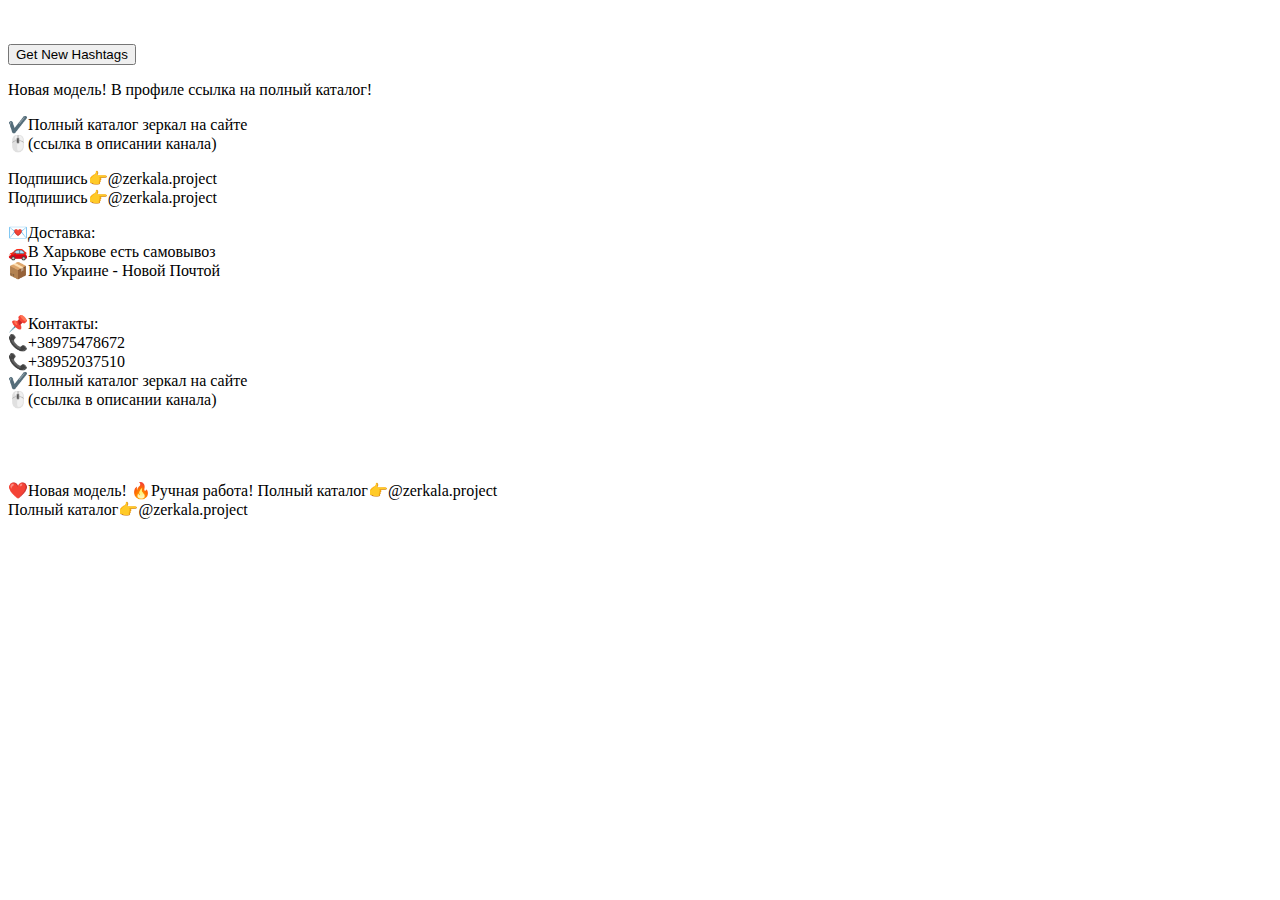
<file: gen/zerkala.html>
<!DOCTYPE html>
<html>
<head>
	<title>Mirror Hashtag generator</title>
	<script type="text/javascript" src='gen.js'></script>
</head>
<body>
	<br><br>
	<input type="button" value='Get New Hashtags' name="" id='btn' onclick='document.getElementById("result").innerHTML=getRandomForMirror()'>
	<br>
	<p>
	Новая модель! В профиле ссылка на полный каталог!	
	</p>
	<p>			✔️Полный каталог зеркал на сайте<br>
			🖱️(ссылка в описании канала)
	</p>
	
	<p>
	Подпишись👉@zerkala.project<br>
	Подпишись👉@zerkala.project
</p>
<p>
	💌Доставка:<br>
	🚗В Харькове есть самовывоз<br>
	📦По Украине - Новой Почтой<br>
</p>
<br>
	📌Контакты:⠀<br>
	📞+38975478672⠀<br>
	📞+38952037510⠀<br>
	✔️Полный каталог зеркал на сайте<br>
	🖱️(ссылка в описании канала)<br><br><br><br><br>


	❤️Новая модель! 🔥Ручная работа! Полный каталог👉@zerkala.project⁣⁣ <br>
	 Полный каталог👉@zerkala.project⁣⁣ <br><br>
	<div id='result'></div>
</body>
</html>
</file>
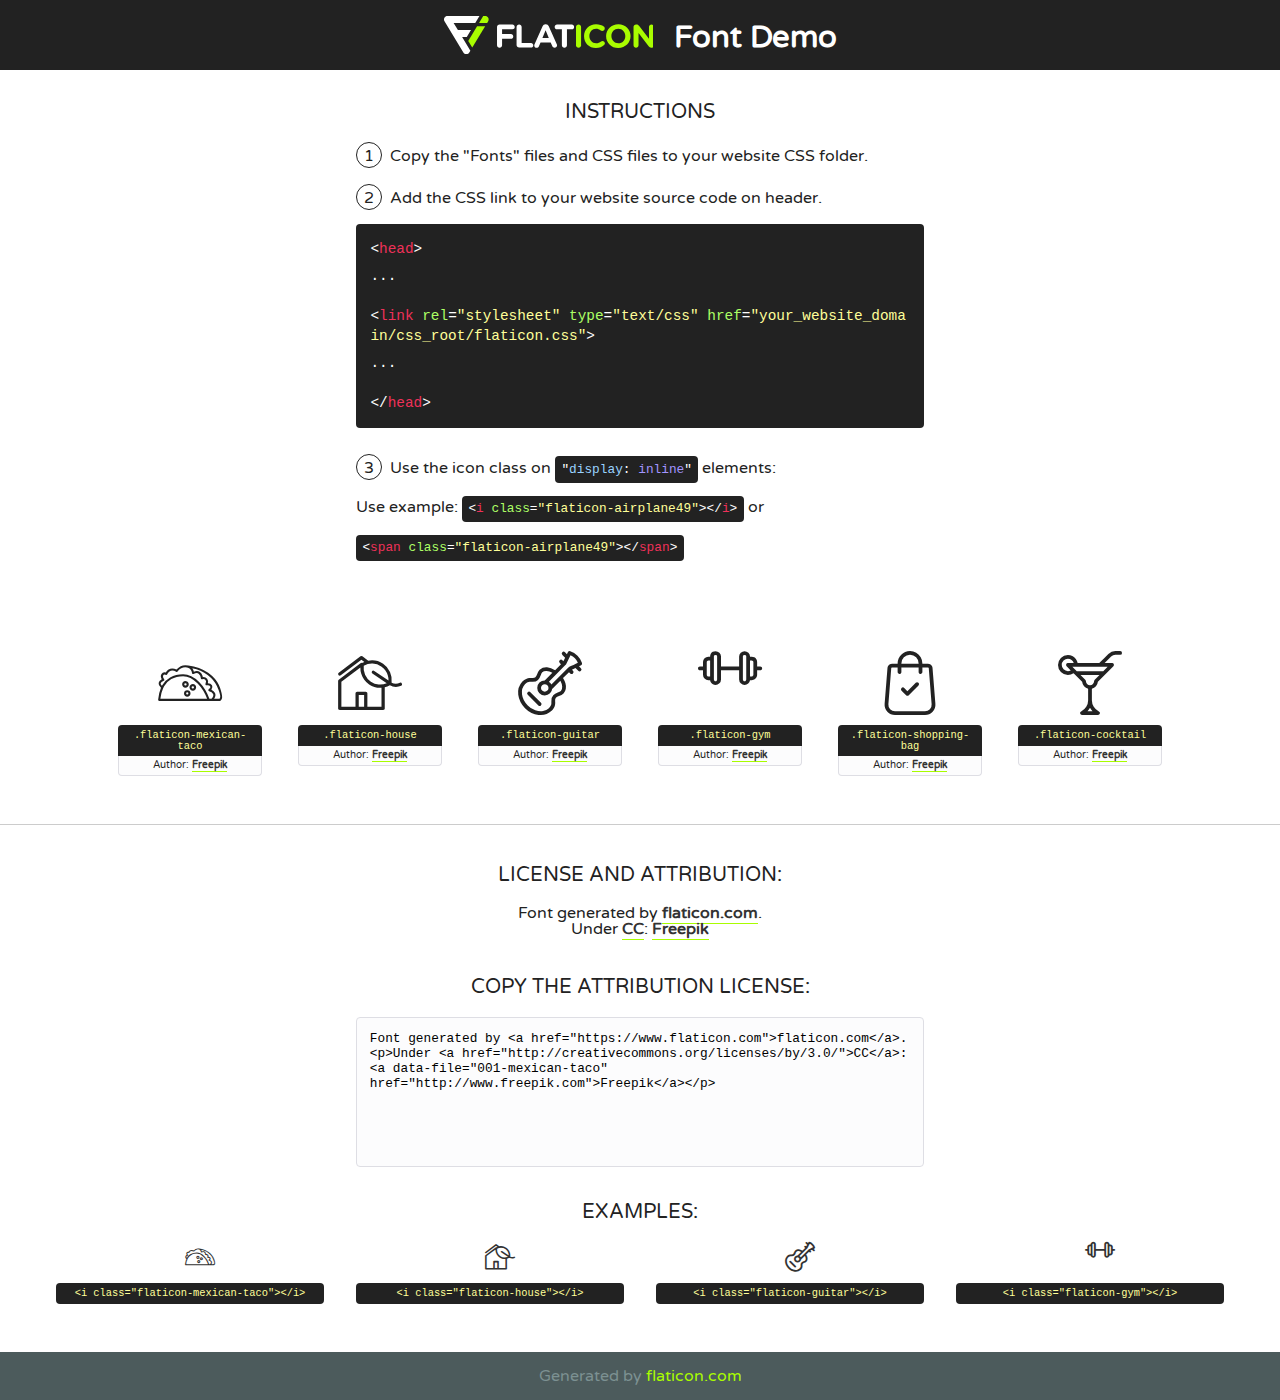
<file: fonts/flaticon/font/flaticon.html>
<!DOCTYPE html>
<!--
  Flaticon icon font: Flaticon
  Creation date: 11/02/2019 11:47
-->
<html>
<!DOCTYPE html>
<html>

<head>
    <title>Flaticon WebFont</title>
    <link href="http://fonts.googleapis.com/css?family=Varela+Round" rel="stylesheet" type="text/css" />
    <link rel="stylesheet" type="text/css" href="flaticon.css">
    <meta charset="UTF-8">
    <style>
    html, body, div, span, applet, object, iframe,
    h1, h2, h3, h4, h5, h6, p, blockquote, pre,
    a, abbr, acronym, address, big, cite, code,
    del, dfn, em, img, ins, kbd, q, s, samp,
    small, strike, strong, sub, sup, tt, var,
    b, u, i, center,
    dl, dt, dd, ol, ul, li,
    fieldset, form, label, legend,
    table, caption, tbody, tfoot, thead, tr, th, td,
    article, aside, canvas, details, embed, 
    figure, figcaption, footer, header, hgroup, 
    menu, nav, output, ruby, section, summary,
    time, mark, audio, video {
        margin: 0;
        padding: 0;
        border: 0;
        font-size: 100%;
        font: inherit;
        vertical-align: baseline;
    }
    /* HTML5 display-role reset for older browsers */
    article, aside, details, figcaption, figure, 
    footer, header, hgroup, menu, nav, section {
        display: block;
    }
    body {
        line-height: 1;
    }
    ol, ul {
        list-style: none;
    }
    blockquote, q {
        quotes: none;
    }
    blockquote:before, blockquote:after,
    q:before, q:after {
        content: '';
        content: none;
    }
    table {
        border-collapse: collapse;
        border-spacing: 0;
    }
    body {
        font-family: 'Varela Round', Helvetica, Arial, sans-serif;
        font-size: 16px;
        color: #222;
    }
    a {
        color: #333;
        border-bottom: 1px solid #a9fd00;
        font-weight: bold;
        text-decoration: none;
    }
    * {
        -moz-box-sizing: border-box;
        -webkit-box-sizing: border-box;
        box-sizing: border-box;
        margin: 0;
        padding: 0;
    }
    [class^="flaticon-"]:before, [class*=" flaticon-"]:before, [class^="flaticon-"]:after, [class*=" flaticon-"]:after {
        font-family: Flaticon;
        font-size: 30px;
        font-style: normal;
        margin-left: 20px;
        color: #333;
    }
    .wrapper {
        max-width: 600px;
        margin: auto;
        padding: 0 1em;
    }
    .title {
        font-size: 1.25em;
        text-align: center;
        margin-bottom: 1em;
        text-transform: uppercase;
    }
    header {
        text-align: center;
        background-color: #222;
        color: #fff;
        padding: 1em;
    }
    header .logo {
        width: 210px;
        height: 38px;
        display: inline-block;
        vertical-align: middle;
        margin-right: 1em;
        border: none;
    }
    header strong {
        font-size: 1.95em;
        font-weight: bold;
        vertical-align: middle;
        margin-top: 5px;
        display: inline-block;
    }
    .demo {
        margin: 2em auto;
        line-height: 1.25em;
    }
    .demo ul li {
        margin-bottom: 1em;
    }
    .demo ul li .num {
        color: #222;
        border-radius: 20px;
        display: inline-block;
        width: 26px;
        padding: 3px;
        height: 26px;
        text-align: center;
        margin-right: 0.5em;
        border: 1px solid #222;
    }
    .demo ul li code {
        background-color: #222;
        border-radius: 4px;
        padding: 0.25em 0.5em;
        display: inline-block;
        color: #fff;
        font-family: Consolas,Monaco,Lucida Console,Liberation Mono,DejaVu Sans Mono,Bitstream Vera Sans Mono,Courier New, monospace;
        font-weight: lighter;
        margin-top: 1em;
        font-size: 0.8em;
        word-break: break-all;
    }
    .demo ul li code.big {
        padding: 1em;
        font-size: 0.9em;
    }
    .demo ul li code .red {
        color: #EF3159;
    }
    .demo ul li code .green {
        color: #ACFF65;
    }
    .demo ul li code .yellow {
        color: #FFFF99;
    }
    .demo ul li code .blue {
        color: #99D3FF;
    }
    .demo ul li code .purple {
        color: #A295FF;
    }
    .demo ul li code .dots {
        margin-top: 0.5em;
        display: block;
    }
    #glyphs {
        border-bottom: 1px solid #ccc;
        padding: 2em 0;
        text-align: center;
    }
    .glyph {
        display: inline-block;
        width: 9em;
        margin: 1em;
        text-align: center;
        vertical-align: top;
        background: #FFF;
    }
    .glyph .glyph-icon {
        padding: 10px;
        display: block;
        font-family:"Flaticon";
        font-size: 64px;
        line-height: 1;
    }
    .glyph .glyph-icon:before {
        font-size: 64px;
        color: #222;
        margin-left: 0;
    }
    .class-name {
        font-size: 0.65em;
        background-color: #222;
        color: #fff;
        border-radius: 4px 4px 0 0;
        padding: 0.5em;
        color: #FFFF99;
        font-family: Consolas,Monaco,Lucida Console,Liberation Mono,DejaVu Sans Mono,Bitstream Vera Sans Mono,Courier New, monospace;
    }
    .author-name {
        font-size: 0.6em;
        background-color: #fcfcfd;
        border: 1px solid #DEDEE4;
        border-top: 0;
        border-radius: 0 0 4px 4px;
        padding: 0.5em;
    }
    .class-name:last-child {
        font-size: 10px;
        color:#888;
    }
    .class-name:last-child a {
        font-size: 10px;
        color:#555;
    }
    .class-name:last-child a:hover {
        color:#a9fd00;
    }
    .glyph > input {
        display: block;
        width: 100px;
        margin: 5px auto;
        text-align: center;
        font-size: 12px;
        cursor: text;
    }
    .glyph > input.icon-input {
        font-family:"Flaticon";
        font-size: 16px;
        margin-bottom: 10px;
    }
    .attribution .title {
        margin-top: 2em;
    }
    .attribution textarea {
        background-color: #fcfcfd;
        padding: 1em;
        border: none;
        box-shadow: none;
        border: 1px solid #DEDEE4;
        border-radius: 4px;
        resize: none;
        width: 100%;
        height: 150px;
        font-size: 0.8em;
        font-family: Consolas,Monaco,Lucida Console,Liberation Mono,DejaVu Sans Mono,Bitstream Vera Sans Mono,Courier New, monospace;
        -webkit-appearance: none;
    }
    .iconsuse {
        margin: 2em auto;
        text-align: center;
        max-width: 1200px;
    }
    .iconsuse:after {
        content: '';
        display: table;
        clear: both;
    }
    .iconsuse .image {
        float: left;
        width: 25%;
        padding: 0 1em;
    }
    .iconsuse .image p {
        margin-bottom: 1em;
    }
    .iconsuse .image span {
        display: block;
        font-size: 0.65em;
        background-color: #222;
        color: #fff;
        border-radius: 4px;
        padding: 0.5em;
        color: #FFFF99;
        margin-top: 1em;
        font-family: Consolas,Monaco,Lucida Console,Liberation Mono,DejaVu Sans Mono,Bitstream Vera Sans Mono,Courier New, monospace;
    }
    #footer {
        text-align: center;
        background-color: #4C5B5C;
        color: #7c9192;
        padding: 1em;
    }
    #footer a {
        border: none;
        color: #a9fd00;
        font-weight: normal;
    }
    @media (max-width: 960px) {
        .iconsuse .image {
            width: 50%;
        }
    }
    @media (max-width: 560px) {
        .iconsuse .image {
            width: 100%;
        }
    }
    </style>
</head>

<body class="characters-off">

    <header>
        <a href="https://www.flaticon.com" target="_blank" class="logo">
            <svg version="1.1" xmlns="http://www.w3.org/2000/svg" xmlns:xlink="http://www.w3.org/1999/xlink" xmlns:a="http://ns.adobe.com/AdobeSVGViewerExtensions/3.0/" viewBox="0 0 560.875 102.036" enable-background="new 0 0 560.875 102.036" xml:space="preserve">
                <defs>
                </defs>
                <g>
                    <g class="letters">
                        <path fill="#ffffff" d="M141.596,29.675c0-3.777,2.985-6.767,6.764-6.767h34.438c3.426,0,6.15,2.728,6.15,6.15
                        c0,3.43-2.724,6.149-6.15,6.149h-27.674v13.091h23.719c3.429,0,6.151,2.724,6.151,6.15c0,3.43-2.723,6.149-6.151,6.149h-23.719
                        v17.574c0,3.773-2.986,6.761-6.764,6.761c-3.779,0-6.764-2.989-6.764-6.761V29.675z"></path>
                        <path fill="#ffffff" d="M193.844,29.149c0-3.781,2.985-6.767,6.764-6.767c3.776,0,6.763,2.985,6.763,6.767v42.957h25.039
                        c3.426,0,6.149,2.726,6.149,6.153c0,3.425-2.723,6.15-6.149,6.15h-31.802c-3.779,0-6.764-2.986-6.764-6.768V29.149z"></path>
                        <path fill="#ffffff" d="M241.891,75.71l21.438-48.407c1.492-3.341,4.215-5.357,7.906-5.357h0.792
                        c3.686,0,6.323,2.017,7.815,5.357l21.439,48.407c0.436,0.967,0.701,1.845,0.701,2.723c0,3.602-2.809,6.501-6.414,6.501
                        c-3.161,0-5.269-1.845-6.499-4.655l-4.132-9.661h-27.059l-4.301,10.102c-1.144,2.631-3.426,4.214-6.237,4.214
                        c-3.517,0-6.24-2.81-6.24-6.325C241.1,77.64,241.451,76.677,241.891,75.71z M279.932,58.666l-8.521-20.297l-8.526,20.297H279.932
                        z"></path>
                        <path fill="#ffffff" d="M314.864,35.387H301.86c-3.429,0-6.239-2.813-6.239-6.238c0-3.429,2.811-6.24,6.239-6.24h39.533
                        c3.426,0,6.237,2.811,6.237,6.24c0,3.425-2.811,6.238-6.237,6.238h-13.001v42.785c0,3.773-2.99,6.761-6.764,6.761
                        c-3.779,0-6.764-2.989-6.764-6.761V35.387z"></path>
                        <path fill="#A9FD00" d="M352.615,29.149c0-3.781,2.985-6.767,6.767-6.767c3.774,0,6.761,2.985,6.761,6.767v49.024
                        c0,3.773-2.987,6.761-6.761,6.761c-3.781,0-6.767-2.989-6.767-6.761V29.149z"></path>
                        <path fill="#A9FD00" d="M374.132,53.836v-0.179c0-17.481,13.178-31.801,32.065-31.801c9.22,0,15.459,2.458,20.557,6.238
                        c1.402,1.054,2.637,2.985,2.637,5.357c0,3.692-2.985,6.59-6.681,6.59c-1.845,0-3.071-0.702-4.044-1.319
                        c-3.776-2.813-7.729-4.393-12.562-4.393c-10.364,0-17.831,8.611-17.831,19.154v0.173c0,10.542,7.291,19.329,17.831,19.329
                        c5.715,0,9.492-1.756,13.359-4.834c1.049-0.874,2.458-1.491,4.039-1.491c3.429,0,6.325,2.813,6.325,6.236
                        c0,2.106-1.056,3.78-2.282,4.834c-5.539,4.834-12.036,7.733-21.878,7.733C387.572,85.464,374.132,71.493,374.132,53.836z"></path>
                        <path fill="#A9FD00" d="M433.009,53.836v-0.179c0-17.481,13.79-31.801,32.766-31.801c18.981,0,32.592,14.143,32.592,31.628v0.173
                        c0,17.483-13.785,31.807-32.769,31.807C446.625,85.464,433.009,71.32,433.009,53.836z M484.224,53.836v-0.179
                        c0-10.539-7.725-19.326-18.626-19.326c-10.893,0-18.449,8.611-18.449,19.154v0.173c0,10.542,7.73,19.329,18.626,19.329
                        C476.676,72.986,484.224,64.378,484.224,53.836z"></path>
                        <path fill="#A9FD00" d="M506.233,29.321c0-3.774,2.99-6.763,6.767-6.763h1.401c3.252,0,5.183,1.583,7.029,3.953l26.093,34.265
                        V29.059c0-3.692,2.99-6.677,6.681-6.677c3.683,0,6.671,2.985,6.671,6.677v48.934c0,3.78-2.987,6.765-6.764,6.765h-0.436
                        c-3.257,0-5.188-1.581-7.034-3.953l-27.056-35.492v32.944c0,3.687-2.985,6.676-6.678,6.676c-3.683,0-6.673-2.989-6.673-6.676
                        V29.321z"></path>
                    </g>
                    <g class="insignia">
                        <path fill="#ffffff" d="M48.372,56.137h12.517l11.156-18.537H37.186L25.688,18.539h57.825L94.668,0H9.271
                        C5.925,0,2.842,1.801,1.198,4.716c-1.644,2.907-1.593,6.482,0.134,9.343l50.38,83.501c1.678,2.781,4.689,4.476,7.938,4.476
                        c3.246,0,6.257-1.695,7.935-4.476l2.898-4.804L48.372,56.137z"></path>
                        <g class="i">
                            <path fill="#A9FD00" d="M93.575,18.539h0.031v0.004l21.652,0.004l2.705-4.488c1.727-2.861,1.778-6.436,0.133-9.343
                            C116.454,1.801,113.371,0,110.026,0h-5.294L93.575,18.539z"></path>
                            <polygon fill="#A9FD00" points="88.291,27.356 64.725,66.486 75.519,84.404 109.942,27.356"></polygon>
                        </g>
                    </g>
                </g>
            </svg>
        </a>
        <strong>Font Demo</strong>
    </header>


    <section class="demo wrapper">

        <p class="title">Instructions</p>

        <ul>
            <li>
                <span class="num">1</span>Copy the "Fonts" files and CSS files to your website CSS folder.
            </li>
            <li>
                <span class="num">2</span>Add the CSS link to your website source code on header.
                <code class="big">
                    &lt;<span class="red">head</span>&gt;
                    <br/><span class="dots">...</span>
                    <br/>&lt;<span class="red">link</span> <span class="green">rel</span>=<span class="yellow">"stylesheet"</span> <span class="green">type</span>=<span class="yellow">"text/css"</span> <span class="green">href</span>=<span class="yellow">"your_website_domain/css_root/flaticon.css"</span>&gt;
                    <br/><span class="dots">...</span>
                    <br/>&lt;/<span class="red">head</span>&gt;
                </code>
            </li>

            <li>
                <p>
                    <span class="num">3</span>Use the icon class on <code>"<span class="blue">display</span>:<span class="purple"> inline</span>"</code> elements:
                    <br />
                    Use example: <code>&lt;<span class="red">i</span> <span class="green">class</span>=<span class="yellow">&quot;flaticon-airplane49&quot;</span>&gt;&lt;/<span class="red">i</span>&gt;</code> or <code>&lt;<span class="red">span</span> <span class="green">class</span>=<span class="yellow">&quot;flaticon-airplane49&quot;</span>&gt;&lt;/<span class="red">span</span>&gt;</code>
            </li>
        </ul>

    </section>




   <section id="glyphs">          
    
      
        <div class="glyph"><div class="glyph-icon flaticon-mexican-taco"></div>
            <div class="class-name">.flaticon-mexican-taco</div>
            <div class="author-name">Author: <a data-file="001-mexican-taco" href="http://www.freepik.com">Freepik</a> </div> 
        </div>        
        
        <div class="glyph"><div class="glyph-icon flaticon-house"></div>
            <div class="class-name">.flaticon-house</div>
            <div class="author-name">Author: <a data-file="002-house" href="http://www.freepik.com">Freepik</a> </div> 
        </div>        
        
        <div class="glyph"><div class="glyph-icon flaticon-guitar"></div>
            <div class="class-name">.flaticon-guitar</div>
            <div class="author-name">Author: <a data-file="003-guitar" href="http://www.freepik.com">Freepik</a> </div> 
        </div>        
        
        <div class="glyph"><div class="glyph-icon flaticon-gym"></div>
            <div class="class-name">.flaticon-gym</div>
            <div class="author-name">Author: <a data-file="004-gym" href="http://www.freepik.com">Freepik</a> </div> 
        </div>        
        
        <div class="glyph"><div class="glyph-icon flaticon-shopping-bag"></div>
            <div class="class-name">.flaticon-shopping-bag</div>
            <div class="author-name">Author: <a data-file="005-shopping-bag" href="http://www.freepik.com">Freepik</a> </div> 
        </div>        
        
        <div class="glyph"><div class="glyph-icon flaticon-cocktail"></div>
            <div class="class-name">.flaticon-cocktail</div>
            <div class="author-name">Author: <a data-file="006-cocktail" href="http://www.freepik.com">Freepik</a> </div> 
        </div>        
        

    </section>



    <section class="attribution wrapper"   style="text-align:center;">

      <div class="title">License and attribution:</div><div class="attrDiv">Font generated by <a href="https://www.flaticon.com">flaticon.com</a>. <div><p>Under <a href="http://creativecommons.org/licenses/by/3.0/">CC</a>: <a data-file="001-mexican-taco" href="http://www.freepik.com">Freepik</a></p>  </div>
      </div>
      <div class="title">Copy the Attribution License:</div>

    <textarea onclick="this.focus();this.select();">Font generated by &lt;a href=&quot;https://www.flaticon.com&quot;&gt;flaticon.com&lt;/a&gt;. <p>Under <a href="http://creativecommons.org/licenses/by/3.0/">CC</a>: <a data-file="001-mexican-taco" href="http://www.freepik.com">Freepik</a></p>  
     </textarea>

    </section>

    <section class="iconsuse">

          <div class="title">Examples:</div>            
             
            <div class="image">
                <p>
                    <i class="glyph-icon flaticon-mexican-taco"></i> 
                    <span>&lt;i class=&quot;flaticon-mexican-taco&quot;&gt;&lt;/i&gt;</span>
                </p>
            </div>
            
            <div class="image">
                <p>
                    <i class="glyph-icon flaticon-house"></i> 
                    <span>&lt;i class=&quot;flaticon-house&quot;&gt;&lt;/i&gt;</span>
                </p>
            </div>
            
            <div class="image">
                <p>
                    <i class="glyph-icon flaticon-guitar"></i> 
                    <span>&lt;i class=&quot;flaticon-guitar&quot;&gt;&lt;/i&gt;</span>
                </p>
            </div>
            
            <div class="image">
                <p>
                    <i class="glyph-icon flaticon-gym"></i> 
                    <span>&lt;i class=&quot;flaticon-gym&quot;&gt;&lt;/i&gt;</span>
                </p>
            </div>
                       
        </div>
                            
    </section>

<div id="footer">
    <div>Generated by <a href="https://www.flaticon.com">flaticon.com</a>
    </div>
</div>



</body>
</html>
</file>
<file: active-pure/assets/web/assets/mobirise-icons/mobirise-icons.css>
@font-face {
  font-family: 'MobiriseIcons';
  src:  url('mobirise-icons.eot?spat4u');
  src:  url('mobirise-icons.eot?spat4u#iefix') format('embedded-opentype'),
    url('mobirise-icons.ttf?spat4u') format('truetype'),
    url('mobirise-icons.woff?spat4u') format('woff'),
    url('mobirise-icons.svg?spat4u#MobiriseIcons') format('svg');
  font-weight: normal;
  font-style: normal;
  font-display: swap;
}

[class^="mbri-"], [class*=" mbri-"] {
  /* use !important to prevent issues with browser extensions that change fonts */
  font-family: MobiriseIcons !important;
  speak: none;
  font-style: normal;
  font-weight: normal;
  font-variant: normal;
  text-transform: none;
  line-height: 1;

  /* Better Font Rendering =========== */
  -webkit-font-smoothing: antialiased;
  -moz-osx-font-smoothing: grayscale;
}

.mbri-add-submenu:before {
  content: "\e900";
}
.mbri-alert:before {
  content: "\e901";
}
.mbri-align-center:before {
  content: "\e902";
}
.mbri-align-justify:before {
  content: "\e903";
}
.mbri-align-left:before {
  content: "\e904";
}
.mbri-align-right:before {
  content: "\e905";
}
.mbri-android:before {
  content: "\e906";
}
.mbri-apple:before {
  content: "\e907";
}
.mbri-arrow-down:before {
  content: "\e908";
}
.mbri-arrow-next:before {
  content: "\e909";
}
.mbri-arrow-prev:before {
  content: "\e90a";
}
.mbri-arrow-up:before {
  content: "\e90b";
}
.mbri-bold:before {
  content: "\e90c";
}
.mbri-bookmark:before {
  content: "\e90d";
}
.mbri-bootstrap:before {
  content: "\e90e";
}
.mbri-briefcase:before {
  content: "\e90f";
}
.mbri-browse:before {
  content: "\e910";
}
.mbri-bulleted-list:before {
  content: "\e911";
}
.mbri-calendar:before {
  content: "\e912";
}
.mbri-camera:before {
  content: "\e913";
}
.mbri-cart-add:before {
  content: "\e914";
}
.mbri-cart-full:before {
  content: "\e915";
}
.mbri-cash:before {
  content: "\e916";
}
.mbri-change-style:before {
  content: "\e917";
}
.mbri-chat:before {
  content: "\e918";
}
.mbri-clock:before {
  content: "\e919";
}
.mbri-close:before {
  content: "\e91a";
}
.mbri-cloud:before {
  content: "\e91b";
}
.mbri-code:before {
  content: "\e91c";
}
.mbri-contact-form:before {
  content: "\e91d";
}
.mbri-credit-card:before {
  content: "\e91e";
}
.mbri-cursor-click:before {
  content: "\e91f";
}
.mbri-cust-feedback:before {
  content: "\e920";
}
.mbri-database:before {
  content: "\e921";
}
.mbri-delivery:before {
  content: "\e922";
}
.mbri-desktop:before {
  content: "\e923";
}
.mbri-devices:before {
  content: "\e924";
}
.mbri-down:before {
  content: "\e925";
}
.mbri-download:before {
  content: "\e989";
}
.mbri-drag-n-drop:before {
  content: "\e927";
}
.mbri-drag-n-drop2:before {
  content: "\e928";
}
.mbri-edit:before {
  content: "\e929";
}
.mbri-edit2:before {
  content: "\e92a";
}
.mbri-error:before {
  content: "\e92b";
}
.mbri-extension:before {
  content: "\e92c";
}
.mbri-features:before {
  content: "\e92d";
}
.mbri-file:before {
  content: "\e92e";
}
.mbri-flag:before {
  content: "\e92f";
}
.mbri-folder:before {
  content: "\e930";
}
.mbri-gift:before {
  content: "\e931";
}
.mbri-github:before {
  content: "\e932";
}
.mbri-globe:before {
  content: "\e933";
}
.mbri-globe-2:before {
  content: "\e934";
}
.mbri-growing-chart:before {
  content: "\e935";
}
.mbri-hearth:before {
  content: "\e936";
}
.mbri-help:before {
  content: "\e937";
}
.mbri-home:before {
  content: "\e938";
}
.mbri-hot-cup:before {
  content: "\e939";
}
.mbri-idea:before {
  content: "\e93a";
}
.mbri-image-gallery:before {
  content: "\e93b";
}
.mbri-image-slider:before {
  content: "\e93c";
}
.mbri-info:before {
  content: "\e93d";
}
.mbri-italic:before {
  content: "\e93e";
}
.mbri-key:before {
  content: "\e93f";
}
.mbri-laptop:before {
  content: "\e940";
}
.mbri-layers:before {
  content: "\e941";
}
.mbri-left-right:before {
  content: "\e942";
}
.mbri-left:before {
  content: "\e943";
}
.mbri-letter:before {
  content: "\e944";
}
.mbri-like:before {
  content: "\e945";
}
.mbri-link:before {
  content: "\e946";
}
.mbri-lock:before {
  content: "\e947";
}
.mbri-login:before {
  content: "\e948";
}
.mbri-logout:before {
  content: "\e949";
}
.mbri-magic-stick:before {
  content: "\e94a";
}
.mbri-map-pin:before {
  content: "\e94b";
}
.mbri-menu:before {
  content: "\e94c";
}
.mbri-mobile:before {
  content: "\e94d";
}
.mbri-mobile2:before {
  content: "\e94e";
}
.mbri-mobirise:before {
  content: "\e94f";
}
.mbri-more-horizontal:before {
  content: "\e950";
}
.mbri-more-vertical:before {
  content: "\e951";
}
.mbri-music:before {
  content: "\e952";
}
.mbri-new-file:before {
  content: "\e953";
}
.mbri-numbered-list:before {
  content: "\e954";
}
.mbri-opened-folder:before {
  content: "\e955";
}
.mbri-pages:before {
  content: "\e956";
}
.mbri-paper-plane:before {
  content: "\e957";
}
.mbri-paperclip:before {
  content: "\e958";
}
.mbri-photo:before {
  content: "\e959";
}
.mbri-photos:before {
  content: "\e95a";
}
.mbri-pin:before {
  content: "\e95b";
}
.mbri-play:before {
  content: "\e95c";
}
.mbri-plus:before {
  content: "\e95d";
}
.mbri-preview:before {
  content: "\e95e";
}
.mbri-print:before {
  content: "\e95f";
}
.mbri-protect:before {
  content: "\e960";
}
.mbri-question:before {
  content: "\e961";
}
.mbri-quote-left:before {
  content: "\e962";
}
.mbri-quote-right:before {
  content: "\e963";
}
.mbri-refresh:before {
  content: "\e964";
}
.mbri-responsive:before {
  content: "\e965";
}
.mbri-right:before {
  content: "\e966";
}
.mbri-rocket:before {
  content: "\e967";
}
.mbri-sad-face:before {
  content: "\e968";
}
.mbri-sale:before {
  content: "\e969";
}
.mbri-save:before {
  content: "\e96a";
}
.mbri-search:before {
  content: "\e96b";
}
.mbri-setting:before {
  content: "\e96c";
}
.mbri-setting2:before {
  content: "\e96d";
}
.mbri-setting3:before {
  content: "\e96e";
}
.mbri-share:before {
  content: "\e96f";
}
.mbri-shopping-bag:before {
  content: "\e970";
}
.mbri-shopping-basket:before {
  content: "\e971";
}
.mbri-shopping-cart:before {
  content: "\e972";
}
.mbri-sites:before {
  content: "\e973";
}
.mbri-smile-face:before {
  content: "\e974";
}
.mbri-speed:before {
  content: "\e975";
}
.mbri-star:before {
  content: "\e976";
}
.mbri-success:before {
  content: "\e977";
}
.mbri-sun:before {
  content: "\e978";
}
.mbri-sun2:before {
  content: "\e979";
}
.mbri-tablet:before {
  content: "\e97a";
}
.mbri-tablet-vertical:before {
  content: "\e97b";
}
.mbri-target:before {
  content: "\e97c";
}
.mbri-timer:before {
  content: "\e97d";
}
.mbri-to-ftp:before {
  content: "\e97e";
}
.mbri-to-local-drive:before {
  content: "\e97f";
}
.mbri-touch-swipe:before {
  content: "\e980";
}
.mbri-touch:before {
  content: "\e981";
}
.mbri-trash:before {
  content: "\e982";
}
.mbri-underline:before {
  content: "\e983";
}
.mbri-unlink:before {
  content: "\e984";
}
.mbri-unlock:before {
  content: "\e985";
}
.mbri-up-down:before {
  content: "\e986";
}
.mbri-up:before {
  content: "\e987";
}
.mbri-update:before {
  content: "\e988";
}
.mbri-upload:before {
 content: "\e926"; 
}
.mbri-user:before {
  content: "\e98a";
}
.mbri-user2:before {
  content: "\e98b";
}
.mbri-users:before {
  content: "\e98c";
}
.mbri-video:before {
  content: "\e98d";
}
.mbri-video-play:before {
  content: "\e98e";
}
.mbri-watch:before {
  content: "\e98f";
}
.mbri-website-theme:before {
  content: "\e990";
}
.mbri-wifi:before {
  content: "\e991";
}
.mbri-windows:before {
  content: "\e992";
}
.mbri-zoom-out:before {
  content: "\e993";
}
.mbri-redo:before {
  content: "\e994";
}
.mbri-undo:before {
  content: "\e995";
}
</file>
<file: active-pure/assets/facebook-plugin/style.css>
.mbr-section.mbr-section__comments{
    position: relative;
}
.mbr-section__comments{
    background-size: cover;
}
.addons-container {
  position: relative;
  margin-left: auto;
  margin-right: auto;
  padding-right: 15px;
  padding-left: 15px; }
  @media (min-width: 576px) {
    .addons-container {
      padding-right: 15px;
      padding-left: 15px; } }
  @media (min-width: 768px) {
    .addons-container {
      padding-right: 15px;
      padding-left: 15px; } }
  @media (min-width: 992px) {
    .addons-container {
      padding-right: 15px;
      padding-left: 15px; } }
  @media (min-width: 1200px) {
    .addons-container {
      padding-right: 15px;
      padding-left: 15px; } }
  @media (min-width: 576px) {
    .addons-container {
      width: 540px;
      max-width: 100%; } }
  @media (min-width: 768px) {
    .addons-container {
      width: 720px;
      max-width: 100%; } }
  @media (min-width: 992px) {
    .addons-container {
      width: 960px;
      max-width: 100%; } }
  @media (min-width: 1200px) {
    .addons-container {
      width: 1140px;
      max-width: 100%; } }

.addons-container-inner{
    position: relative;
    width: 100%;
    min-height: 1px;
    padding-right: 15px;
    padding-left: 15px;
}
@media (min-width: 567px) {
    .addons-container-inner{
        -ms-flex: 0 0 66.666667%;
        flex: 0 0 66.666667%;
        max-width: 66.666667%;
    }
}
.addons-row{
    display: flex;
    justify-content:center;
}
</file>
<file: active-pure/assets/theme/css/style.css>
@charset "UTF-8";
/*!
 * Mobirise v4 theme (https://mobirise.com/)
 * Copyright 2017 Mobirise
 */
section {
  background-color: #eeeeee;
}

body {
  font-style: normal;
  line-height: 1.5;
}

section,
.container,
.container-fluid {
  position: relative;
  word-wrap: break-word;
}

a.mbr-iconfont:hover {
  text-decoration: none;
}

.article .lead p,
.article .lead ul,
.article .lead ol,
.article .lead pre,
.article .lead blockquote {
  margin-bottom: 0;
}

ul,
ol,
pre,
blockquote {
  margin-bottom: 2.3125rem;
}

pre {
  background: #f4f4f4;
  padding: 10px 24px;
  white-space: pre-wrap;
}

.inactive {
  -webkit-user-select: none;
  -moz-user-select: none;
  -ms-user-select: none;
  user-select: none;
  pointer-events: none;
  -webkit-user-drag: none;
  user-drag: none;
}

.mbr-section__comments .row {
  justify-content: center;
  -webkit-justify-content: center;
}

a {
  font-style: normal;
  font-weight: 400;
  cursor: pointer;
}
a, a:hover {
  text-decoration: none;
}

figure {
  margin-bottom: 0;
}

body {
  color: #232323;
}

h1,
h2,
h3,
h4,
h5,
h6,
.h1,
.h2,
.h3,
.h4,
.h5,
.h6,
.display-1,
.display-2,
.display-3,
.display-4 {
  line-height: 1;
  word-break: break-word;
  word-wrap: break-word;
}

.mbr-section-title {
  font-style: normal;
  line-height: 1.2;
}

.mbr-section-subtitle {
  line-height: 1.3;
}

.mbr-text {
  font-style: normal;
  line-height: 1.6;
}

b,
strong {
  font-weight: bold;
}

blockquote {
  padding: 10px 0 10px 20px;
  position: relative;
  border-left: 2px solid;
  border-color: #ff3366;
}

input:-webkit-autofill, input:-webkit-autofill:hover, input:-webkit-autofill:focus, input:-webkit-autofill:active {
  transition-delay: 9999s;
  transition-property: background-color, color;
}

textarea[type=hidden] {
  display: none;
}

body {
  position: relative;
}

section {
  background-position: 50% 50%;
  background-repeat: no-repeat;
  background-size: cover;
}
section .mbr-background-video,
section .mbr-background-video-preview {
  position: absolute;
  bottom: 0;
  left: 0;
  right: 0;
  top: 0;
}

.hidden {
  visibility: hidden;
}

.mbr-z-index20 {
  z-index: 20;
}

/*! Base colors */
.mbr-white {
  color: #ffffff;
}

.mbr-black {
  color: #000000;
}

.mbr-bg-white {
  background-color: #ffffff;
}

.mbr-bg-black {
  background-color: #000000;
}

/*! Text-aligns */
.align-left {
  text-align: left;
}

.align-center {
  text-align: center;
}

.align-right {
  text-align: right;
}

@media (max-width: 767px) {
  .align-left,
.align-center,
.align-right,
.mbr-section-btn,
.mbr-section-title {
    text-align: center;
  }
}
/*! Font-weight  */
.mbr-light {
  font-weight: 300;
}

.mbr-regular {
  font-weight: 400;
}

.mbr-semibold {
  font-weight: 500;
}

.mbr-bold {
  font-weight: 700;
}

/*! Media  */
.media-size-item {
  -webkit-flex: 1 1 auto;
  -moz-flex: 1 1 auto;
  -ms-flex: 1 1 auto;
  -o-flex: 1 1 auto;
  flex: 1 1 auto;
}

.media-content {
  -webkit-flex-basis: 100%;
  flex-basis: 100%;
}

.media-container-row {
  display: -ms-flexbox;
  display: -webkit-flex;
  display: flex;
  -webkit-flex-direction: row;
  -ms-flex-direction: row;
  flex-direction: row;
  -webkit-flex-wrap: wrap;
  -ms-flex-wrap: wrap;
  flex-wrap: wrap;
  -webkit-justify-content: center;
  -ms-flex-pack: center;
  justify-content: center;
  -webkit-align-content: center;
  -ms-flex-line-pack: center;
  align-content: center;
  -webkit-align-items: start;
  -ms-flex-align: start;
  align-items: start;
}
.media-container-row .media-size-item {
  width: 400px;
}

.media-container-column {
  display: -ms-flexbox;
  display: -webkit-flex;
  display: flex;
  -webkit-flex-direction: column;
  -ms-flex-direction: column;
  flex-direction: column;
  -webkit-flex-wrap: wrap;
  -ms-flex-wrap: wrap;
  flex-wrap: wrap;
  -webkit-justify-content: center;
  -ms-flex-pack: center;
  justify-content: center;
  -webkit-align-content: center;
  -ms-flex-line-pack: center;
  align-content: center;
  -webkit-align-items: stretch;
  -ms-flex-align: stretch;
  align-items: stretch;
}
.media-container-column > * {
  width: 100%;
}

@media (min-width: 992px) {
  .media-container-row {
    -webkit-flex-wrap: nowrap;
    -ms-flex-wrap: nowrap;
    flex-wrap: nowrap;
  }
}
figure {
  overflow: hidden;
}

figure[mbr-media-size] {
  transition: width 0.1s;
}

.mbr-figure img,
.mbr-figure iframe {
  display: block;
  width: 100%;
}

.card {
  background-color: transparent;
  border: none;
}

.card-box {
  width: 100%;
}

.card-img {
  text-align: center;
  flex-shrink: 0;
  -webkit-flex-shrink: 0;
}

.media {
  max-width: 100%;
  margin: 0 auto;
}

.mbr-figure {
  -ms-flex-item-align: center;
  -ms-grid-row-align: center;
  -webkit-align-self: center;
  align-self: center;
}

.media-container > div {
  max-width: 100%;
}

.mbr-figure img,
.card-img img {
  width: 100%;
}

@media (max-width: 991px) {
  .media-size-item {
    width: auto !important;
  }

  .media {
    width: auto;
  }

  .mbr-figure {
    width: 100% !important;
  }
}
/*! Buttons */
.btn {
  font-weight: 500;
  border-width: 2px;
  font-style: normal;
  letter-spacing: 1px;
  margin: 0.4rem 0.8rem;
  white-space: normal;
  -webkit-transition: all 0.3s ease-in-out;
  -moz-transition: all 0.3s ease-in-out;
  transition: all 0.3s ease-in-out;
  display: inline-flex;
  align-items: center;
  justify-content: center;
  word-break: break-word;
  -webkit-align-items: center;
  -webkit-justify-content: center;
  display: -webkit-inline-flex;
}

.btn-sm {
  font-weight: 500;
  letter-spacing: 1px;
  -webkit-transition: all 0.3s ease-in-out;
  -moz-transition: all 0.3s ease-in-out;
  transition: all 0.3s ease-in-out;
}

.btn-md {
  font-weight: 500;
  letter-spacing: 1px;
  margin: 0.4rem 0.8rem !important;
  -webkit-transition: all 0.3s ease-in-out;
  -moz-transition: all 0.3s ease-in-out;
  transition: all 0.3s ease-in-out;
}

.btn-lg {
  font-weight: 500;
  letter-spacing: 1px;
  margin: 0.4rem 0.8rem !important;
  -webkit-transition: all 0.3s ease-in-out;
  -moz-transition: all 0.3s ease-in-out;
  transition: all 0.3s ease-in-out;
}

.mbr-section-btn {
  margin-left: -0.25rem;
  margin-right: -0.25rem;
  font-size: 0;
}

nav .mbr-section-btn {
  margin-left: 0rem;
  margin-right: 0rem;
}

.btn-form {
  border-radius: 0;
}
.btn-form:hover {
  cursor: pointer;
}

/*! Btn icon margin */
.btn .mbr-iconfont,
.btn.btn-sm .mbr-iconfont {
  cursor: pointer;
  margin-right: 0.5rem;
}

.btn.btn-md .mbr-iconfont,
.btn.btn-md .mbr-iconfont {
  margin-right: 0.8rem;
}

.mbr-regular {
  font-weight: 400;
}

.mbr-semibold {
  font-weight: 500;
}

.mbr-bold {
  font-weight: 700;
}

[type=submit] {
  -webkit-appearance: none;
}

/*! Full-screen */
.mbr-fullscreen .mbr-overlay {
  min-height: 100vh;
}

.mbr-fullscreen {
  display: flex;
  display: -webkit-flex;
  display: -moz-flex;
  display: -ms-flex;
  display: -o-flex;
  align-items: center;
  -webkit-align-items: center;
  min-height: 100vh;
  padding-top: 3rem;
  padding-bottom: 3rem;
}

/*! Map */
.map {
  height: 25rem;
  position: relative;
}
.map iframe {
  width: 100%;
  height: 100%;
}

.mbr-overlay {
  background-color: #000;
  bottom: 0;
  left: 0;
  opacity: 0.5;
  position: absolute;
  right: 0;
  top: 0;
  z-index: 0;
  pointer-events: none;
}

/* Form */
blockquote {
  font-style: italic;
  padding: 10px 0 10px 20px;
  font-size: 1.09rem;
  position: relative;
  border-width: 3px;
}

.form-control {
  background-color: #f5f5f5;
  box-shadow: none;
  color: #565656;
  line-height: 1.43;
  min-height: 3.5em;
  padding: 1.07em 0.5em;
}
.form-control, .form-control:focus {
  border: 1px solid #e8e8e8;
}
.form-active .form-control:invalid {
  border-color: red;
}

.form-control-label {
  position: relative;
  cursor: pointer;
  margin-bottom: 0.357em;
  padding: 0;
}

.alert {
  color: #ffffff;
  border-radius: 0;
  border: 0;
  font-size: 0.875rem;
  line-height: 1.5;
  margin-bottom: 1.875rem;
  padding: 1.25rem;
  position: relative;
}
.alert.alert-form::after {
  background-color: inherit;
  bottom: -7px;
  content: "";
  display: block;
  height: 14px;
  left: 50%;
  margin-left: -7px;
  position: absolute;
  transform: rotate(45deg);
  width: 14px;
  -webkit-transform: rotate(45deg);
}

.form-asterisk {
  font-family: initial;
  position: absolute;
  top: -2px;
  font-weight: normal;
}

/*! Scroll to top arrow */
#scrollToTop a i:before {
  content: "";
  position: absolute;
  height: 40%;
  top: 25%;
  background: #fff;
  width: 2px;
  left: calc(50% - 1px);
}
#scrollToTop a i:after {
  content: "";
  position: absolute;
  display: block;
  border-top: 2px solid #fff;
  border-right: 2px solid #fff;
  width: 40%;
  height: 40%;
  left: 30%;
  bottom: 30%;
  transform: rotate(135deg);
  -webkit-transform: rotate(135deg);
}

.mbr-arrow-up {
  bottom: 25px;
  right: 90px;
  position: fixed;
  text-align: right;
  z-index: 5000;
  color: #ffffff;
  font-size: 32px;
  transform: rotate(180deg);
  -webkit-transform: rotate(180deg);
}

.mbr-arrow-up a {
  background: rgba(0, 0, 0, 0.2);
  border-radius: 3px;
  color: #fff;
  display: inline-block;
  height: 60px;
  width: 60px;
  outline-style: none !important;
  position: relative;
  text-decoration: none;
  transition: all 0.3s ease-in-out;
  cursor: pointer;
  text-align: center;
}
.mbr-arrow-up a:hover {
  background-color: rgba(0, 0, 0, 0.4);
}
.mbr-arrow-up a i {
  line-height: 60px;
}

.mbr-arrow-up-icon {
  display: block;
  color: #fff;
}

.mbr-arrow-up-icon::before {
  content: "›";
  display: inline-block;
  font-family: serif;
  font-size: 32px;
  line-height: 1;
  font-style: normal;
  position: relative;
  top: 6px;
  left: -4px;
  -webkit-transform: rotate(-90deg);
  transform: rotate(-90deg);
}

/*! Arrow Down */
.mbr-arrow {
  position: absolute;
  bottom: 45px;
  left: 50%;
  width: 60px;
  height: 60px;
  cursor: pointer;
  background-color: rgba(80, 80, 80, 0.5);
  border-radius: 50%;
  -webkit-transform: translateX(-50%);
  transform: translateX(-50%);
}
.mbr-arrow > a {
  display: inline-block;
  text-decoration: none;
  outline-style: none;
  -webkit-animation: arrowdown 1.7s ease-in-out infinite;
  animation: arrowdown 1.7s ease-in-out infinite;
}
.mbr-arrow > a > i {
  position: absolute;
  top: -2px;
  left: 15px;
  font-size: 2rem;
}

@keyframes arrowdown {
  0% {
    transform: translateY(0px);
    -webkit-transform: translateY(0px);
  }
  50% {
    transform: translateY(-5px);
    -webkit-transform: translateY(-5px);
  }
  100% {
    transform: translateY(0px);
    -webkit-transform: translateY(0px);
  }
}
@-webkit-keyframes arrowdown {
  0% {
    transform: translateY(0px);
    -webkit-transform: translateY(0px);
  }
  50% {
    transform: translateY(-5px);
    -webkit-transform: translateY(-5px);
  }
  100% {
    transform: translateY(0px);
    -webkit-transform: translateY(0px);
  }
}
@media (max-width: 500px) {
  .mbr-arrow-up {
    left: 50%;
    right: auto;
    transform: translateX(-50%) rotate(180deg);
    -webkit-transform: translateX(-50%) rotate(180deg);
  }
}
/*Gradients animation*/
@keyframes gradient-animation {
  from {
    background-position: 0% 100%;
    animation-timing-function: ease-in-out;
  }
  to {
    background-position: 100% 0%;
    animation-timing-function: ease-in-out;
  }
}
@-webkit-keyframes gradient-animation {
  from {
    background-position: 0% 100%;
    animation-timing-function: ease-in-out;
  }
  to {
    background-position: 100% 0%;
    animation-timing-function: ease-in-out;
  }
}
.bg-gradient {
  background-size: 200% 200%;
  animation: gradient-animation 5s infinite alternate;
  -webkit-animation: gradient-animation 5s infinite alternate;
}

.menu .navbar-brand {
  display: -webkit-flex;
}
.menu .navbar-brand span {
  display: flex;
  display: -webkit-flex;
}
.menu .navbar-brand .navbar-caption-wrap {
  display: -webkit-flex;
}
.menu .navbar-brand .navbar-logo img {
  display: -webkit-flex;
}
@media (min-width: 768px) and (max-width: 1023px) {
  .menu .navbar-toggleable-sm .navbar-nav {
    display: -webkit-box;
    display: -webkit-flex;
    display: -ms-flexbox;
  }
}
@media (max-width: 1023px) {
  .menu .navbar-collapse {
    max-height: 93.5vh;
  }
  .menu .navbar-collapse.show {
    overflow: auto;
  }
}
@media (min-width: 1024px) {
  .menu .navbar-nav.nav-dropdown {
    display: -webkit-flex;
  }
  .menu .navbar-toggleable-sm .navbar-collapse {
    display: -webkit-flex !important;
  }
  .menu .collapsed .navbar-collapse {
    max-height: 93.5vh;
  }
  .menu .collapsed .navbar-collapse.show {
    overflow: auto;
  }
}
@media (max-width: 767px) {
  .menu .navbar-collapse {
    max-height: 80vh;
  }
}

/* Others*/
.note-check a[data-value=Rubik] {
  font-style: normal;
}

.mbr-arrow a {
  color: #ffffff;
}

@media (max-width: 767px) {
  .mbr-arrow {
    display: none;
  }
}
.navbar {
  display: -webkit-flex;
  -webkit-flex-wrap: wrap;
  -webkit-align-items: center;
  -webkit-justify-content: space-between;
}

.navbar-collapse {
  -webkit-flex-basis: 100%;
  -webkit-flex-grow: 1;
  -webkit-align-items: center;
}

.nav-dropdown .link {
  padding: 0.667em 1.667em !important;
  margin: 0 !important;
}

.nav {
  display: -webkit-flex;
  -webkit-flex-wrap: wrap;
}

.row {
  display: -webkit-flex;
  -webkit-flex-wrap: wrap;
}

.justify-content-center {
  -webkit-justify-content: center;
}

.form-inline {
  display: -webkit-flex;
  -webkit-flex-flow: row wrap;
  -webkit-align-items: center;
}

.card-wrapper {
  -webkit-flex: 1;
}

.carousel-control {
  z-index: 10;
  display: -webkit-flex;
  -webkit-align-items: center;
  -webkit-justify-content: center;
}

.carousel-controls {
  display: -webkit-flex;
}

.media {
  display: -webkit-flex;
}

.form-group:focus {
  outline: none;
}

.jq-selectbox__select {
  padding: 1.07em 0.5em;
  position: absolute;
  top: 0;
  left: 0;
  width: 100%;
}

.jq-selectbox__dropdown {
  position: absolute;
  top: 100%;
  left: 0 !important;
  width: 100% !important;
}

.jq-selectbox__trigger-arrow {
  transform: translateY(-50%);
}

.jq-selectbox li {
  padding: 1.07em 0.5em;
}

input[type=range] {
  padding-left: 0 !important;
  padding-right: 0 !important;
}

.modal-dialog,
.modal-content {
  height: 100%;
}

.modal-dialog .carousel-inner {
  height: calc(100vh - 1.75rem);
}
@media (max-width: 575px) {
  .modal-dialog .carousel-inner {
    height: calc(100vh - 1rem);
  }
}

.carousel-item {
  text-align: center;
}

.carousel-item img {
  margin: auto;
}

.navbar-toggler {
  -webkit-align-self: flex-start;
  -ms-flex-item-align: start;
  align-self: flex-start;
  padding: 0.25rem 0.75rem;
  font-size: 1.25rem;
  line-height: 1;
  background: transparent;
  border: 1px solid transparent;
  -webkit-border-radius: 0.25rem;
  border-radius: 0.25rem;
}

.navbar-toggler:focus,
.navbar-toggler:hover {
  text-decoration: none;
}

.navbar-toggler-icon {
  display: inline-block;
  width: 1.5em;
  height: 1.5em;
  vertical-align: middle;
  content: "";
  background: no-repeat center center;
  -webkit-background-size: 100% 100%;
  -o-background-size: 100% 100%;
  background-size: 100% 100%;
}

.navbar-toggler-left {
  position: absolute;
  left: 1rem;
}

.navbar-toggler-right {
  position: absolute;
  right: 1rem;
}

@media (max-width: 575px) {
  .navbar-toggleable .navbar-nav .dropdown-menu {
    position: static;
    float: none;
  }

  .navbar-toggleable > .container {
    padding-right: 0;
    padding-left: 0;
  }
}
@media (min-width: 576px) {
  .navbar-toggleable {
    -webkit-box-orient: horizontal;
    -webkit-box-direction: normal;
    -webkit-flex-direction: row;
    -ms-flex-direction: row;
    flex-direction: row;
    -webkit-flex-wrap: nowrap;
    -ms-flex-wrap: nowrap;
    flex-wrap: nowrap;
    -webkit-box-align: center;
    -webkit-align-items: center;
    -ms-flex-align: center;
    align-items: center;
  }

  .navbar-toggleable .navbar-nav {
    -webkit-box-orient: horizontal;
    -webkit-box-direction: normal;
    -webkit-flex-direction: row;
    -ms-flex-direction: row;
    flex-direction: row;
  }

  .navbar-toggleable .navbar-nav .nav-link {
    padding-right: 0.5rem;
    padding-left: 0.5rem;
  }

  .navbar-toggleable > .container {
    display: -webkit-box;
    display: -webkit-flex;
    display: -ms-flexbox;
    display: flex;
    -webkit-flex-wrap: nowrap;
    -ms-flex-wrap: nowrap;
    flex-wrap: nowrap;
    -webkit-box-align: center;
    -webkit-align-items: center;
    -ms-flex-align: center;
    align-items: center;
  }

  .navbar-toggleable .navbar-collapse {
    display: -webkit-box !important;
    display: -webkit-flex !important;
    display: -ms-flexbox !important;
    display: flex !important;
    width: 100%;
  }

  .navbar-toggleable .navbar-toggler {
    display: none;
  }
}
@media (max-width: 767px) {
  .navbar-toggleable-sm .navbar-nav .dropdown-menu {
    position: static;
    float: none;
  }

  .navbar-toggleable-sm > .container {
    padding-right: 0;
    padding-left: 0;
  }
}
@media (min-width: 768px) {
  .navbar-toggleable-sm {
    -webkit-box-orient: horizontal;
    -webkit-box-direction: normal;
    -webkit-flex-direction: row;
    -ms-flex-direction: row;
    flex-direction: row;
    -webkit-flex-wrap: nowrap;
    -ms-flex-wrap: nowrap;
    flex-wrap: nowrap;
    -webkit-box-align: center;
    -webkit-align-items: center;
    -ms-flex-align: center;
    align-items: center;
  }

  .navbar-toggleable-sm .navbar-nav {
    -webkit-box-orient: horizontal;
    -webkit-box-direction: normal;
    -webkit-flex-direction: row;
    -ms-flex-direction: row;
    flex-direction: row;
  }

  .navbar-toggleable-sm .navbar-nav .nav-link {
    padding-right: 0.5rem;
    padding-left: 0.5rem;
  }

  .navbar-toggleable-sm > .container {
    display: -webkit-box;
    display: -webkit-flex;
    display: -ms-flexbox;
    display: flex;
    -webkit-flex-wrap: nowrap;
    -ms-flex-wrap: nowrap;
    flex-wrap: nowrap;
    -webkit-box-align: center;
    -webkit-align-items: center;
    -ms-flex-align: center;
    align-items: center;
  }

  .navbar-toggleable-sm .navbar-collapse {
    display: none;
    width: 100%;
  }

  .navbar-toggleable-sm .navbar-toggler {
    display: none;
  }
}
@media (max-width: 1023px) {
  .navbar-toggleable-md .navbar-nav .dropdown-menu {
    position: static;
    float: none;
  }

  .navbar-toggleable-md > .container {
    padding-right: 0;
    padding-left: 0;
  }
}
@media (min-width: 1024px) {
  .navbar-toggleable-md {
    -webkit-box-orient: horizontal;
    -webkit-box-direction: normal;
    -webkit-flex-direction: row;
    -ms-flex-direction: row;
    flex-direction: row;
    -webkit-flex-wrap: nowrap;
    -ms-flex-wrap: nowrap;
    flex-wrap: nowrap;
    -webkit-box-align: center;
    -webkit-align-items: center;
    -ms-flex-align: center;
    align-items: center;
  }

  .navbar-toggleable-md .navbar-nav {
    -webkit-box-orient: horizontal;
    -webkit-box-direction: normal;
    -webkit-flex-direction: row;
    -ms-flex-direction: row;
    flex-direction: row;
  }

  .navbar-toggleable-md .navbar-nav .nav-link {
    padding-right: 0.5rem;
    padding-left: 0.5rem;
  }

  .navbar-toggleable-md > .container {
    display: -webkit-box;
    display: -webkit-flex;
    display: -ms-flexbox;
    display: flex;
    -webkit-flex-wrap: nowrap;
    -ms-flex-wrap: nowrap;
    flex-wrap: nowrap;
    -webkit-box-align: center;
    -webkit-align-items: center;
    -ms-flex-align: center;
    align-items: center;
  }

  .navbar-toggleable-md .navbar-collapse {
    display: -webkit-box !important;
    display: -webkit-flex !important;
    display: -ms-flexbox !important;
    display: flex !important;
    width: 100%;
  }

  .navbar-toggleable-md .navbar-toggler {
    display: none;
  }
}
@media (max-width: 1199px) {
  .navbar-toggleable-lg .navbar-nav .dropdown-menu {
    position: static;
    float: none;
  }

  .navbar-toggleable-lg > .container {
    padding-right: 0;
    padding-left: 0;
  }
}
@media (min-width: 1200px) {
  .navbar-toggleable-lg {
    -webkit-box-orient: horizontal;
    -webkit-box-direction: normal;
    -webkit-flex-direction: row;
    -ms-flex-direction: row;
    flex-direction: row;
    -webkit-flex-wrap: nowrap;
    -ms-flex-wrap: nowrap;
    flex-wrap: nowrap;
    -webkit-box-align: center;
    -webkit-align-items: center;
    -ms-flex-align: center;
    align-items: center;
  }

  .navbar-toggleable-lg .navbar-nav {
    -webkit-box-orient: horizontal;
    -webkit-box-direction: normal;
    -webkit-flex-direction: row;
    -ms-flex-direction: row;
    flex-direction: row;
  }

  .navbar-toggleable-lg .navbar-nav .nav-link {
    padding-right: 0.5rem;
    padding-left: 0.5rem;
  }

  .navbar-toggleable-lg > .container {
    display: -webkit-box;
    display: -webkit-flex;
    display: -ms-flexbox;
    display: flex;
    -webkit-flex-wrap: nowrap;
    -ms-flex-wrap: nowrap;
    flex-wrap: nowrap;
    -webkit-box-align: center;
    -webkit-align-items: center;
    -ms-flex-align: center;
    align-items: center;
  }

  .navbar-toggleable-lg .navbar-collapse {
    display: -webkit-box !important;
    display: -webkit-flex !important;
    display: -ms-flexbox !important;
    display: flex !important;
    width: 100%;
  }

  .navbar-toggleable-lg .navbar-toggler {
    display: none;
  }
}
.navbar-toggleable-xl {
  -webkit-box-orient: horizontal;
  -webkit-box-direction: normal;
  -webkit-flex-direction: row;
  -ms-flex-direction: row;
  flex-direction: row;
  -webkit-flex-wrap: nowrap;
  -ms-flex-wrap: nowrap;
  flex-wrap: nowrap;
  -webkit-box-align: center;
  -webkit-align-items: center;
  -ms-flex-align: center;
  align-items: center;
}

.navbar-toggleable-xl .navbar-nav .dropdown-menu {
  position: static;
  float: none;
}

.navbar-toggleable-xl > .container {
  padding-right: 0;
  padding-left: 0;
}

.navbar-toggleable-xl .navbar-nav {
  -webkit-box-orient: horizontal;
  -webkit-box-direction: normal;
  -webkit-flex-direction: row;
  -ms-flex-direction: row;
  flex-direction: row;
}

.navbar-toggleable-xl .navbar-nav .nav-link {
  padding-right: 0.5rem;
  padding-left: 0.5rem;
}

.navbar-toggleable-xl > .container {
  display: -webkit-box;
  display: -webkit-flex;
  display: -ms-flexbox;
  display: flex;
  -webkit-flex-wrap: nowrap;
  -ms-flex-wrap: nowrap;
  flex-wrap: nowrap;
  -webkit-box-align: center;
  -webkit-align-items: center;
  -ms-flex-align: center;
  align-items: center;
}

.navbar-toggleable-xl .navbar-collapse {
  display: -webkit-box !important;
  display: -webkit-flex !important;
  display: -ms-flexbox !important;
  display: flex !important;
  width: 100%;
}

.navbar-toggleable-xl .navbar-toggler {
  display: none;
}

.card-img {
  width: auto;
}

.menu .navbar.collapsed:not(.beta-menu) {
  flex-direction: column;
  -webkit-flex-direction: column;
}

.carousel-item.active,
.carousel-item-next,
.carousel-item-prev {
  display: -webkit-box;
  display: -webkit-flex;
  display: -ms-flexbox;
  display: flex;
}

.note-air-layout .dropup .dropdown-menu,
.note-air-layout .navbar-fixed-bottom .dropdown .dropdown-menu {
  bottom: initial !important;
}

html,
body {
  height: auto;
  min-height: 100vh;
}

.dropup .dropdown-toggle::after {
  display: none;
}.engine {
	position: absolute;
	text-indent: -2400px;
	text-align: center;
	padding: 0;
	top: 0;
	left: -2400px;
}
</file>
<file: active-pure/assets/mobirise/css/mbr-additional.css>
@import url(https://fonts.googleapis.com/css?family=Rubik:300,300i,400,400i,500,500i,700,700i,900,900i&display=swap);





body {
  font-family: Rubik;
}
.display-1 {
  font-family: 'Rubik', sans-serif;
  font-size: 4.25rem;
  font-display: swap;
}
.display-1 > .mbr-iconfont {
  font-size: 6.8rem;
}
.display-2 {
  font-family: 'Rubik', sans-serif;
  font-size: 3rem;
  font-display: swap;
}
.display-2 > .mbr-iconfont {
  font-size: 4.8rem;
}
.display-4 {
  font-family: 'Rubik', sans-serif;
  font-size: 1rem;
  font-display: swap;
}
.display-4 > .mbr-iconfont {
  font-size: 1.6rem;
}
.display-5 {
  font-family: 'Rubik', sans-serif;
  font-size: 1.5rem;
  font-display: swap;
}
.display-5 > .mbr-iconfont {
  font-size: 2.4rem;
}
.display-7 {
  font-family: 'Rubik', sans-serif;
  font-size: 1rem;
  font-display: swap;
}
.display-7 > .mbr-iconfont {
  font-size: 1.6rem;
}
/* ---- Fluid typography for mobile devices ---- */
/* 1.4 - font scale ratio ( bootstrap == 1.42857 ) */
/* 100vw - current viewport width */
/* (48 - 20)  48 == 48rem == 768px, 20 == 20rem == 320px(minimal supported viewport) */
/* 0.65 - min scale variable, may vary */
@media (max-width: 768px) {
  .display-1 {
    font-size: 3.4rem;
    font-size: calc( 2.1374999999999997rem + (4.25 - 2.1374999999999997) * ((100vw - 20rem) / (48 - 20)));
    line-height: calc( 1.4 * (2.1374999999999997rem + (4.25 - 2.1374999999999997) * ((100vw - 20rem) / (48 - 20))));
  }
  .display-2 {
    font-size: 2.4rem;
    font-size: calc( 1.7rem + (3 - 1.7) * ((100vw - 20rem) / (48 - 20)));
    line-height: calc( 1.4 * (1.7rem + (3 - 1.7) * ((100vw - 20rem) / (48 - 20))));
  }
  .display-4 {
    font-size: 0.8rem;
    font-size: calc( 1rem + (1 - 1) * ((100vw - 20rem) / (48 - 20)));
    line-height: calc( 1.4 * (1rem + (1 - 1) * ((100vw - 20rem) / (48 - 20))));
  }
  .display-5 {
    font-size: 1.2rem;
    font-size: calc( 1.175rem + (1.5 - 1.175) * ((100vw - 20rem) / (48 - 20)));
    line-height: calc( 1.4 * (1.175rem + (1.5 - 1.175) * ((100vw - 20rem) / (48 - 20))));
  }
}
/* Buttons */
.btn {
  padding: 1rem 3rem;
  border-radius: 3px;
}
.btn-sm {
  padding: 0.6rem 1.5rem;
  border-radius: 3px;
}
.btn-md {
  padding: 1rem 3rem;
  border-radius: 3px;
}
.btn-lg {
  padding: 1.2rem 3.2rem;
  border-radius: 3px;
}
.bg-primary {
  background-color: #149dcc !important;
}
.bg-success {
  background-color: #f7ed4a !important;
}
.bg-info {
  background-color: #82786e !important;
}
.bg-warning {
  background-color: #879a9f !important;
}
.bg-danger {
  background-color: #b1a374 !important;
}
.btn-primary,
.btn-primary:active {
  background-color: #149dcc !important;
  border-color: #149dcc !important;
  color: #ffffff !important;
}
.btn-primary:hover,
.btn-primary:focus,
.btn-primary.focus,
.btn-primary.active {
  color: #ffffff !important;
  background-color: #0d6786 !important;
  border-color: #0d6786 !important;
}
.btn-primary.disabled,
.btn-primary:disabled {
  color: #ffffff !important;
  background-color: #0d6786 !important;
  border-color: #0d6786 !important;
}
.btn-secondary,
.btn-secondary:active {
  background-color: #ff3366 !important;
  border-color: #ff3366 !important;
  color: #ffffff !important;
}
.btn-secondary:hover,
.btn-secondary:focus,
.btn-secondary.focus,
.btn-secondary.active {
  color: #ffffff !important;
  background-color: #e50039 !important;
  border-color: #e50039 !important;
}
.btn-secondary.disabled,
.btn-secondary:disabled {
  color: #ffffff !important;
  background-color: #e50039 !important;
  border-color: #e50039 !important;
}
.btn-info,
.btn-info:active {
  background-color: #82786e !important;
  border-color: #82786e !important;
  color: #ffffff !important;
}
.btn-info:hover,
.btn-info:focus,
.btn-info.focus,
.btn-info.active {
  color: #ffffff !important;
  background-color: #59524b !important;
  border-color: #59524b !important;
}
.btn-info.disabled,
.btn-info:disabled {
  color: #ffffff !important;
  background-color: #59524b !important;
  border-color: #59524b !important;
}
.btn-success,
.btn-success:active {
  background-color: #f7ed4a !important;
  border-color: #f7ed4a !important;
  color: #3f3c03 !important;
}
.btn-success:hover,
.btn-success:focus,
.btn-success.focus,
.btn-success.active {
  color: #3f3c03 !important;
  background-color: #eadd0a !important;
  border-color: #eadd0a !important;
}
.btn-success.disabled,
.btn-success:disabled {
  color: #3f3c03 !important;
  background-color: #eadd0a !important;
  border-color: #eadd0a !important;
}
.btn-warning,
.btn-warning:active {
  background-color: #879a9f !important;
  border-color: #879a9f !important;
  color: #ffffff !important;
}
.btn-warning:hover,
.btn-warning:focus,
.btn-warning.focus,
.btn-warning.active {
  color: #ffffff !important;
  background-color: #617479 !important;
  border-color: #617479 !important;
}
.btn-warning.disabled,
.btn-warning:disabled {
  color: #ffffff !important;
  background-color: #617479 !important;
  border-color: #617479 !important;
}
.btn-danger,
.btn-danger:active {
  background-color: #b1a374 !important;
  border-color: #b1a374 !important;
  color: #ffffff !important;
}
.btn-danger:hover,
.btn-danger:focus,
.btn-danger.focus,
.btn-danger.active {
  color: #ffffff !important;
  background-color: #8b7d4e !important;
  border-color: #8b7d4e !important;
}
.btn-danger.disabled,
.btn-danger:disabled {
  color: #ffffff !important;
  background-color: #8b7d4e !important;
  border-color: #8b7d4e !important;
}
.btn-white {
  color: #333333 !important;
}
.btn-white,
.btn-white:active {
  background-color: #ffffff !important;
  border-color: #ffffff !important;
  color: #808080 !important;
}
.btn-white:hover,
.btn-white:focus,
.btn-white.focus,
.btn-white.active {
  color: #808080 !important;
  background-color: #d9d9d9 !important;
  border-color: #d9d9d9 !important;
}
.btn-white.disabled,
.btn-white:disabled {
  color: #808080 !important;
  background-color: #d9d9d9 !important;
  border-color: #d9d9d9 !important;
}
.btn-black,
.btn-black:active {
  background-color: #333333 !important;
  border-color: #333333 !important;
  color: #ffffff !important;
}
.btn-black:hover,
.btn-black:focus,
.btn-black.focus,
.btn-black.active {
  color: #ffffff !important;
  background-color: #0d0d0d !important;
  border-color: #0d0d0d !important;
}
.btn-black.disabled,
.btn-black:disabled {
  color: #ffffff !important;
  background-color: #0d0d0d !important;
  border-color: #0d0d0d !important;
}
.btn-primary-outline,
.btn-primary-outline:active {
  background: none;
  border-color: #0b566f;
  color: #0b566f;
}
.btn-primary-outline:hover,
.btn-primary-outline:focus,
.btn-primary-outline.focus,
.btn-primary-outline.active {
  color: #ffffff;
  background-color: #149dcc;
  border-color: #149dcc;
}
.btn-primary-outline.disabled,
.btn-primary-outline:disabled {
  color: #ffffff !important;
  background-color: #149dcc !important;
  border-color: #149dcc !important;
}
.btn-secondary-outline,
.btn-secondary-outline:active {
  background: none;
  border-color: #cc0033;
  color: #cc0033;
}
.btn-secondary-outline:hover,
.btn-secondary-outline:focus,
.btn-secondary-outline.focus,
.btn-secondary-outline.active {
  color: #ffffff;
  background-color: #ff3366;
  border-color: #ff3366;
}
.btn-secondary-outline.disabled,
.btn-secondary-outline:disabled {
  color: #ffffff !important;
  background-color: #ff3366 !important;
  border-color: #ff3366 !important;
}
.btn-info-outline,
.btn-info-outline:active {
  background: none;
  border-color: #4b453f;
  color: #4b453f;
}
.btn-info-outline:hover,
.btn-info-outline:focus,
.btn-info-outline.focus,
.btn-info-outline.active {
  color: #ffffff;
  background-color: #82786e;
  border-color: #82786e;
}
.btn-info-outline.disabled,
.btn-info-outline:disabled {
  color: #ffffff !important;
  background-color: #82786e !important;
  border-color: #82786e !important;
}
.btn-success-outline,
.btn-success-outline:active {
  background: none;
  border-color: #d2c609;
  color: #d2c609;
}
.btn-success-outline:hover,
.btn-success-outline:focus,
.btn-success-outline.focus,
.btn-success-outline.active {
  color: #3f3c03;
  background-color: #f7ed4a;
  border-color: #f7ed4a;
}
.btn-success-outline.disabled,
.btn-success-outline:disabled {
  color: #3f3c03 !important;
  background-color: #f7ed4a !important;
  border-color: #f7ed4a !important;
}
.btn-warning-outline,
.btn-warning-outline:active {
  background: none;
  border-color: #55666b;
  color: #55666b;
}
.btn-warning-outline:hover,
.btn-warning-outline:focus,
.btn-warning-outline.focus,
.btn-warning-outline.active {
  color: #ffffff;
  background-color: #879a9f;
  border-color: #879a9f;
}
.btn-warning-outline.disabled,
.btn-warning-outline:disabled {
  color: #ffffff !important;
  background-color: #879a9f !important;
  border-color: #879a9f !important;
}
.btn-danger-outline,
.btn-danger-outline:active {
  background: none;
  border-color: #7a6e45;
  color: #7a6e45;
}
.btn-danger-outline:hover,
.btn-danger-outline:focus,
.btn-danger-outline.focus,
.btn-danger-outline.active {
  color: #ffffff;
  background-color: #b1a374;
  border-color: #b1a374;
}
.btn-danger-outline.disabled,
.btn-danger-outline:disabled {
  color: #ffffff !important;
  background-color: #b1a374 !important;
  border-color: #b1a374 !important;
}
.btn-black-outline,
.btn-black-outline:active {
  background: none;
  border-color: #000000;
  color: #000000;
}
.btn-black-outline:hover,
.btn-black-outline:focus,
.btn-black-outline.focus,
.btn-black-outline.active {
  color: #ffffff;
  background-color: #333333;
  border-color: #333333;
}
.btn-black-outline.disabled,
.btn-black-outline:disabled {
  color: #ffffff !important;
  background-color: #333333 !important;
  border-color: #333333 !important;
}
.btn-white-outline,
.btn-white-outline:active,
.btn-white-outline.active {
  background: none;
  border-color: #ffffff;
  color: #ffffff;
}
.btn-white-outline:hover,
.btn-white-outline:focus,
.btn-white-outline.focus {
  color: #333333;
  background-color: #ffffff;
  border-color: #ffffff;
}
.text-primary {
  color: #149dcc !important;
}
.text-secondary {
  color: #ff3366 !important;
}
.text-success {
  color: #f7ed4a !important;
}
.text-info {
  color: #82786e !important;
}
.text-warning {
  color: #879a9f !important;
}
.text-danger {
  color: #b1a374 !important;
}
.text-white {
  color: #ffffff !important;
}
.text-black {
  color: #000000 !important;
}
a.text-primary:hover,
a.text-primary:focus {
  color: #0b566f !important;
}
a.text-secondary:hover,
a.text-secondary:focus {
  color: #cc0033 !important;
}
a.text-success:hover,
a.text-success:focus {
  color: #d2c609 !important;
}
a.text-info:hover,
a.text-info:focus {
  color: #4b453f !important;
}
a.text-warning:hover,
a.text-warning:focus {
  color: #55666b !important;
}
a.text-danger:hover,
a.text-danger:focus {
  color: #7a6e45 !important;
}
a.text-white:hover,
a.text-white:focus {
  color: #b3b3b3 !important;
}
a.text-black:hover,
a.text-black:focus {
  color: #4d4d4d !important;
}
.alert-success {
  background-color: #70c770;
}
.alert-info {
  background-color: #82786e;
}
.alert-warning {
  background-color: #879a9f;
}
.alert-danger {
  background-color: #b1a374;
}
.mbr-section-btn a.btn:not(.btn-form) {
  border-radius: 100px;
}
.mbr-section-btn a.btn:not(.btn-form):hover,
.mbr-section-btn a.btn:not(.btn-form):focus {
  box-shadow: none !important;
}
.mbr-section-btn a.btn:not(.btn-form):hover,
.mbr-section-btn a.btn:not(.btn-form):focus {
  box-shadow: 0 10px 40px 0 rgba(0, 0, 0, 0.2) !important;
  -webkit-box-shadow: 0 10px 40px 0 rgba(0, 0, 0, 0.2) !important;
}
.mbr-gallery-filter li a {
  border-radius: 100px !important;
}
.mbr-gallery-filter li.active .btn {
  background-color: #149dcc;
  border-color: #149dcc;
  color: #ffffff;
}
.mbr-gallery-filter li.active .btn:focus {
  box-shadow: none;
}
.nav-tabs .nav-link {
  border-radius: 100px !important;
}
a,
a:hover {
  color: #149dcc;
}
.mbr-plan-header.bg-primary .mbr-plan-subtitle,
.mbr-plan-header.bg-primary .mbr-plan-price-desc {
  color: #b4e6f8;
}
.mbr-plan-header.bg-success .mbr-plan-subtitle,
.mbr-plan-header.bg-success .mbr-plan-price-desc {
  color: #ffffff;
}
.mbr-plan-header.bg-info .mbr-plan-subtitle,
.mbr-plan-header.bg-info .mbr-plan-price-desc {
  color: #beb8b2;
}
.mbr-plan-header.bg-warning .mbr-plan-subtitle,
.mbr-plan-header.bg-warning .mbr-plan-price-desc {
  color: #ced6d8;
}
.mbr-plan-header.bg-danger .mbr-plan-subtitle,
.mbr-plan-header.bg-danger .mbr-plan-price-desc {
  color: #dfd9c6;
}
/* Scroll to top button*/
.scrollToTop_wraper {
  display: none;
}
.form-control {
  font-family: 'Rubik', sans-serif;
  font-size: 1rem;
  font-display: swap;
}
.form-control > .mbr-iconfont {
  font-size: 1.6rem;
}
blockquote {
  border-color: #149dcc;
}
/* Forms */
.mbr-form .btn {
  margin: .4rem 0;
}
.mbr-form .input-group-btn a.btn {
  border-radius: 100px !important;
}
.mbr-form .input-group-btn a.btn:hover {
  box-shadow: 0 10px 40px 0 rgba(0, 0, 0, 0.2);
}
.mbr-form .input-group-btn button[type="submit"] {
  border-radius: 100px !important;
  padding: 1rem 3rem;
}
.mbr-form .input-group-btn button[type="submit"]:hover {
  box-shadow: 0 10px 40px 0 rgba(0, 0, 0, 0.2);
}
.form2 .form-control {
  border-top-left-radius: 100px;
  border-bottom-left-radius: 100px;
}
.form2 .input-group-btn a.btn {
  border-top-left-radius: 0 !important;
  border-bottom-left-radius: 0 !important;
}
.form2 .input-group-btn button[type="submit"] {
  border-top-left-radius: 0 !important;
  border-bottom-left-radius: 0 !important;
}
.form3 input[type="email"] {
  border-radius: 100px !important;
}
@media (max-width: 349px) {
  .form2 input[type="email"] {
    border-radius: 100px !important;
  }
  .form2 .input-group-btn a.btn {
    border-radius: 100px !important;
  }
  .form2 .input-group-btn button[type="submit"] {
    border-radius: 100px !important;
  }
}
@media (max-width: 767px) {
  .btn {
    font-size: .75rem !important;
  }
  .btn .mbr-iconfont {
    font-size: 1rem !important;
  }
}
/* Footer */
.mbr-footer-content li::before,
.mbr-footer .mbr-contacts li::before {
  background: #149dcc;
}
.mbr-footer-content li a:hover,
.mbr-footer .mbr-contacts li a:hover {
  color: #149dcc;
}
.footer3 input[type="email"],
.footer4 input[type="email"] {
  border-radius: 100px !important;
}
.footer3 .input-group-btn a.btn,
.footer4 .input-group-btn a.btn {
  border-radius: 100px !important;
}
.footer3 .input-group-btn button[type="submit"],
.footer4 .input-group-btn button[type="submit"] {
  border-radius: 100px !important;
}
/* Headers*/
.header13 .form-inline input[type="email"],
.header14 .form-inline input[type="email"] {
  border-radius: 100px;
}
.header13 .form-inline input[type="text"],
.header14 .form-inline input[type="text"] {
  border-radius: 100px;
}
.header13 .form-inline input[type="tel"],
.header14 .form-inline input[type="tel"] {
  border-radius: 100px;
}
.header13 .form-inline a.btn,
.header14 .form-inline a.btn {
  border-radius: 100px;
}
.header13 .form-inline button,
.header14 .form-inline button {
  border-radius: 100px !important;
}
@media screen and (-ms-high-contrast: active), (-ms-high-contrast: none) {
  .card-wrapper {
    flex: auto !important;
  }
}
.jq-selectbox li:hover,
.jq-selectbox li.selected {
  background-color: #149dcc;
  color: #ffffff;
}
.jq-selectbox .jq-selectbox__trigger-arrow,
.jq-number__spin.minus:after,
.jq-number__spin.plus:after {
  transition: 0.4s;
  border-top-color: currentColor;
  border-bottom-color: currentColor;
}
.jq-selectbox:hover .jq-selectbox__trigger-arrow,
.jq-number__spin.minus:hover:after,
.jq-number__spin.plus:hover:after {
  border-top-color: #149dcc;
  border-bottom-color: #149dcc;
}
.xdsoft_datetimepicker .xdsoft_calendar td.xdsoft_default,
.xdsoft_datetimepicker .xdsoft_calendar td.xdsoft_current,
.xdsoft_datetimepicker .xdsoft_timepicker .xdsoft_time_box > div > div.xdsoft_current {
  color: #ffffff !important;
  background-color: #149dcc !important;
  box-shadow: none !important;
}
.xdsoft_datetimepicker .xdsoft_calendar td:hover,
.xdsoft_datetimepicker .xdsoft_timepicker .xdsoft_time_box > div > div:hover {
  color: #ffffff !important;
  background: #ff3366 !important;
  box-shadow: none !important;
}
.lazy-bg {
  background-image: none !important;
}
.lazy-placeholder:not(section),
.lazy-none {
  display: block;
  position: relative;
  padding-bottom: 56.25%;
}
iframe.lazy-placeholder,
.lazy-placeholder:after {
  content: '';
  position: absolute;
  width: 100px;
  height: 100px;
  background: transparent no-repeat center;
  background-size: contain;
  top: 50%;
  left: 50%;
  transform: translateX(-50%) translateY(-50%);
  background-image: url("data:image/svg+xml;charset=UTF-8,%3csvg width='32' height='32' viewBox='0 0 64 64' xmlns='http://www.w3.org/2000/svg' stroke='%23149dcc' %3e%3cg fill='none' fill-rule='evenodd'%3e%3cg transform='translate(16 16)' stroke-width='2'%3e%3ccircle stroke-opacity='.5' cx='16' cy='16' r='16'/%3e%3cpath d='M32 16c0-9.94-8.06-16-16-16'%3e%3canimateTransform attributeName='transform' type='rotate' from='0 16 16' to='360 16 16' dur='1s' repeatCount='indefinite'/%3e%3c/path%3e%3c/g%3e%3c/g%3e%3c/svg%3e");
}
section.lazy-placeholder:after {
  opacity: 0.3;
}
.cid-rXbLl7PFeW {
  background-image: url("../../../assets/images/99-2000x1339.png");
}
.cid-rXbLl7PFeW .form-control,
.cid-rXbLl7PFeW .form-control:focus {
  background: #ffffff;
  border: 1px solid #ff3366;
}
.cid-rXbLl7PFeW .form-container {
  transition: all .2s;
  border: 1px solid #ff3366;
  padding: 1rem;
}
.cid-rXbLl7PFeW textarea.form-control {
  min-height: 188px;
}
.cid-rXbLl7PFeW .input-group-btn {
  justify-content: center;
  -webkit-justify-content: center;
}
@media (min-width: 768px) {
  .cid-rXbLl7PFeW .content-container {
    padding-right: 5rem;
  }
}
.cid-rXbLl7PFeW .mbr-text,
.cid-rXbLl7PFeW .mbr-section-btn {
  color: #ffffff;
}
.cid-rXmpSxPbpH {
  padding-top: 60px;
  padding-bottom: 60px;
  position: relative;
  background-color: #f9f9f9;
}
.cid-rXmpSxPbpH .card {
  border-radius: 0px;
  margin-bottom: -1px;
}
.cid-rXmpSxPbpH .card .card-header {
  border-radius: 0px;
  border: 0px;
  padding: 0;
}
.cid-rXmpSxPbpH .card .card-header a.panel-title {
  margin-bottom: 0;
  font-style: normal;
  font-weight: 500;
  display: block;
  text-decoration: none !important;
  margin-top: -1px;
  line-height: normal;
}
.cid-rXmpSxPbpH .card .card-header a.panel-title:focus {
  text-decoration: none !important;
}
.cid-rXmpSxPbpH .card .card-header a.panel-title h4 {
  padding: 1.3rem 2rem;
  border: 1px solid #dfdfdf;
  margin-bottom: 0;
}
.cid-rXmpSxPbpH .card .card-header a.panel-title h4 .sign {
  padding-right: 1rem;
}
.cid-rXmpSxPbpH .card .panel-body {
  color: #767676;
}
.cid-rXmpSxPbpH H4 {
  color: #cc2952;
}
.cid-rXmo13KskU {
  padding-top: 90px;
  padding-bottom: 90px;
  background-color: #ffffff;
}
.cid-rXmo13KskU .mbr-section-subtitle {
  color: #767676;
  text-align: center;
  font-weight: 300;
}
.cid-rXmo13KskU .step {
  width: 64px;
  height: 64px;
  font-size: 32px;
  border-radius: 50%;
  border: 2px solid #efefef;
}
@media (max-width: 767px) {
  .cid-rXmo13KskU .step {
    width: 48px;
    height: 48px;
    font-size: 24px;
  }
}
.cid-rXmo13KskU .separline {
  position: relative;
}
.cid-rXmo13KskU .separline:after {
  top: 68px;
  left: 30px;
  position: absolute;
  content: "";
  width: 2px;
  height: calc(100% - (32px + 4px) * 2);
  background-color: #efefef;
}
@media (max-width: 767px) {
  .cid-rXmo13KskU .separline:after {
    top: 52px;
    left: 22px;
    height: calc(100% - 56px);
  }
}
.cid-rXmo13KskU .media-block {
  flex-shrink: 0;
  -webkit-flex-shrink: 0;
}
@media (min-width: 992px) {
  .cid-rXmo13KskU .media-block {
    padding-right: 2rem;
  }
}
@media (max-width: 991px) {
  .cid-rXmo13KskU .media-block {
    flex-basis: 100%;
    -webkit-flex-basis: 100%;
    padding-bottom: 2rem;
  }
}
.cid-rXmYcYAqHS {
  padding-top: 90px;
  padding-bottom: 90px;
  background-color: #ffffff;
}
.cid-rXmYcYAqHS .title {
  margin-bottom: 2rem;
}
.cid-rXmYcYAqHS .mbr-section-subtitle {
  color: #ff3366;
}
.cid-rXmYcYAqHS a:not([href]):not([tabindex]) {
  color: #fff;
  border-radius: 3px;
}
.cid-rXmYcYAqHS a.btn-white:not([href]):not([tabindex]) {
  color: #333;
}
.cid-rXmYcYAqHS textarea.form-control {
  min-height: 188px;
}
</file>
